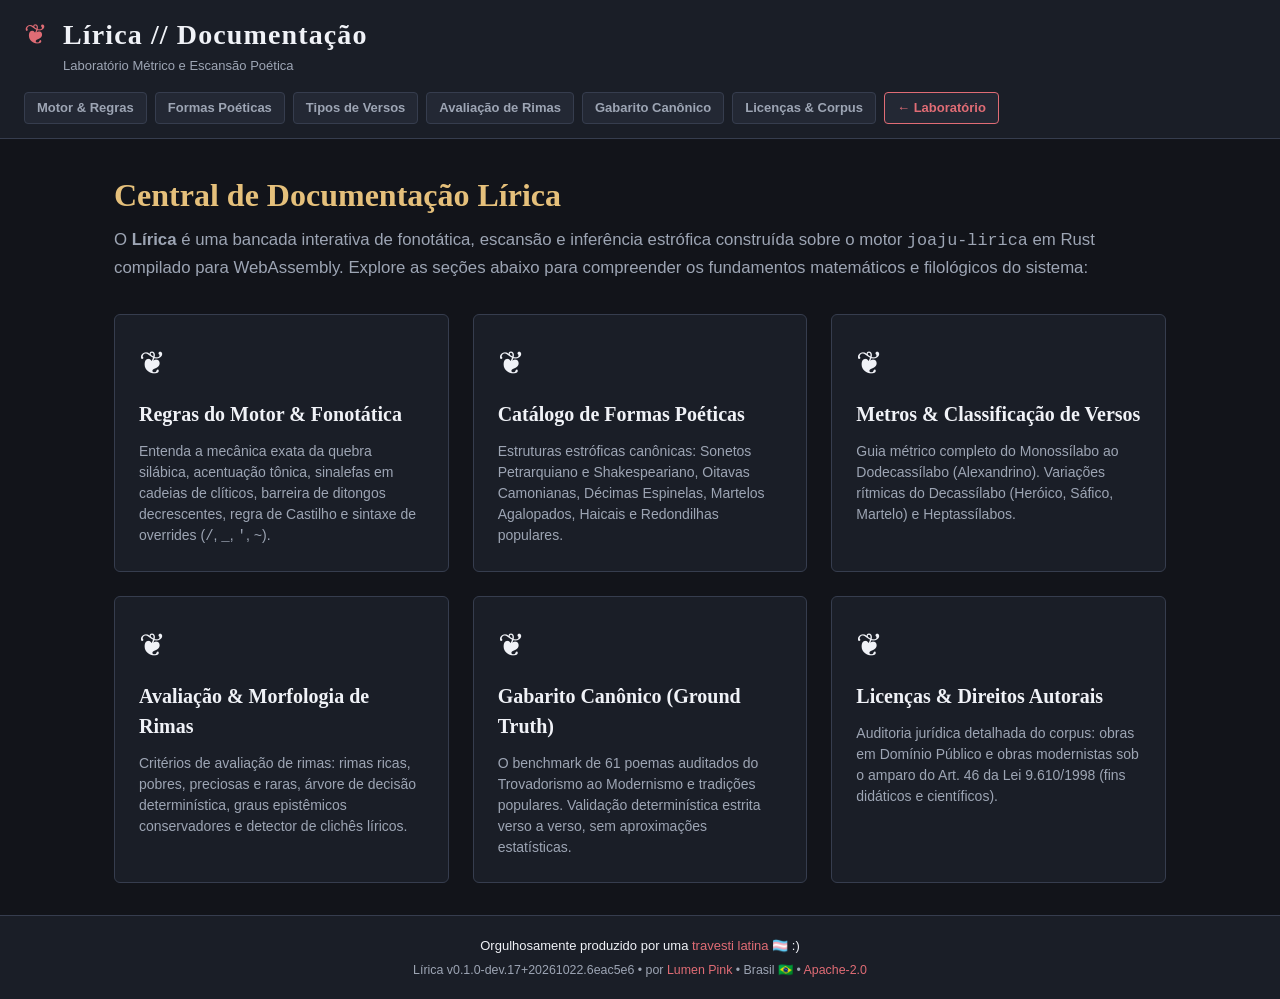
<file: site/docs/index.html>
<!DOCTYPE html>
<html lang="pt-BR">
<head>
  <meta charset="UTF-8">
  <meta name="viewport" content="width=device-width, initial-scale=1.0">
  <title>Documentação — Lírica // Laboratório Métrico e Escansão Poética</title>
  <meta name="description" content="Central de documentação oficial do Lírica: motor fonotático determinístico, catálogo de formas clássicas, tipos de versos e gabarito canônico.">
  <link rel="stylesheet" href="../style.css">
  <link rel="icon" href="data:image/svg+xml,<svg xmlns=%22http://www.w3.org/2000/svg%22 viewBox=%220 0 100 100%22><text y=%22.85em%22 font-size=%2280%22 fill=%22%234a2c2a%22>❦</text></svg>">
  <style>
    .docs-nav-bar {
      display: flex;
      gap: 0.5rem;
      align-items: center;
      flex-wrap: wrap;
    }
    .doc-tab {
      display: inline-flex;
      align-items: center;
      gap: 0.35rem;
      font-size: 0.8125rem;
      font-weight: 600;
      color: var(--text-secondary);
      background-color: var(--bg-tertiary);
      border: 1px solid var(--border-color);
      padding: 0.35rem 0.75rem;
      border-radius: var(--radius-sm);
      text-decoration: none;
      transition: all 0.15s ease;
    }
    .doc-tab:hover, .doc-tab.active {
      color: var(--accent-gold);
      background-color: var(--accent-gold-soft);
      border-color: var(--accent-gold);
    }
    .docs-portal-grid {
      display: grid;
      grid-template-columns: repeat(auto-fit, minmax(280px, 1fr));
      gap: 1.5rem;
      margin-top: 1rem;
    }
    .portal-card {
      background-color: var(--bg-secondary);
      border: 1px solid var(--border-color);
      border-radius: var(--radius-md);
      padding: 1.5rem;
      display: flex;
      flex-direction: column;
      gap: 0.75rem;
      text-decoration: none;
      color: inherit;
      transition: all 0.2s ease;
    }
    .portal-card:hover {
      border-color: var(--accent-gold);
      transform: translateY(-2px);
      box-shadow: 0 4px 12px rgba(0,0,0,0.3);
    }
    .portal-icon {
      font-size: 2rem;
    }
    .portal-title {
      font-family: var(--font-serif);
      font-size: 1.25rem;
      color: var(--text-primary);
    }
    .portal-desc {
      font-size: 0.875rem;
      color: var(--text-secondary);
      line-height: 1.5;
    }
  </style>
</head>
<body>
  <header class="app-header">
    <div class="header-brand">
      <div class="header-brand-left">
        <span class="logo-glyph" aria-hidden="true">❦</span>
        <div>
          <h1 class="app-title">Lírica // Documentação</h1>
          <p class="app-tagline">Laboratório Métrico e Escansão Poética</p>
        </div>
      </div>
      <div class="docs-nav-bar">
        <a href="regras.html" class="doc-tab">Motor & Regras</a>
        <a href="formas.html" class="doc-tab">Formas Poéticas</a>
        <a href="versos.html" class="doc-tab">Tipos de Versos</a>
        <a href="rimas.html" class="doc-tab">Avaliação de Rimas</a>
        <a href="gabarito.html" class="doc-tab">Gabarito Canônico</a>
        <a href="licencas.html" class="doc-tab">Licenças & Corpus</a>
        <a href="../index.html" class="doc-tab" style="border-color: var(--accent); color: var(--accent);">← Laboratório</a>
      </div>
    </div>
  </header>

  <main style="max-width: 1100px; margin: 2rem auto; padding: 0 1.5rem; width: 100%;">
    <section style="margin-bottom: 2rem;">
      <h2 style="font-family: var(--font-serif); font-size: 2rem; margin-bottom: 0.5rem; color: var(--accent-gold);">Central de Documentação Lírica</h2>
      <p style="color: var(--text-secondary); font-size: 1.05rem; line-height: 1.6;">
        O <strong>Lírica</strong> é uma bancada interativa de fonotática, escansão e inferência estrófica construída sobre o motor <code>joaju-lirica</code> em Rust compilado para WebAssembly. Explore as seções abaixo para compreender os fundamentos matemáticos e filológicos do sistema:
      </p>
    </section>

    <div class="docs-portal-grid">
      <a href="regras.html" class="portal-card">
        <span class="portal-icon">❦</span>
        <h3 class="portal-title">Regras do Motor & Fonotática</h3>
        <p class="portal-desc">
          Entenda a mecânica exata da quebra silábica, acentuação tônica, sinalefas em cadeias de clíticos, barreira de ditongos decrescentes, regra de Castilho e sintaxe de overrides (<code>/</code>, <code>_</code>, <code>'</code>, <code>~</code>).
        </p>
      </a>

      <a href="formas.html" class="portal-card">
        <span class="portal-icon">❦</span>
        <h3 class="portal-title">Catálogo de Formas Poéticas</h3>
        <p class="portal-desc">
          Estruturas estróficas canônicas: Sonetos Petrarquiano e Shakespeariano, Oitavas Camonianas, Décimas Espinelas, Martelos Agalopados, Haicais e Redondilhas populares.
        </p>
      </a>

      <a href="versos.html" class="portal-card">
        <span class="portal-icon">❦</span>
        <h3 class="portal-title">Metros & Classificação de Versos</h3>
        <p class="portal-desc">
          Guia métrico completo do Monossílabo ao Dodecassílabo (Alexandrino). Variações rítmicas do Decassílabo (Heróico, Sáfico, Martelo) e Heptassílabos.
        </p>
      </a>

      <a href="rimas.html" class="portal-card">
        <span class="portal-icon">❦</span>
        <h3 class="portal-title">Avaliação & Morfologia de Rimas</h3>
        <p class="portal-desc">
          Critérios de avaliação de rimas: rimas ricas, pobres, preciosas e raras, árvore de decisão determinística, graus epistêmicos conservadores e detector de clichês líricos.
        </p>
      </a>

      <a href="gabarito.html" class="portal-card">
        <span class="portal-icon">❦</span>
        <h3 class="portal-title">Gabarito Canônico (Ground Truth)</h3>
        <p class="portal-desc">
          O benchmark de 61 poemas auditados do Trovadorismo ao Modernismo e tradições populares. Validação determinística estrita verso a verso, sem aproximações estatísticas.
        </p>
      </a>

      <a href="licencas.html" class="portal-card">
        <span class="portal-icon">❦</span>
        <h3 class="portal-title">Licenças & Direitos Autorais</h3>
        <p class="portal-desc">
          Auditoria jurídica detalhada do corpus: obras em Domínio Público e obras modernistas sob o amparo do Art. 46 da Lei 9.610/1998 (fins didáticos e científicos).
        </p>
      </a>
    </div>
  </main>

  <footer class="app-footer">
    <div class="footer-inner">
      <p class="footer-identity">
        Orgulhosamente produzido por uma <a href="https://travesti.2lp.in/pt/" target="_blank" rel="noopener">travesti latina</a> 🏳️‍⚧️ :)
      </p>
      <p class="footer-metadata">
        Lírica <span id="lbl-versao">v0.1.0-dev.17+20261022.6eac5e6</span> • por <a href="https://lumen.pink" target="_blank" rel="noopener">Lumen Pink</a> • Brasil 🇧🇷 • <a href="https://git.2lp.in/lumen/lirica/src/branch/main/LICENSE" target="_blank" rel="noopener">Apache-2.0</a>
      </p>
    </div>
  </footer>
</body>
</html>
</file>
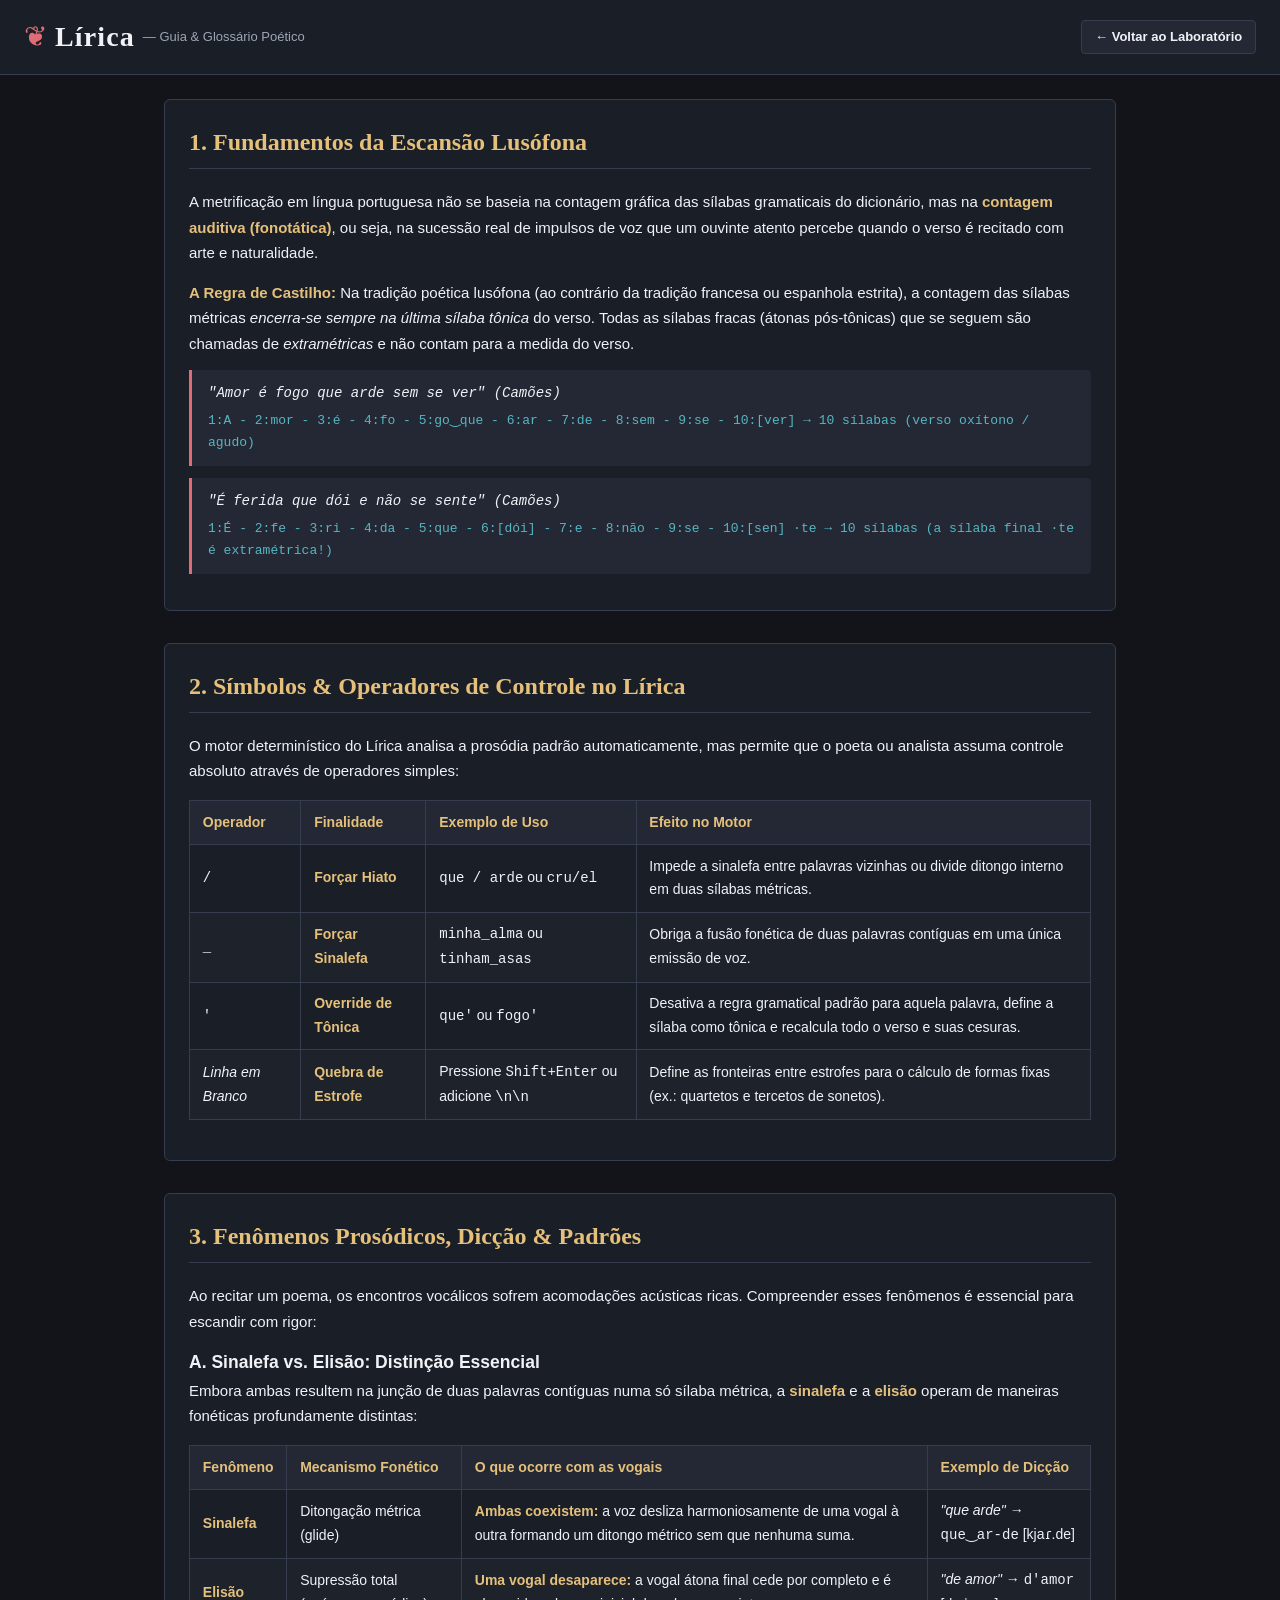
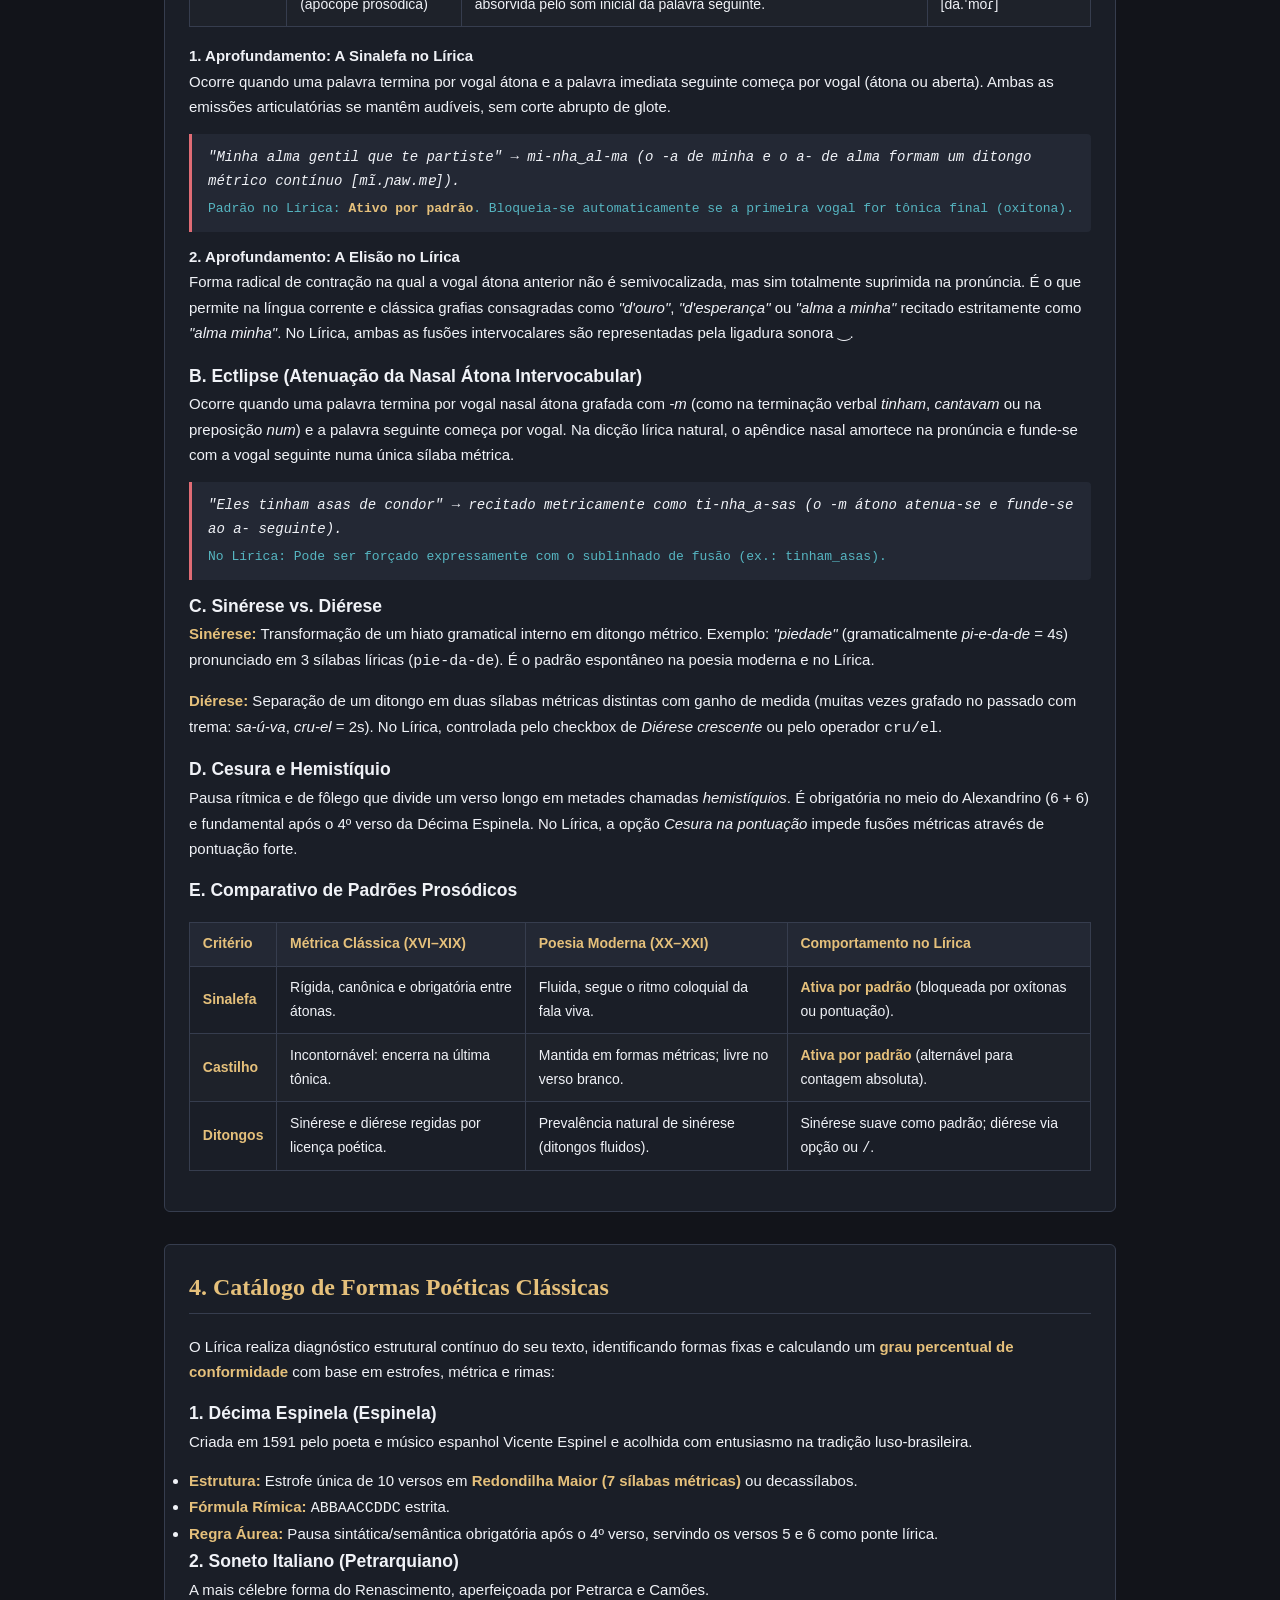
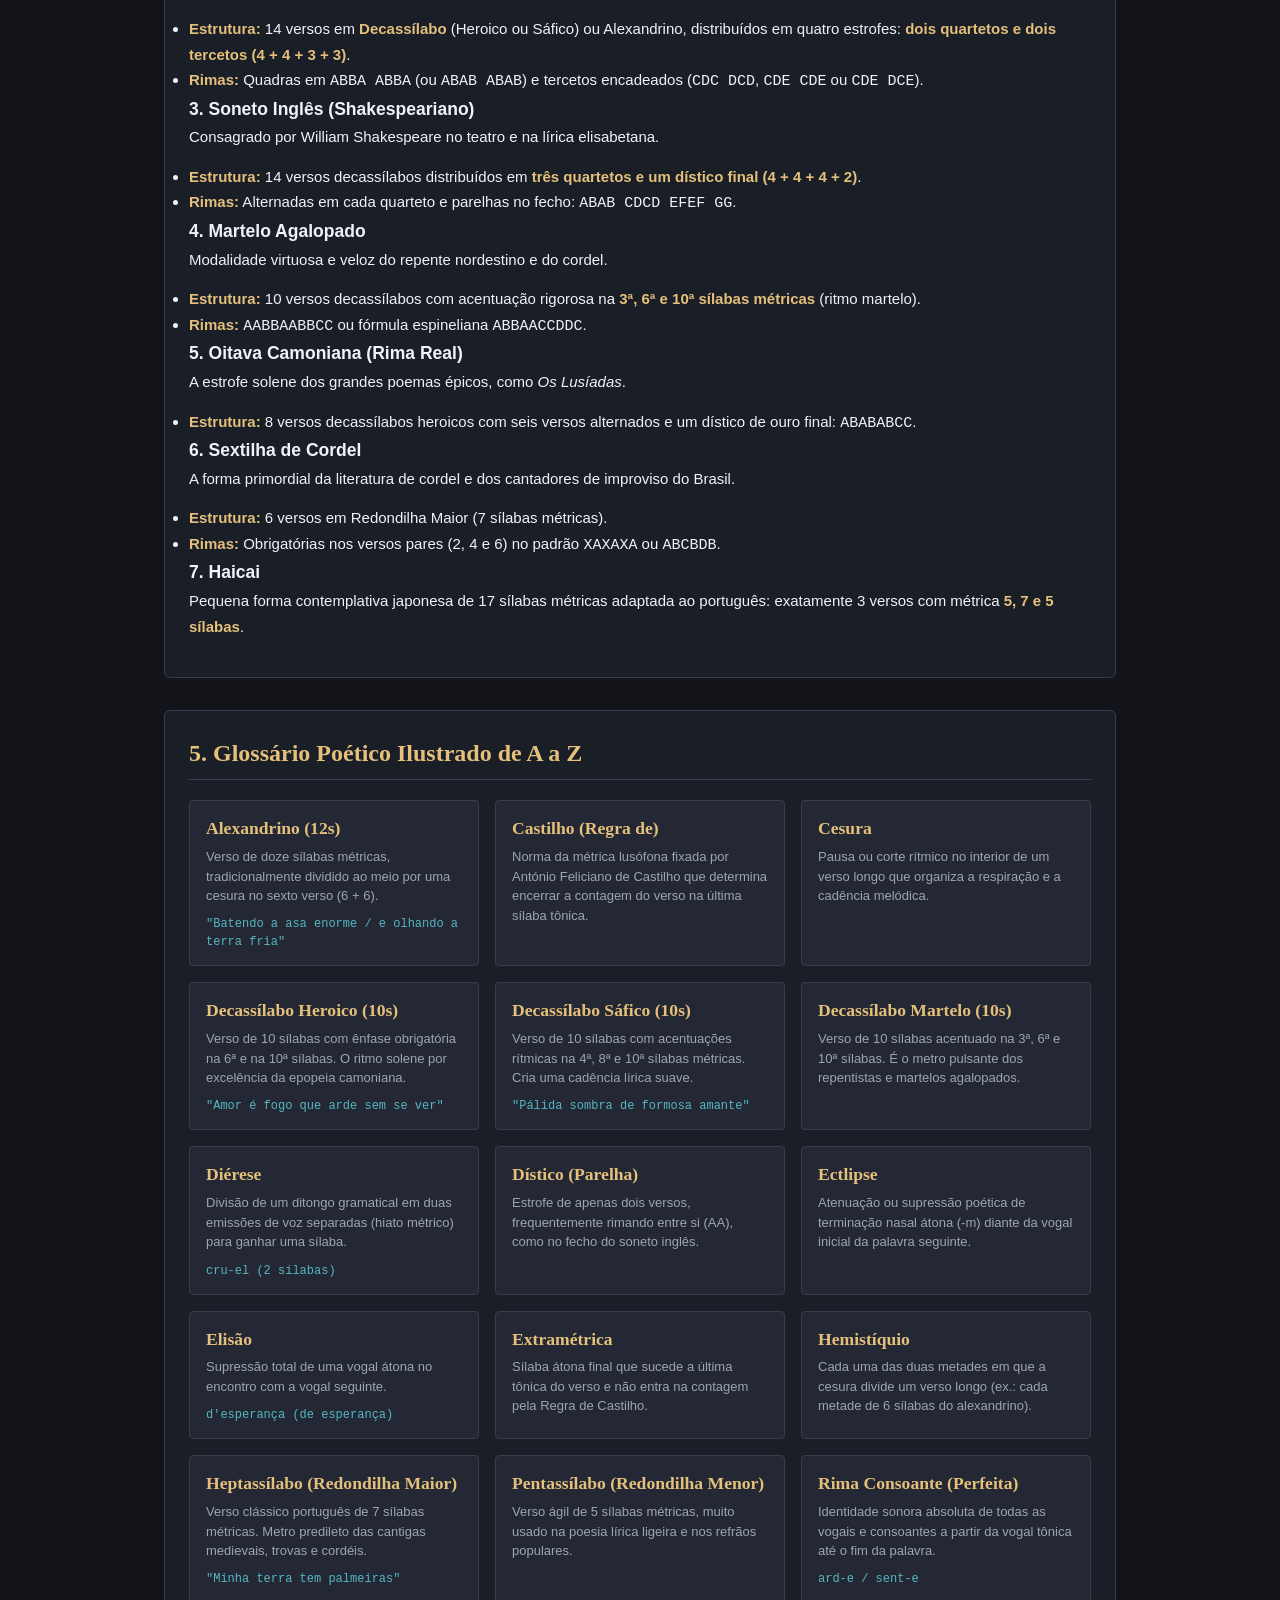
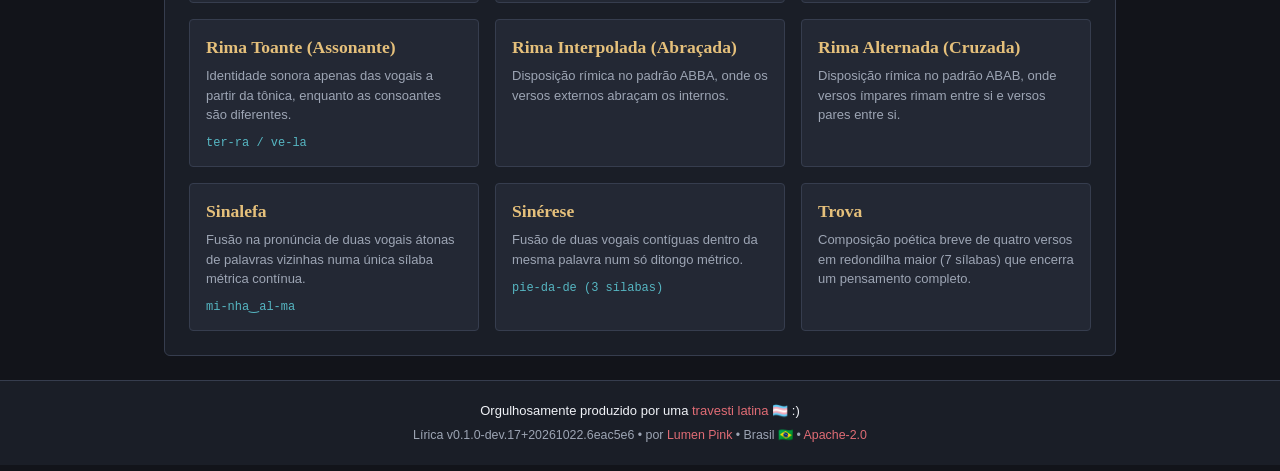
<file: site/ajuda.html>
<!DOCTYPE html>
<html lang="pt-BR">
<head>
  <meta charset="UTF-8">
  <meta name="viewport" content="width=device-width, initial-scale=1.0">
  <title>Guia & Glossário Poético — Lírica</title>
  <meta name="description" content="Guia completo de metrificação lusófona, escansão poética, fenômenos prosódicos, catálogo de formas clássicas e glossário de A a Z.">
  <link rel="stylesheet" href="style.css">
  <link rel="icon" href="data:image/svg+xml,<svg xmlns=%22http://www.w3.org/2000/svg%22 viewBox=%220 0 100 100%22><text y=%22.85em%22 font-size=%2280%22 fill=%22%234a2c2a%22>❦</text></svg>">
  <style>
    .help-container {
      max-width: 1000px;
      margin: 0 auto;
      padding: 1.5rem;
      display: flex;
      flex-direction: column;
      gap: 2rem;
    }

    .help-header {
      background-color: var(--bg-secondary);
      border-bottom: 1px solid var(--border-color);
      padding: 1rem 1.5rem;
      display: flex;
      justify-content: space-between;
      align-items: center;
      flex-wrap: wrap;
      gap: 1rem;
    }

    .btn-back {
      display: inline-flex;
      align-items: center;
      gap: 0.4rem;
      color: var(--text-primary);
      background-color: var(--bg-tertiary);
      border: 1px solid var(--border-color);
      padding: 0.4rem 0.8rem;
      border-radius: var(--radius-sm);
      text-decoration: none;
      font-size: 0.8125rem;
      font-weight: 600;
      transition: all 0.15s ease;
    }

    .btn-back:hover {
      background-color: var(--accent-soft);
      border-color: var(--accent);
      color: var(--accent);
    }

    .help-section {
      background-color: var(--bg-secondary);
      border: 1px solid var(--border-color);
      border-radius: var(--radius-md);
      padding: 1.5rem;
      display: flex;
      flex-direction: column;
      gap: 1.25rem;
    }

    .section-title {
      font-family: var(--font-serif);
      font-size: 1.5rem;
      font-weight: 700;
      color: var(--accent-gold);
      border-bottom: 1px solid var(--border-color);
      padding-bottom: 0.5rem;
      display: flex;
      align-items: center;
      gap: 0.5rem;
    }

    .prose {
      font-size: 0.9375rem;
      line-height: 1.7;
      color: var(--text-primary);
    }

    .prose p {
      margin-bottom: 0.875rem;
    }

    .prose strong {
      color: var(--accent-gold);
    }

    .example-box {
      background-color: var(--bg-tertiary);
      border-left: 3px solid var(--accent);
      padding: 0.75rem 1rem;
      border-radius: 0 var(--radius-sm) var(--radius-sm) 0;
      font-family: var(--font-mono);
      font-size: 0.875rem;
      margin: 0.75rem 0;
    }

    .example-verse {
      color: var(--text-primary);
      font-style: italic;
    }

    .example-scansion {
      color: var(--accent-cyan);
      margin-top: 0.25rem;
      font-size: 0.8125rem;
    }

    .comparison-table {
      width: 100%;
      border-collapse: collapse;
      margin: 1rem 0;
      font-size: 0.875rem;
    }

    .comparison-table th, .comparison-table td {
      border: 1px solid var(--border-color);
      padding: 0.6rem 0.8rem;
      text-align: left;
    }

    .comparison-table th {
      background-color: var(--bg-tertiary);
      color: var(--accent-gold);
      font-weight: 700;
    }

    .comparison-table tr:nth-child(even) {
      background-color: rgba(255, 255, 255, 0.015);
    }

    .glossary-grid {
      display: grid;
      grid-template-columns: repeat(auto-fit, minmax(280px, 1fr));
      gap: 1rem;
    }

    .glossary-card {
      background-color: var(--bg-tertiary);
      border: 1px solid var(--border-color);
      border-radius: var(--radius-sm);
      padding: 0.875rem 1rem;
      display: flex;
      flex-direction: column;
      gap: 0.35rem;
    }

    .glossary-term {
      font-family: var(--font-serif);
      font-size: 1.1rem;
      font-weight: 700;
      color: var(--accent-gold);
      display: flex;
      align-items: center;
      gap: 0.35rem;
    }

    .glossary-def {
      font-size: 0.8125rem;
      color: var(--text-secondary);
      line-height: 1.5;
    }

    .glossary-ex {
      font-family: var(--font-mono);
      font-size: 0.75rem;
      color: var(--accent-cyan);
      margin-top: 0.25rem;
    }
  </style>
</head>
<body>
  <header class="help-header">
    <div class="logo-group">
      <span class="logo-glyph" aria-hidden="true">❦</span>
      <h1 class="app-title">Lírica</h1>
      <span class="app-tagline">— Guia & Glossário Poético</span>
    </div>
    <a href="index.html" class="btn-back">← Voltar ao Laboratório</a>
  </header>

  <main class="help-container">
    <!-- Seção 1: Fundamentos da Métrica Lusófona -->
    <section class="help-section">
      <h2 class="section-title">1. Fundamentos da Escansão Lusófona</h2>
      <div class="prose">
        <p>
          A metrificação em língua portuguesa não se baseia na contagem gráfica das sílabas gramaticais do dicionário, mas na <strong>contagem auditiva (fonotática)</strong>, ou seja, na sucessão real de impulsos de voz que um ouvinte atento percebe quando o verso é recitado com arte e naturalidade.
        </p>
        <p>
          <strong>A Regra de Castilho:</strong> Na tradição poética lusófona (ao contrário da tradição francesa ou espanhola estrita), a contagem das sílabas métricas <em>encerra-se sempre na última sílaba tônica</em> do verso. Todas as sílabas fracas (átonas pós-tônicas) que se seguem são chamadas de <em>extramétricas</em> e não contam para a medida do verso.
        </p>
        <div class="example-box">
          <div class="example-verse">"Amor é fogo que arde sem se ver" (Camões)</div>
          <div class="example-scansion">1:A - 2:mor - 3:é - 4:fo - 5:go‿que - 6:ar - 7:de - 8:sem - 9:se - 10:[ver] → 10 sílabas (verso oxítono / agudo)</div>
        </div>
        <div class="example-box">
          <div class="example-verse">"É ferida que dói e não se sente" (Camões)</div>
          <div class="example-scansion">1:É - 2:fe - 3:ri - 4:da - 5:que - 6:[dói] - 7:e - 8:não - 9:se - 10:[sen] ·te → 10 sílabas (a sílaba final ·te é extramétrica!)</div>
        </div>
      </div>
    </section>

    <!-- Seção 2: Operadores de Controle -->
    <section class="help-section">
      <h2 class="section-title">2. Símbolos & Operadores de Controle no Lírica</h2>
      <div class="prose">
        <p>
          O motor determinístico do Lírica analisa a prosódia padrão automaticamente, mas permite que o poeta ou analista assuma controle absoluto através de operadores simples:
        </p>
        <table class="comparison-table">
          <thead>
            <tr>
              <th>Operador</th>
              <th>Finalidade</th>
              <th>Exemplo de Uso</th>
              <th>Efeito no Motor</th>
            </tr>
          </thead>
          <tbody>
            <tr>
              <td><code>/</code></td>
              <td><strong>Forçar Hiato</strong></td>
              <td><code>que / arde</code> ou <code>cru/el</code></td>
              <td>Impede a sinalefa entre palavras vizinhas ou divide ditongo interno em duas sílabas métricas.</td>
            </tr>
            <tr>
              <td><code>_</code></td>
              <td><strong>Forçar Sinalefa</strong></td>
              <td><code>minha_alma</code> ou <code>tinham_asas</code></td>
              <td>Obriga a fusão fonética de duas palavras contíguas em uma única emissão de voz.</td>
            </tr>
            <tr>
              <td><code>'</code></td>
              <td><strong>Override de Tônica</strong></td>
              <td><code>que'</code> ou <code>fogo'</code></td>
              <td>Desativa a regra gramatical padrão para aquela palavra, define a sílaba como tônica e recalcula todo o verso e suas cesuras.</td>
            </tr>
            <tr>
              <td><em>Linha em Branco</em></td>
              <td><strong>Quebra de Estrofe</strong></td>
              <td>Pressione <code>Shift+Enter</code> ou adicione <code>\n\n</code></td>
              <td>Define as fronteiras entre estrofes para o cálculo de formas fixas (ex.: quartetos e tercetos de sonetos).</td>
            </tr>
          </tbody>
        </table>
      </div>
    </section>

    <!-- Seção 3: Fenômenos Prosódicos -->
    <section class="help-section">
      <h2 class="section-title">3. Fenômenos Prosódicos, Dicção & Padrões</h2>
      <div class="prose">
        <p>
          Ao recitar um poema, os encontros vocálicos sofrem acomodações acústicas ricas. Compreender esses fenômenos é essencial para escandir com rigor:
        </p>

        <h3>A. Sinalefa vs. Elisão: Distinção Essencial</h3>
        <p>
          Embora ambas resultem na junção de duas palavras contíguas numa só sílaba métrica, a <strong>sinalefa</strong> e a <strong>elisão</strong> operam de maneiras fonéticas profundamente distintas:
        </p>
        <table class="comparison-table">
          <thead>
            <tr>
              <th>Fenômeno</th>
              <th>Mecanismo Fonético</th>
              <th>O que ocorre com as vogais</th>
              <th>Exemplo de Dicção</th>
            </tr>
          </thead>
          <tbody>
            <tr>
              <td><strong>Sinalefa</strong></td>
              <td>Ditongação métrica (glide)</td>
              <td><strong>Ambas coexistem:</strong> a voz desliza harmoniosamente de uma vogal à outra formando um ditongo métrico sem que nenhuma suma.</td>
              <td><em>"que arde"</em> → <code>que‿ar-de</code> [kjaɾ.de]</td>
            </tr>
            <tr>
              <td><strong>Elisão</strong></td>
              <td>Supressão total (apócope prosódica)</td>
              <td><strong>Uma vogal desaparece:</strong> a vogal átona final cede por completo e é absorvida pelo som inicial da palavra seguinte.</td>
              <td><em>"de amor"</em> → <code>d'amor</code> [da.ˈmoɾ]</td>
            </tr>
          </tbody>
        </table>

        <h4>1. Aprofundamento: A Sinalefa no Lírica</h4>
        <p>
          Ocorre quando uma palavra termina por vogal átona e a palavra imediata seguinte começa por vogal (átona ou aberta). Ambas as emissões articulatórias se mantêm audíveis, sem corte abrupto de glote.
        </p>
        <div class="example-box">
          <div class="example-verse">"Minha alma gentil que te partiste" → <code>mi-nha‿al-ma</code> (o <em>-a</em> de minha e o <em>a-</em> de alma formam um ditongo métrico contínuo [mĩ.ɲaw.mɐ]).</div>
          <div class="example-scansion">Padrão no Lírica: <strong>Ativo por padrão</strong>. Bloqueia-se automaticamente se a primeira vogal for tônica final (oxítona).</div>
        </div>

        <h4>2. Aprofundamento: A Elisão no Lírica</h4>
        <p>
          Forma radical de contração na qual a vogal átona anterior não é semivocalizada, mas sim totalmente suprimida na pronúncia. É o que permite na língua corrente e clássica grafias consagradas como <em>"d'ouro"</em>, <em>"d'esperança"</em> ou <em>"alma a minha"</em> recitado estritamente como <em>"alma minha"</em>. No Lírica, ambas as fusões intervocalares são representadas pela ligadura sonora <code>‿</code>.
        </p>

        <h3>B. Ectlipse (Atenuação da Nasal Átona Intervocabular)</h3>
        <p>
          Ocorre quando uma palavra termina por vogal nasal átona grafada com <em>-m</em> (como na terminação verbal <em>tinham</em>, <em>cantavam</em> ou na preposição <em>num</em>) e a palavra seguinte começa por vogal. Na dicção lírica natural, o apêndice nasal amortece na pronúncia e funde-se com a vogal seguinte numa única sílaba métrica.
        </p>
        <div class="example-box">
          <div class="example-verse">"Eles tinham asas de condor" → recitado metricamente como <code>ti-nha‿a-sas</code> (o <em>-m</em> átono atenua-se e funde-se ao <em>a-</em> seguinte).</div>
          <div class="example-scansion">No Lírica: Pode ser forçado expressamente com o sublinhado de fusão (ex.: <code>tinham_asas</code>).</div>
        </div>

        <h3>C. Sinérese vs. Diérese</h3>
        <p>
          <strong>Sinérese:</strong> Transformação de um hiato gramatical interno em ditongo métrico. Exemplo: <em>"piedade"</em> (gramaticalmente <em>pi-e-da-de</em> = 4s) pronunciado em 3 sílabas líricas (<code>pie-da-de</code>). É o padrão espontâneo na poesia moderna e no Lírica.
        </p>
        <p>
          <strong>Diérese:</strong> Separação de um ditongo em duas sílabas métricas distintas com ganho de medida (muitas vezes grafado no passado com trema: <em>sa-ú-va</em>, <em>cru-el</em> = 2s). No Lírica, controlada pelo checkbox de <em>Diérese crescente</em> ou pelo operador <code>cru/el</code>.
        </p>

        <h3>D. Cesura e Hemistíquio</h3>
        <p>
          Pausa rítmica e de fôlego que divide um verso longo em metades chamadas <em>hemistíquios</em>. É obrigatória no meio do Alexandrino (6 + 6) e fundamental após o 4º verso da Décima Espinela. No Lírica, a opção <em>Cesura na pontuação</em> impede fusões métricas através de pontuação forte.
        </p>

        <h3>E. Comparativo de Padrões Prosódicos</h3>
        <table class="comparison-table">
          <thead>
            <tr>
              <th>Critério</th>
              <th>Métrica Clássica (XVI–XIX)</th>
              <th>Poesia Moderna (XX–XXI)</th>
              <th>Comportamento no Lírica</th>
            </tr>
          </thead>
          <tbody>
            <tr>
              <td><strong>Sinalefa</strong></td>
              <td>Rígida, canônica e obrigatória entre átonas.</td>
              <td>Fluida, segue o ritmo coloquial da fala viva.</td>
              <td><strong>Ativa por padrão</strong> (bloqueada por oxítonas ou pontuação).</td>
            </tr>
            <tr>
              <td><strong>Castilho</strong></td>
              <td>Incontornável: encerra na última tônica.</td>
              <td>Mantida em formas métricas; livre no verso branco.</td>
              <td><strong>Ativa por padrão</strong> (alternável para contagem absoluta).</td>
            </tr>
            <tr>
              <td><strong>Ditongos</strong></td>
              <td>Sinérese e diérese regidas por licença poética.</td>
              <td>Prevalência natural de sinérese (ditongos fluidos).</td>
              <td>Sinérese suave como padrão; diérese via opção ou <code>/</code>.</td>
            </tr>
          </tbody>
        </table>
      </div>
    </section>

    <!-- Seção 4: Catálogo de Formas Poéticas Clássicas -->
    <section class="help-section">
      <h2 class="section-title">4. Catálogo de Formas Poéticas Clássicas</h2>
      <div class="prose">
        <p>
          O Lírica realiza diagnóstico estrutural contínuo do seu texto, identificando formas fixas e calculando um <strong>grau percentual de conformidade</strong> com base em estrofes, métrica e rimas:
        </p>

        <h3>1. Décima Espinela (Espinela)</h3>
        <p>
          Criada em 1591 pelo poeta e músico espanhol Vicente Espinel e acolhida com entusiasmo na tradição luso-brasileira.
        </p>
        <ul>
          <li><strong>Estrutura:</strong> Estrofe única de 10 versos em <strong>Redondilha Maior (7 sílabas métricas)</strong> ou decassílabos.</li>
          <li><strong>Fórmula Rímica:</strong> <code>ABBAACCDDC</code> estrita.</li>
          <li><strong>Regra Áurea:</strong> Pausa sintática/semântica obrigatória após o 4º verso, servindo os versos 5 e 6 como ponte lírica.</li>
        </ul>

        <h3>2. Soneto Italiano (Petrarquiano)</h3>
        <p>
          A mais célebre forma do Renascimento, aperfeiçoada por Petrarca e Camões.
        </p>
        <ul>
          <li><strong>Estrutura:</strong> 14 versos em <strong>Decassílabo</strong> (Heroico ou Sáfico) ou Alexandrino, distribuídos em quatro estrofes: <strong>dois quartetos e dois tercetos (4 + 4 + 3 + 3)</strong>.</li>
          <li><strong>Rimas:</strong> Quadras em <code>ABBA ABBA</code> (ou <code>ABAB ABAB</code>) e tercetos encadeados (<code>CDC DCD</code>, <code>CDE CDE</code> ou <code>CDE DCE</code>).</li>
        </ul>

        <h3>3. Soneto Inglês (Shakespeariano)</h3>
        <p>
          Consagrado por William Shakespeare no teatro e na lírica elisabetana.
        </p>
        <ul>
          <li><strong>Estrutura:</strong> 14 versos decassílabos distribuídos em <strong>três quartetos e um dístico final (4 + 4 + 4 + 2)</strong>.</li>
          <li><strong>Rimas:</strong> Alternadas em cada quarteto e parelhas no fecho: <code>ABAB CDCD EFEF GG</code>.</li>
        </ul>

        <h3>4. Martelo Agalopado</h3>
        <p>
          Modalidade virtuosa e veloz do repente nordestino e do cordel.
        </p>
        <ul>
          <li><strong>Estrutura:</strong> 10 versos decassílabos com acentuação rigorosa na <strong>3ª, 6ª e 10ª sílabas métricas</strong> (ritmo martelo).</li>
          <li><strong>Rimas:</strong> <code>AABBAABBCC</code> ou fórmula espineliana <code>ABBAACCDDC</code>.</li>
        </ul>

        <h3>5. Oitava Camoniana (Rima Real)</h3>
        <p>
          A estrofe solene dos grandes poemas épicos, como <em>Os Lusíadas</em>.
        </p>
        <ul>
          <li><strong>Estrutura:</strong> 8 versos decassílabos heroicos com seis versos alternados e um dístico de ouro final: <code>ABABABCC</code>.</li>
        </ul>

        <h3>6. Sextilha de Cordel</h3>
        <p>
          A forma primordial da literatura de cordel e dos cantadores de improviso do Brasil.
        </p>
        <ul>
          <li><strong>Estrutura:</strong> 6 versos em Redondilha Maior (7 sílabas métricas).</li>
          <li><strong>Rimas:</strong> Obrigatórias nos versos pares (2, 4 e 6) no padrão <code>XAXAXA</code> ou <code>ABCBDB</code>.</li>
        </ul>

        <h3>7. Haicai</h3>
        <p>
          Pequena forma contemplativa japonesa de 17 sílabas métricas adaptada ao português: exatamente 3 versos com métrica <strong>5, 7 e 5 sílabas</strong>.
        </p>
      </div>
    </section>

    <!-- Seção 5: Glossário Poético de A a Z -->
    <section class="help-section">
      <h2 class="section-title">5. Glossário Poético Ilustrado de A a Z</h2>
      <div class="glossary-grid">
        <div class="glossary-card">
          <div class="glossary-term">Alexandrino (12s)</div>
          <div class="glossary-def">Verso de doze sílabas métricas, tradicionalmente dividido ao meio por uma cesura no sexto verso (6 + 6).</div>
          <div class="glossary-ex">"Batendo a asa enorme / e olhando a terra fria"</div>
        </div>

        <div class="glossary-card">
          <div class="glossary-term">Castilho (Regra de)</div>
          <div class="glossary-def">Norma da métrica lusófona fixada por António Feliciano de Castilho que determina encerrar a contagem do verso na última sílaba tônica.</div>
        </div>

        <div class="glossary-card">
          <div class="glossary-term">Cesura</div>
          <div class="glossary-def">Pausa ou corte rítmico no interior de um verso longo que organiza a respiração e a cadência melódica.</div>
        </div>

        <div class="glossary-card">
          <div class="glossary-term">Decassílabo Heroico (10s)</div>
          <div class="glossary-def">Verso de 10 sílabas com ênfase obrigatória na 6ª e na 10ª sílabas. O ritmo solene por excelência da epopeia camoniana.</div>
          <div class="glossary-ex">"Amor é fogo que arde sem se ver"</div>
        </div>

        <div class="glossary-card">
          <div class="glossary-term">Decassílabo Sáfico (10s)</div>
          <div class="glossary-def">Verso de 10 sílabas com acentuações rítmicas na 4ª, 8ª e 10ª sílabas métricas. Cria uma cadência lírica suave.</div>
          <div class="glossary-ex">"Pálida sombra de formosa amante"</div>
        </div>

        <div class="glossary-card">
          <div class="glossary-term">Decassílabo Martelo (10s)</div>
          <div class="glossary-def">Verso de 10 sílabas acentuado na 3ª, 6ª e 10ª sílabas. É o metro pulsante dos repentistas e martelos agalopados.</div>
        </div>

        <div class="glossary-card">
          <div class="glossary-term">Diérese</div>
          <div class="glossary-def">Divisão de um ditongo gramatical em duas emissões de voz separadas (hiato métrico) para ganhar uma sílaba.</div>
          <div class="glossary-ex">cru-el (2 sílabas)</div>
        </div>

        <div class="glossary-card">
          <div class="glossary-term">Dístico (Parelha)</div>
          <div class="glossary-def">Estrofe de apenas dois versos, frequentemente rimando entre si (AA), como no fecho do soneto inglês.</div>
        </div>

        <div class="glossary-card">
          <div class="glossary-term">Ectlipse</div>
          <div class="glossary-def">Atenuação ou supressão poética de terminação nasal átona (-m) diante da vogal inicial da palavra seguinte.</div>
        </div>

        <div class="glossary-card">
          <div class="glossary-term">Elisão</div>
          <div class="glossary-def">Supressão total de uma vogal átona no encontro com a vogal seguinte.</div>
          <div class="glossary-ex">d'esperança (de esperança)</div>
        </div>

        <div class="glossary-card">
          <div class="glossary-term">Extramétrica</div>
          <div class="glossary-def">Sílaba átona final que sucede a última tônica do verso e não entra na contagem pela Regra de Castilho.</div>
        </div>

        <div class="glossary-card">
          <div class="glossary-term">Hemistíquio</div>
          <div class="glossary-def">Cada uma das duas metades em que a cesura divide um verso longo (ex.: cada metade de 6 sílabas do alexandrino).</div>
        </div>

        <div class="glossary-card">
          <div class="glossary-term">Heptassílabo (Redondilha Maior)</div>
          <div class="glossary-def">Verso clássico português de 7 sílabas métricas. Metro predileto das cantigas medievais, trovas e cordéis.</div>
          <div class="glossary-ex">"Minha terra tem palmeiras"</div>
        </div>

        <div class="glossary-card">
          <div class="glossary-term">Pentassílabo (Redondilha Menor)</div>
          <div class="glossary-def">Verso ágil de 5 sílabas métricas, muito usado na poesia lírica ligeira e nos refrãos populares.</div>
        </div>

        <div class="glossary-card">
          <div class="glossary-term">Rima Consoante (Perfeita)</div>
          <div class="glossary-def">Identidade sonora absoluta de todas as vogais e consoantes a partir da vogal tônica até o fim da palavra.</div>
          <div class="glossary-ex">ard-e / sent-e</div>
        </div>

        <div class="glossary-card">
          <div class="glossary-term">Rima Toante (Assonante)</div>
          <div class="glossary-def">Identidade sonora apenas das vogais a partir da tônica, enquanto as consoantes são diferentes.</div>
          <div class="glossary-ex">ter-ra / ve-la</div>
        </div>

        <div class="glossary-card">
          <div class="glossary-term">Rima Interpolada (Abraçada)</div>
          <div class="glossary-def">Disposição rímica no padrão ABBA, onde os versos externos abraçam os internos.</div>
        </div>

        <div class="glossary-card">
          <div class="glossary-term">Rima Alternada (Cruzada)</div>
          <div class="glossary-def">Disposição rímica no padrão ABAB, onde versos ímpares rimam entre si e versos pares entre si.</div>
        </div>

        <div class="glossary-card">
          <div class="glossary-term">Sinalefa</div>
          <div class="glossary-def">Fusão na pronúncia de duas vogais átonas de palavras vizinhas numa única sílaba métrica contínua.</div>
          <div class="glossary-ex">mi-nha‿al-ma</div>
        </div>

        <div class="glossary-card">
          <div class="glossary-term">Sinérese</div>
          <div class="glossary-def">Fusão de duas vogais contíguas dentro da mesma palavra num só ditongo métrico.</div>
          <div class="glossary-ex">pie-da-de (3 sílabas)</div>
        </div>

        <div class="glossary-card">
          <div class="glossary-term">Trova</div>
          <div class="glossary-def">Composição poética breve de quatro versos em redondilha maior (7 sílabas) que encerra um pensamento completo.</div>
        </div>
      </div>
    </section>
  </main>

  <footer class="app-footer">
    <div class="footer-inner">
      <p class="footer-identity">
        Orgulhosamente produzido por uma <a href="https://travesti.2lp.in/pt/" target="_blank" rel="noopener">travesti latina</a> 🏳️‍⚧️ :)
      </p>
      <p class="footer-metadata">
        Lírica <span id="lbl-versao">v0.1.0-dev.17+20261022.6eac5e6</span> • por <a href="https://lumen.pink" target="_blank" rel="noopener">Lumen Pink</a> • Brasil 🇧🇷 • <a href="https://git.2lp.in/lumen/lirica/src/branch/main/LICENSE" target="_blank" rel="noopener">Apache-2.0</a>
      </p>
    </div>
  </footer>
</body>
</html>
</file>
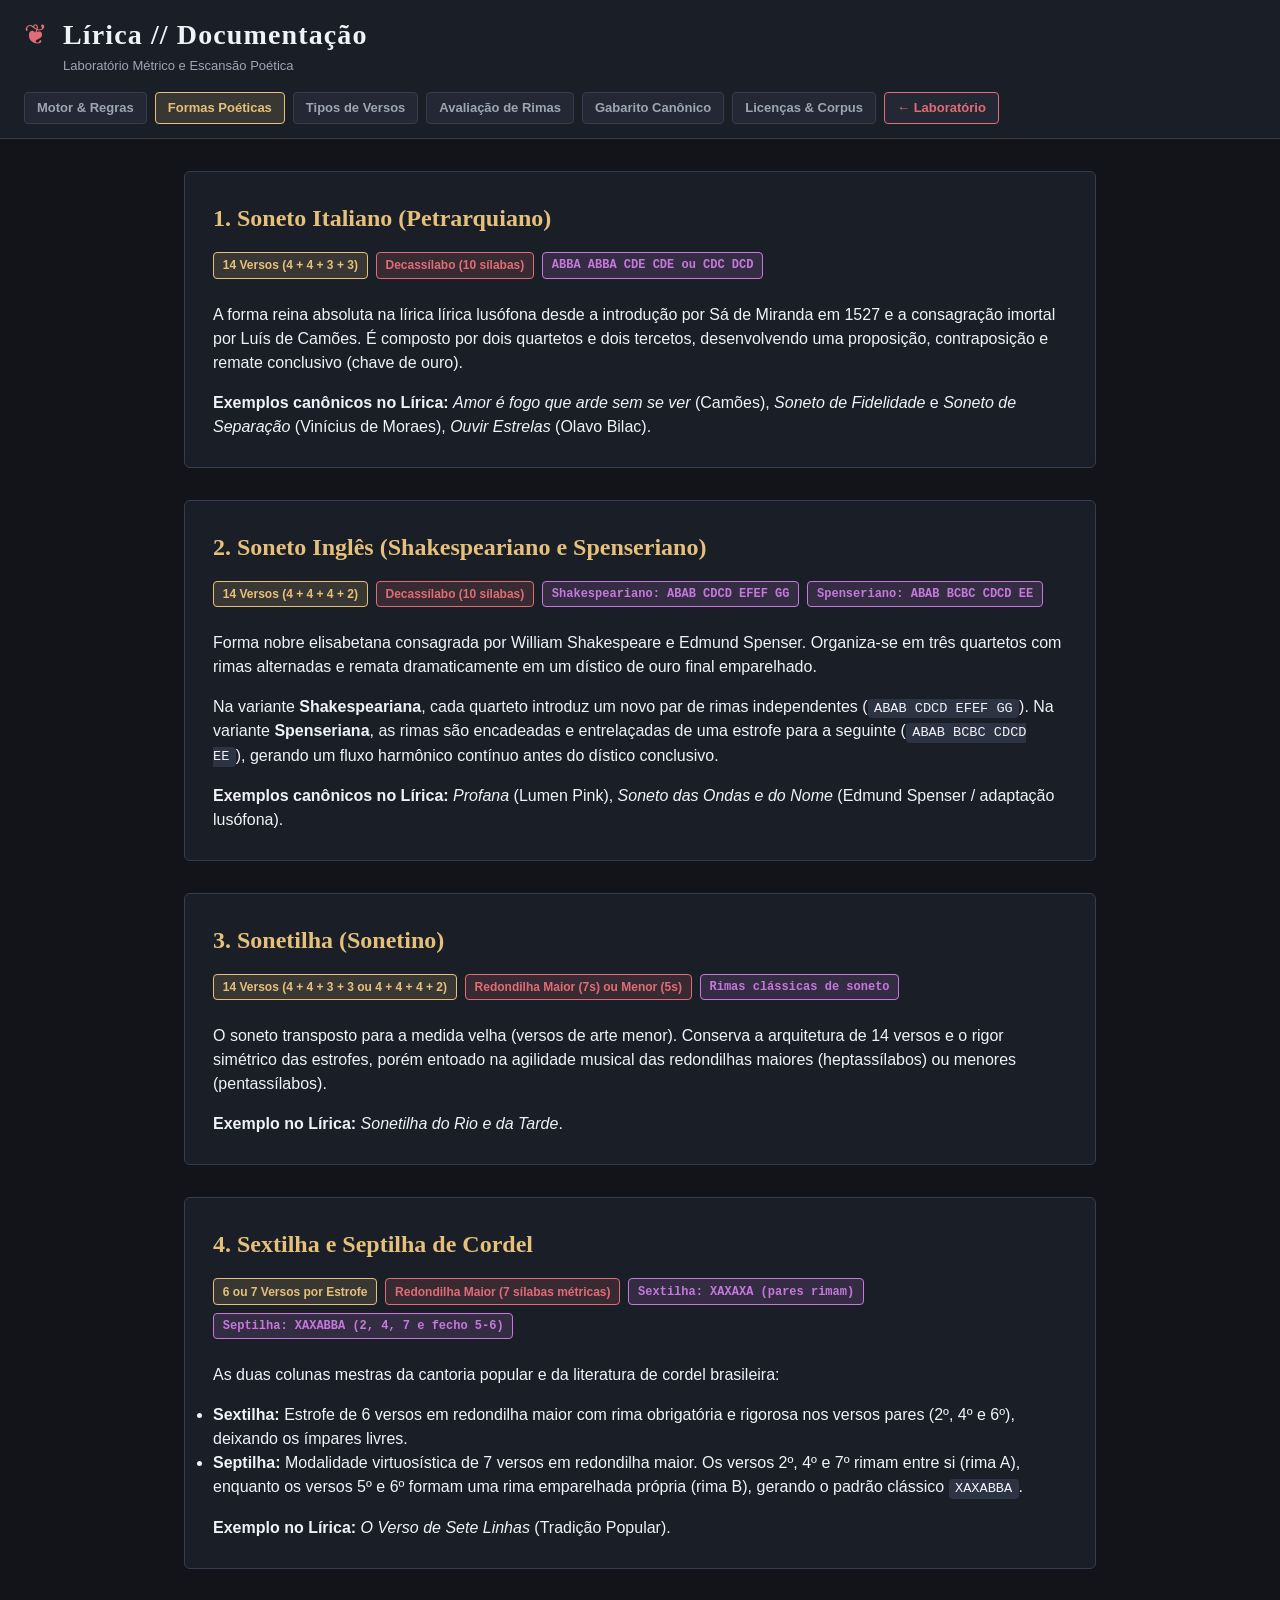
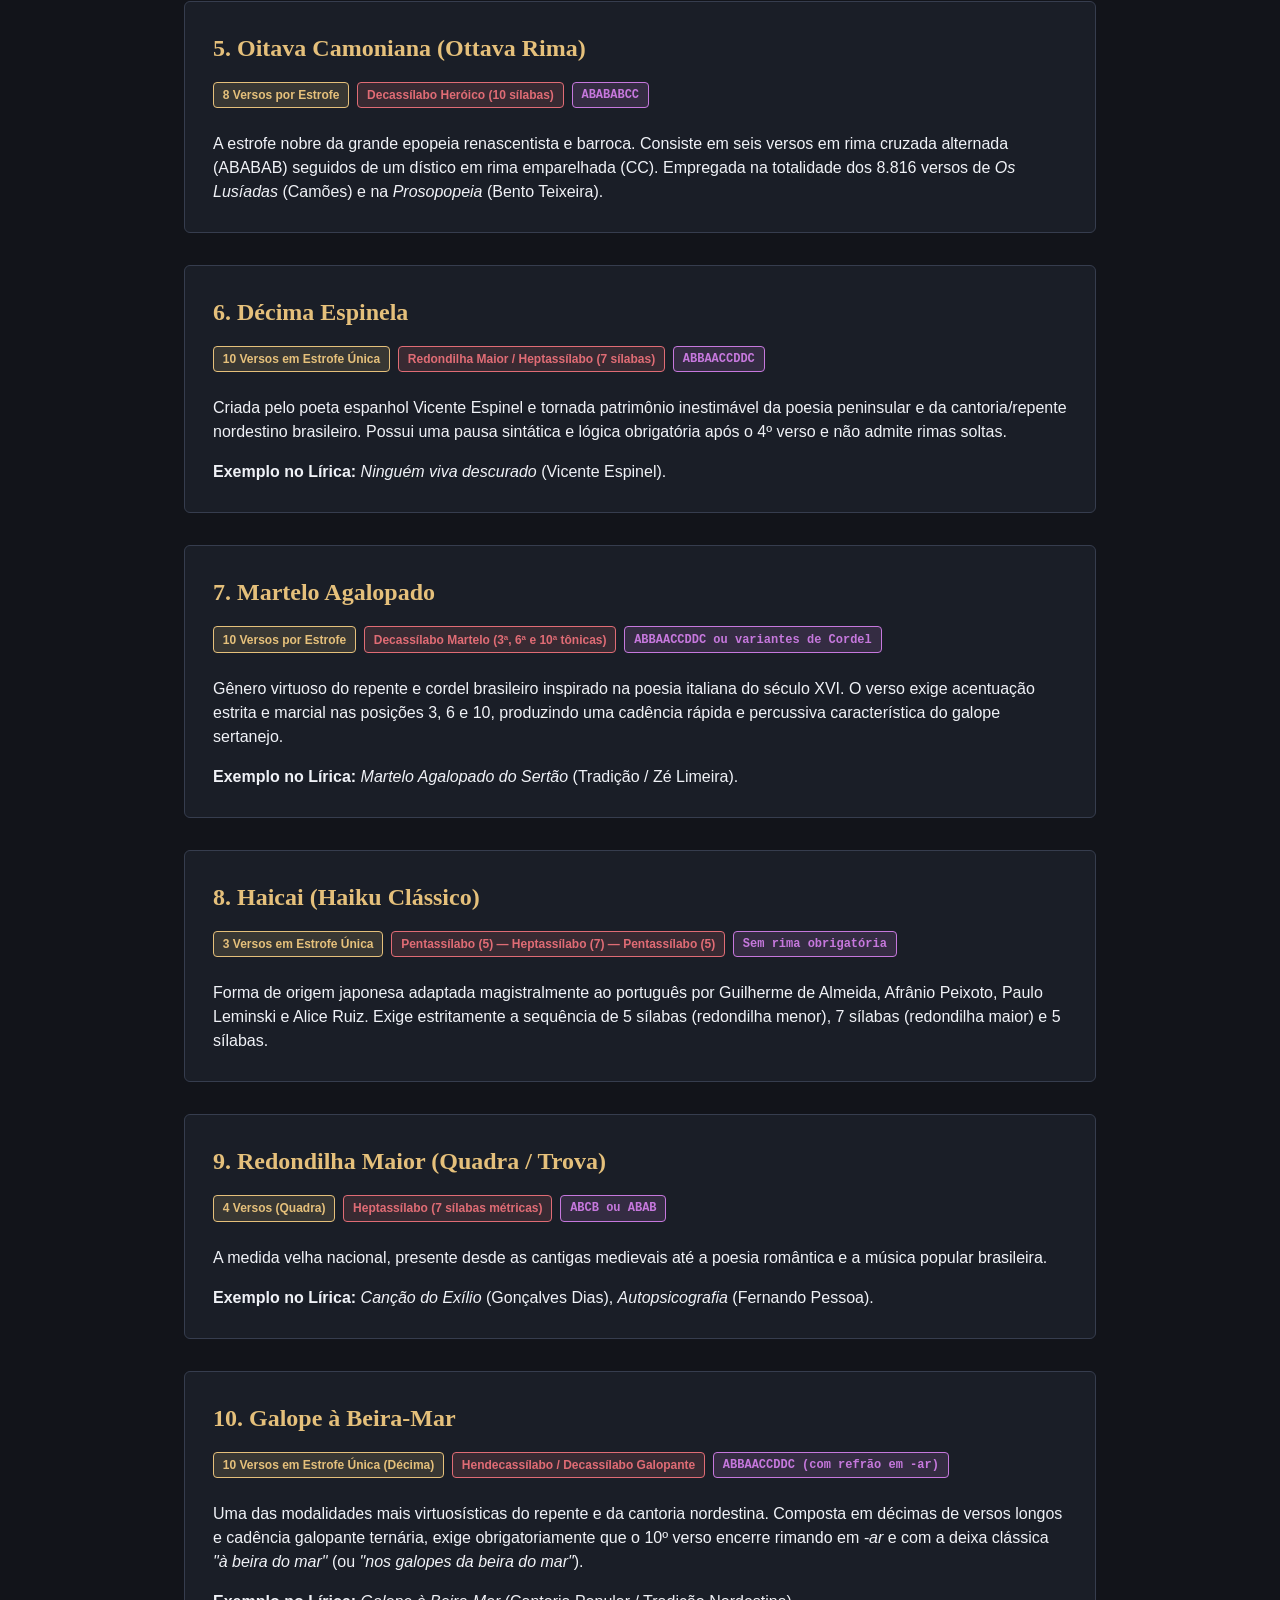
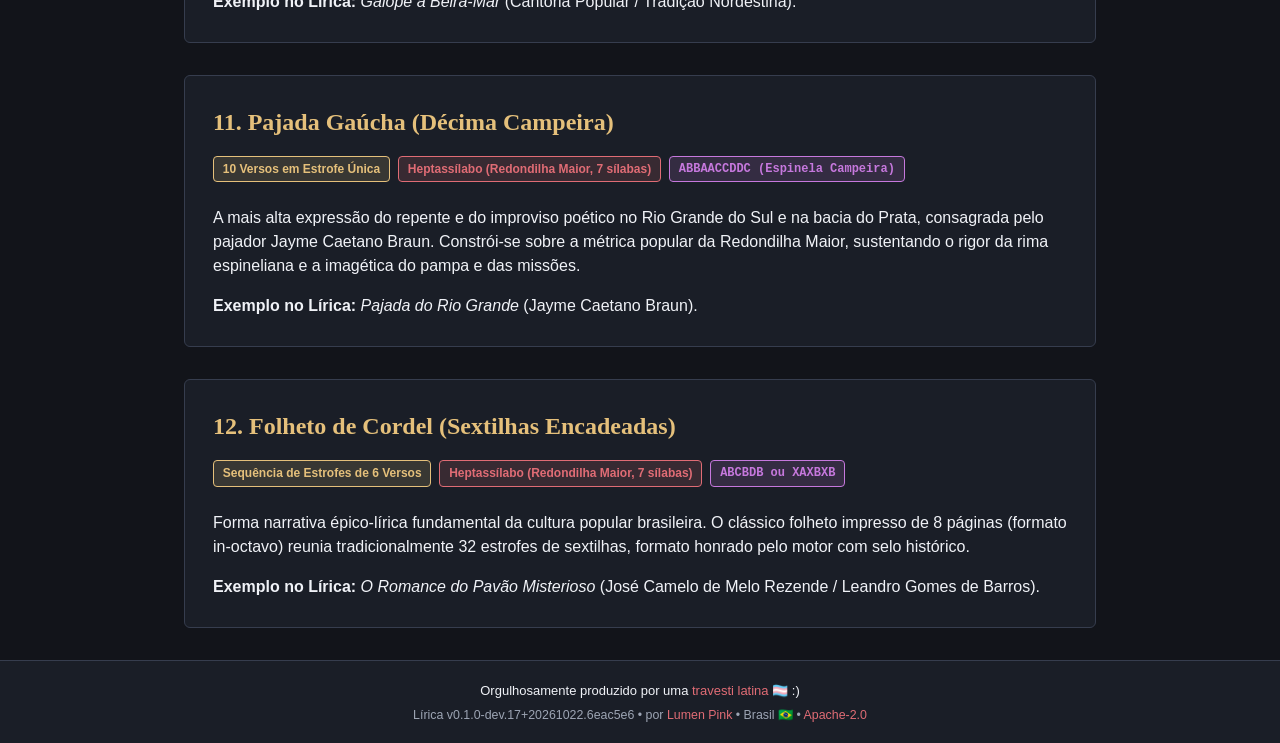
<file: site/docs/formas.html>
<!DOCTYPE html>
<html lang="pt-BR">
<head>
  <meta charset="UTF-8">
  <meta name="viewport" content="width=device-width, initial-scale=1.0">
  <title>Formas Poéticas Clássicas — Lírica // Documentação</title>
  <meta name="description" content="Catálogo e regras estruturais das formas poéticas canônicas reconhecidas pelo Lírica: sonetos, oitavas, décimas espinelas, martelos, haicais e redondilhas.">
  <link rel="stylesheet" href="../style.css">
  <link rel="icon" href="data:image/svg+xml,<svg xmlns=%22http://www.w3.org/2000/svg%22 viewBox=%220 0 100 100%22><text y=%22.85em%22 font-size=%2280%22 fill=%22%234a2c2a%22>❦</text></svg>">
  <style>
    .docs-nav-bar { display: flex; gap: 0.5rem; align-items: center; flex-wrap: wrap; }
    .doc-tab { display: inline-flex; align-items: center; gap: 0.35rem; font-size: 0.8125rem; font-weight: 600; color: var(--text-secondary); background-color: var(--bg-tertiary); border: 1px solid var(--border-color); padding: 0.35rem 0.75rem; border-radius: var(--radius-sm); text-decoration: none; transition: all 0.15s ease; }
    .doc-tab:hover, .doc-tab.active { color: var(--accent-gold); background-color: var(--accent-gold-soft); border-color: var(--accent-gold); }
    .doc-body { max-width: 960px; margin: 2rem auto; padding: 0 1.5rem; display: flex; flex-direction: column; gap: 2rem; }
    .doc-section { background-color: var(--bg-secondary); border: 1px solid var(--border-color); border-radius: var(--radius-md); padding: 1.75rem; display: flex; flex-direction: column; gap: 1rem; }
    .doc-section h2 { font-family: var(--font-serif); font-size: 1.5rem; color: var(--accent-gold); }
    .doc-section h3 { font-family: var(--font-sans); font-size: 1.15rem; color: var(--accent-cyan); margin-top: 0.5rem; }
    .form-badge-bar { display: flex; gap: 0.5rem; flex-wrap: wrap; margin-bottom: 0.5rem; }
    .badge { font-size: 0.75rem; font-weight: 600; padding: 0.2rem 0.55rem; border-radius: var(--radius-sm); }
    .badge-metro { background-color: var(--accent-soft); color: var(--accent); border: 1px solid var(--accent); }
    .badge-estrofe { background-color: var(--accent-gold-soft); color: var(--accent-gold); border: 1px solid var(--accent-gold); }
    .badge-rima { background-color: var(--accent-purple-soft); color: var(--accent-purple); border: 1px solid var(--accent-purple); }
    code { font-family: var(--font-mono); background-color: var(--bg-elevated); padding: 0.15rem 0.4rem; border-radius: var(--radius-sm); font-size: 0.85em; }
  </style>
</head>
<body>
  <header class="app-header">
    <div class="header-brand">
      <div class="header-brand-left">
        <span class="logo-glyph" aria-hidden="true">❦</span>
        <div>
          <h1 class="app-title">Lírica // Documentação</h1>
          <p class="app-tagline">Laboratório Métrico e Escansão Poética</p>
        </div>
      </div>
      <div class="docs-nav-bar">
        <a href="regras.html" class="doc-tab">Motor & Regras</a>
        <a href="formas.html" class="doc-tab active">Formas Poéticas</a>
        <a href="versos.html" class="doc-tab">Tipos de Versos</a>
        <a href="rimas.html" class="doc-tab">Avaliação de Rimas</a>
        <a href="gabarito.html" class="doc-tab">Gabarito Canônico</a>
        <a href="licencas.html" class="doc-tab">Licenças & Corpus</a>
        <a href="../index.html" class="doc-tab" style="border-color: var(--accent); color: var(--accent);">← Laboratório</a>
      </div>
    </div>
  </header>

  <main class="doc-body">
    <section class="doc-section">
      <h2>1. Soneto Italiano (Petrarquiano)</h2>
      <div class="form-badge-bar">
        <span class="badge badge-estrofe">14 Versos (4 + 4 + 3 + 3)</span>
        <span class="badge badge-metro">Decassílabo (10 sílabas)</span>
        <span class="badge badge-rima">ABBA ABBA CDE CDE ou CDC DCD</span>
      </div>
      <p>
        A forma reina absoluta na lírica lírica lusófona desde a introdução por Sá de Miranda em 1527 e a consagração imortal por Luís de Camões. É composto por dois quartetos e dois tercetos, desenvolvendo uma proposição, contraposição e remate conclusivo (chave de ouro).
      </p>
      <p><strong>Exemplos canônicos no Lírica:</strong> <em>Amor é fogo que arde sem se ver</em> (Camões), <em>Soneto de Fidelidade</em> e <em>Soneto de Separação</em> (Vinícius de Moraes), <em>Ouvir Estrelas</em> (Olavo Bilac).</p>
    </section>

    <section class="doc-section">
      <h2>2. Soneto Inglês (Shakespeariano e Spenseriano)</h2>
      <div class="form-badge-bar">
        <span class="badge badge-estrofe">14 Versos (4 + 4 + 4 + 2)</span>
        <span class="badge badge-metro">Decassílabo (10 sílabas)</span>
        <span class="badge badge-rima">Shakespeariano: ABAB CDCD EFEF GG</span>
        <span class="badge badge-rima">Spenseriano: ABAB BCBC CDCD EE</span>
      </div>
      <p>
        Forma nobre elisabetana consagrada por William Shakespeare e Edmund Spenser. Organiza-se em três quartetos com rimas alternadas e remata dramaticamente em um dístico de ouro final emparelhado.
      </p>
      <p>
        Na variante <strong>Shakespeariana</strong>, cada quarteto introduz um novo par de rimas independentes (<code>ABAB CDCD EFEF GG</code>). Na variante <strong>Spenseriana</strong>, as rimas são encadeadas e entrelaçadas de uma estrofe para a seguinte (<code>ABAB BCBC CDCD EE</code>), gerando um fluxo harmônico contínuo antes do dístico conclusivo.
      </p>
      <p><strong>Exemplos canônicos no Lírica:</strong> <em>Profana</em> (Lumen Pink), <em>Soneto das Ondas e do Nome</em> (Edmund Spenser / adaptação lusófona).</p>
    </section>

    <section class="doc-section">
      <h2>3. Sonetilha (Sonetino)</h2>
      <div class="form-badge-bar">
        <span class="badge badge-estrofe">14 Versos (4 + 4 + 3 + 3 ou 4 + 4 + 4 + 2)</span>
        <span class="badge badge-metro">Redondilha Maior (7s) ou Menor (5s)</span>
        <span class="badge badge-rima">Rimas clássicas de soneto</span>
      </div>
      <p>
        O soneto transposto para a medida velha (versos de arte menor). Conserva a arquitetura de 14 versos e o rigor simétrico das estrofes, porém entoado na agilidade musical das redondilhas maiores (heptassílabos) ou menores (pentassílabos).
      </p>
      <p><strong>Exemplo no Lírica:</strong> <em>Sonetilha do Rio e da Tarde</em>.</p>
    </section>

    <section class="doc-section">
      <h2>4. Sextilha e Septilha de Cordel</h2>
      <div class="form-badge-bar">
        <span class="badge badge-estrofe">6 ou 7 Versos por Estrofe</span>
        <span class="badge badge-metro">Redondilha Maior (7 sílabas métricas)</span>
        <span class="badge badge-rima">Sextilha: XAXAXA (pares rimam)</span>
        <span class="badge badge-rima">Septilha: XAXABBA (2, 4, 7 e fecho 5-6)</span>
      </div>
      <p>
        As duas colunas mestras da cantoria popular e da literatura de cordel brasileira:
      </p>
      <ul>
        <li><strong>Sextilha:</strong> Estrofe de 6 versos em redondilha maior com rima obrigatória e rigorosa nos versos pares (2º, 4º e 6º), deixando os ímpares livres.</li>
        <li><strong>Septilha:</strong> Modalidade virtuosística de 7 versos em redondilha maior. Os versos 2º, 4º e 7º rimam entre si (rima A), enquanto os versos 5º e 6º formam uma rima emparelhada própria (rima B), gerando o padrão clássico <code>XAXABBA</code>.</li>
      </ul>
      <p><strong>Exemplo no Lírica:</strong> <em>O Verso de Sete Linhas</em> (Tradição Popular).</p>
    </section>

    <section class="doc-section">
      <h2>5. Oitava Camoniana (Ottava Rima)</h2>
      <div class="form-badge-bar">
        <span class="badge badge-estrofe">8 Versos por Estrofe</span>
        <span class="badge badge-metro">Decassílabo Heróico (10 sílabas)</span>
        <span class="badge badge-rima">ABABABCC</span>
      </div>
      <p>
        A estrofe nobre da grande epopeia renascentista e barroca. Consiste em seis versos em rima cruzada alternada (ABABAB) seguidos de um dístico em rima emparelhada (CC). Empregada na totalidade dos 8.816 versos de <em>Os Lusíadas</em> (Camões) e na <em>Prosopopeia</em> (Bento Teixeira).
      </p>
    </section>

    <section class="doc-section">
      <h2>6. Décima Espinela</h2>
      <div class="form-badge-bar">
        <span class="badge badge-estrofe">10 Versos em Estrofe Única</span>
        <span class="badge badge-metro">Redondilha Maior / Heptassílabo (7 sílabas)</span>
        <span class="badge badge-rima">ABBAACCDDC</span>
      </div>
      <p>
        Criada pelo poeta espanhol Vicente Espinel e tornada patrimônio inestimável da poesia peninsular e da cantoria/repente nordestino brasileiro. Possui uma pausa sintática e lógica obrigatória após o 4º verso e não admite rimas soltas.
      </p>
      <p><strong>Exemplo no Lírica:</strong> <em>Ninguém viva descurado</em> (Vicente Espinel).</p>
    </section>

    <section class="doc-section">
      <h2>7. Martelo Agalopado</h2>
      <div class="form-badge-bar">
        <span class="badge badge-estrofe">10 Versos por Estrofe</span>
        <span class="badge badge-metro">Decassílabo Martelo (3ª, 6ª e 10ª tônicas)</span>
        <span class="badge badge-rima">ABBAACCDDC ou variantes de Cordel</span>
      </div>
      <p>
        Gênero virtuoso do repente e cordel brasileiro inspirado na poesia italiana do século XVI. O verso exige acentuação estrita e marcial nas posições 3, 6 e 10, produzindo uma cadência rápida e percussiva característica do galope sertanejo.
      </p>
      <p><strong>Exemplo no Lírica:</strong> <em>Martelo Agalopado do Sertão</em> (Tradição / Zé Limeira).</p>
    </section>

    <section class="doc-section">
      <h2>8. Haicai (Haiku Clássico)</h2>
      <div class="form-badge-bar">
        <span class="badge badge-estrofe">3 Versos em Estrofe Única</span>
        <span class="badge badge-metro">Pentassílabo (5) — Heptassílabo (7) — Pentassílabo (5)</span>
        <span class="badge badge-rima">Sem rima obrigatória</span>
      </div>
      <p>
        Forma de origem japonesa adaptada magistralmente ao português por Guilherme de Almeida, Afrânio Peixoto, Paulo Leminski e Alice Ruiz. Exige estritamente a sequência de 5 sílabas (redondilha menor), 7 sílabas (redondilha maior) e 5 sílabas.
      </p>
    </section>

    <section class="doc-section">
      <h2>9. Redondilha Maior (Quadra / Trova)</h2>
      <div class="form-badge-bar">
        <span class="badge badge-estrofe">4 Versos (Quadra)</span>
        <span class="badge badge-metro">Heptassílabo (7 sílabas métricas)</span>
        <span class="badge badge-rima">ABCB ou ABAB</span>
      </div>
      <p>
        A medida velha nacional, presente desde as cantigas medievais até a poesia romântica e a música popular brasileira.
      </p>
      <p><strong>Exemplo no Lírica:</strong> <em>Canção do Exílio</em> (Gonçalves Dias), <em>Autopsicografia</em> (Fernando Pessoa).</p>
    </section>

    <section class="doc-section">
      <h2>10. Galope à Beira-Mar</h2>
      <div class="form-badge-bar">
        <span class="badge badge-estrofe">10 Versos em Estrofe Única (Décima)</span>
        <span class="badge badge-metro">Hendecassílabo / Decassílabo Galopante</span>
        <span class="badge badge-rima">ABBAACCDDC (com refrão em -ar)</span>
      </div>
      <p>
        Uma das modalidades mais virtuosísticas do repente e da cantoria nordestina. Composta em décimas de versos longos e cadência galopante ternária, exige obrigatoriamente que o 10º verso encerre rimando em <em>-ar</em> e com a deixa clássica <em>"à beira do mar"</em> (ou <em>"nos galopes da beira do mar"</em>).
      </p>
      <p><strong>Exemplo no Lírica:</strong> <em>Galope à Beira-Mar</em> (Cantoria Popular / Tradição Nordestina).</p>
    </section>

    <section class="doc-section">
      <h2>11. Pajada Gaúcha (Décima Campeira)</h2>
      <div class="form-badge-bar">
        <span class="badge badge-estrofe">10 Versos em Estrofe Única</span>
        <span class="badge badge-metro">Heptassílabo (Redondilha Maior, 7 sílabas)</span>
        <span class="badge badge-rima">ABBAACCDDC (Espinela Campeira)</span>
      </div>
      <p>
        A mais alta expressão do repente e do improviso poético no Rio Grande do Sul e na bacia do Prata, consagrada pelo pajador Jayme Caetano Braun. Constrói-se sobre a métrica popular da Redondilha Maior, sustentando o rigor da rima espineliana e a imagética do pampa e das missões.
      </p>
      <p><strong>Exemplo no Lírica:</strong> <em>Pajada do Rio Grande</em> (Jayme Caetano Braun).</p>
    </section>

    <section class="doc-section">
      <h2>12. Folheto de Cordel (Sextilhas Encadeadas)</h2>
      <div class="form-badge-bar">
        <span class="badge badge-estrofe">Sequência de Estrofes de 6 Versos</span>
        <span class="badge badge-metro">Heptassílabo (Redondilha Maior, 7 sílabas)</span>
        <span class="badge badge-rima">ABCBDB ou XAXBXB</span>
      </div>
      <p>
        Forma narrativa épico-lírica fundamental da cultura popular brasileira. O clássico folheto impresso de 8 páginas (formato in-octavo) reunia tradicionalmente 32 estrofes de sextilhas, formato honrado pelo motor com selo histórico.
      </p>
      <p><strong>Exemplo no Lírica:</strong> <em>O Romance do Pavão Misterioso</em> (José Camelo de Melo Rezende / Leandro Gomes de Barros).</p>
    </section>
  </main>

  <footer class="app-footer">
    <div class="footer-inner">
      <p class="footer-identity">
        Orgulhosamente produzido por uma <a href="https://travesti.2lp.in/pt/" target="_blank" rel="noopener">travesti latina</a> 🏳️‍⚧️ :)
      </p>
      <p class="footer-metadata">
        Lírica <span id="lbl-versao">v0.1.0-dev.17+20261022.6eac5e6</span> • por <a href="https://lumen.pink" target="_blank" rel="noopener">Lumen Pink</a> • Brasil 🇧🇷 • <a href="https://git.2lp.in/lumen/lirica/src/branch/main/LICENSE" target="_blank" rel="noopener">Apache-2.0</a>
      </p>
    </div>
  </footer>
</body>
</html>
</file>
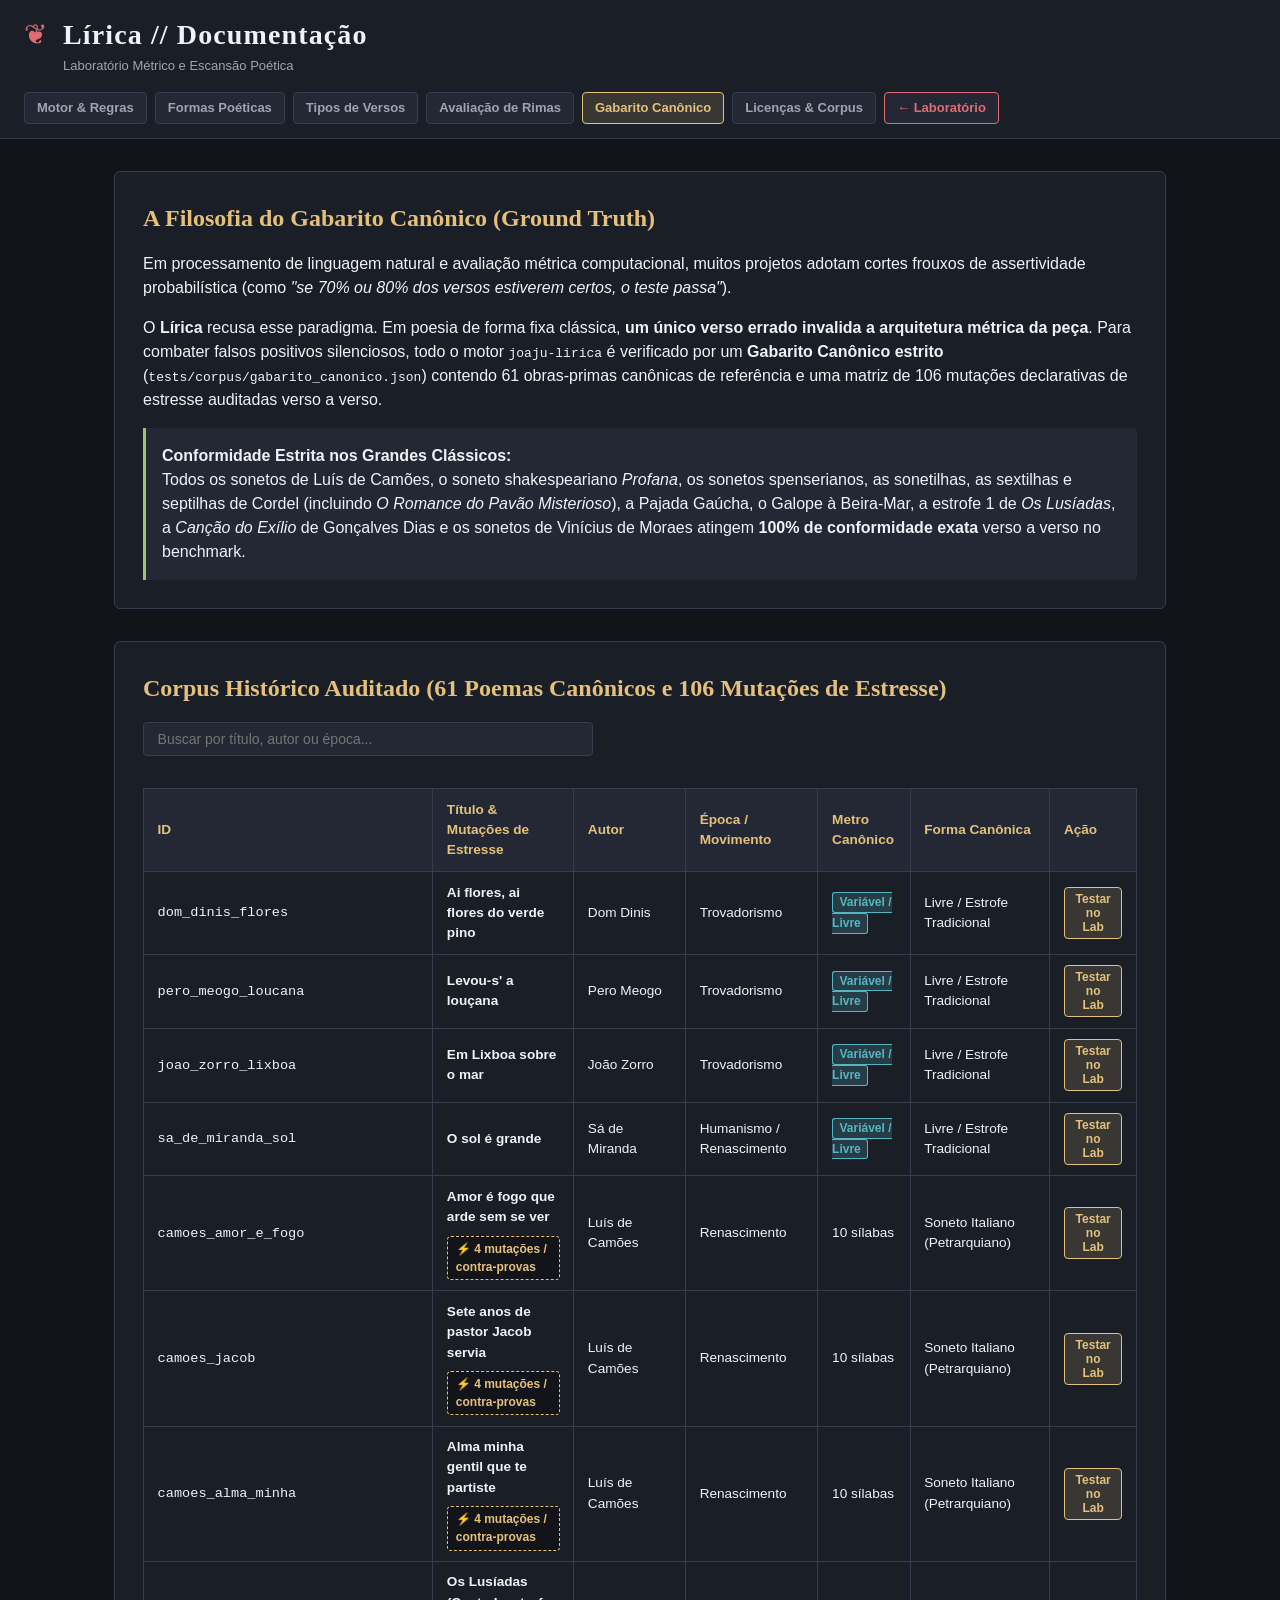
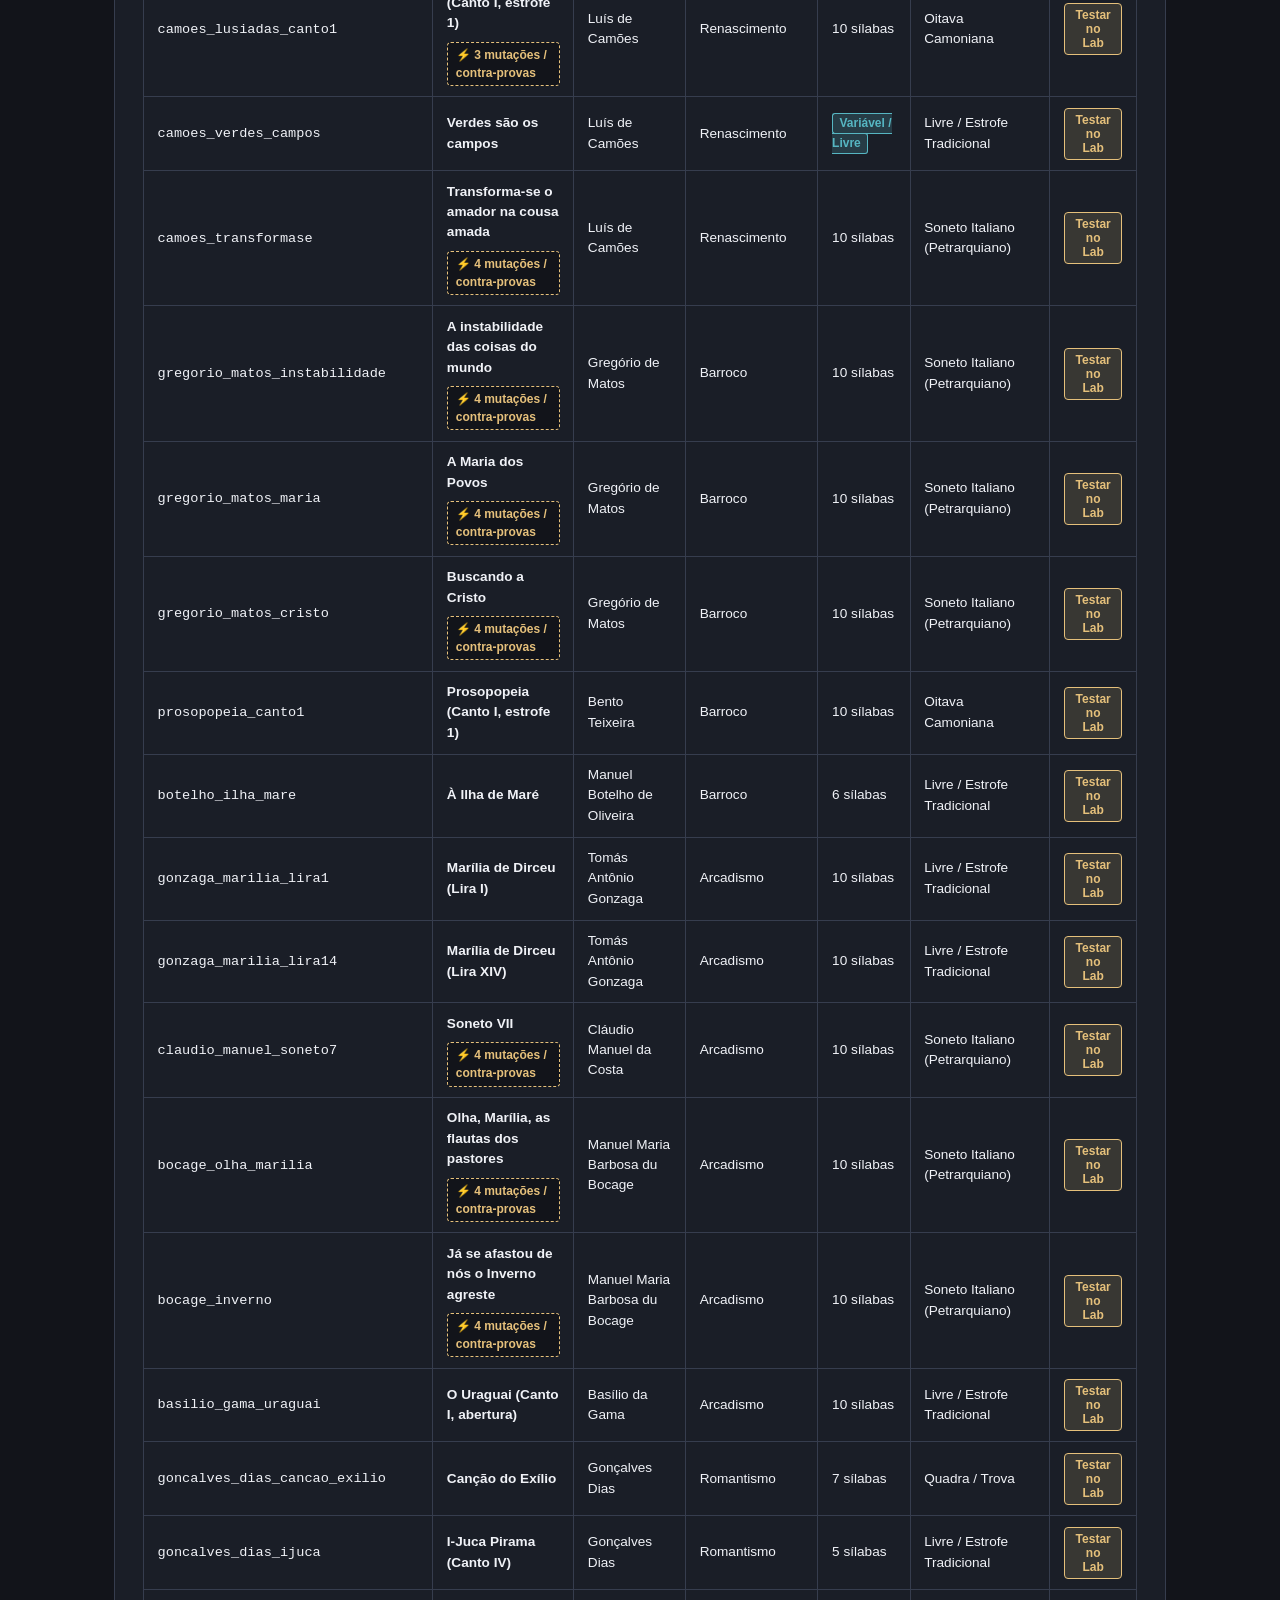
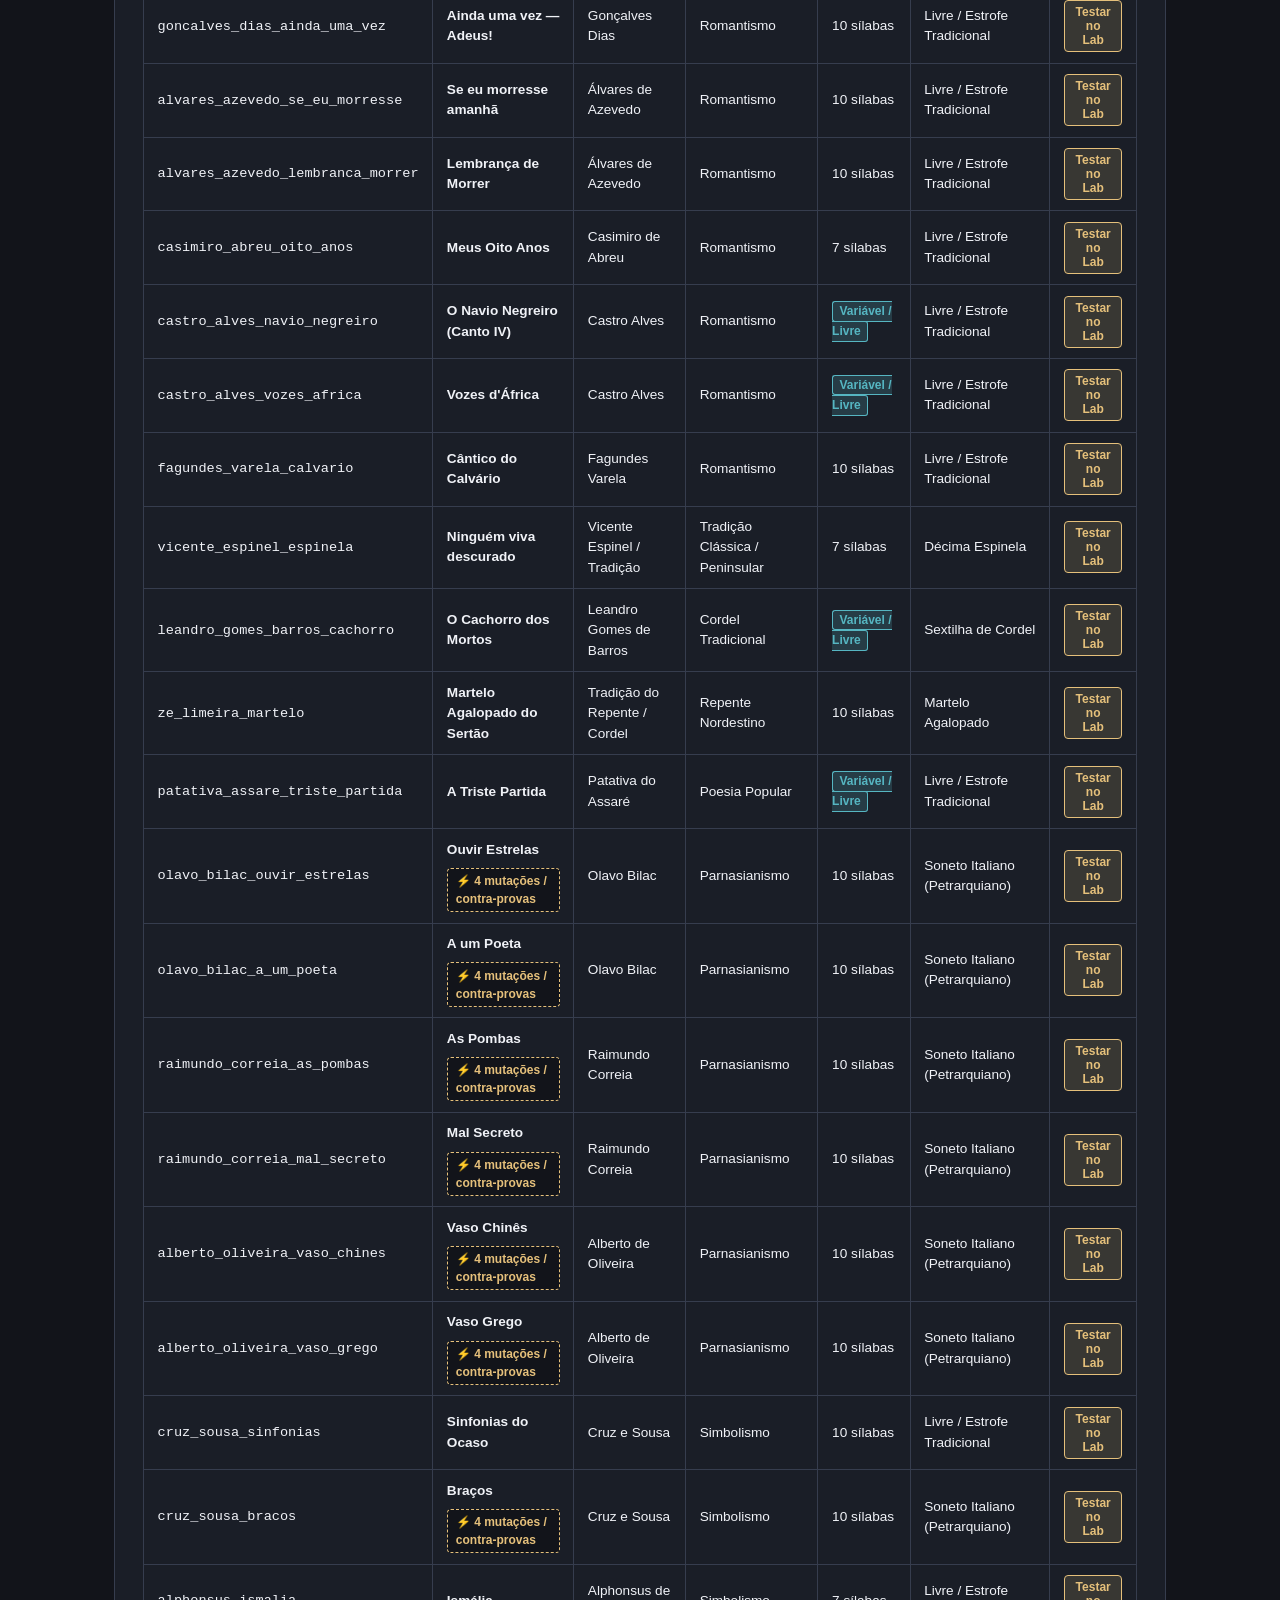
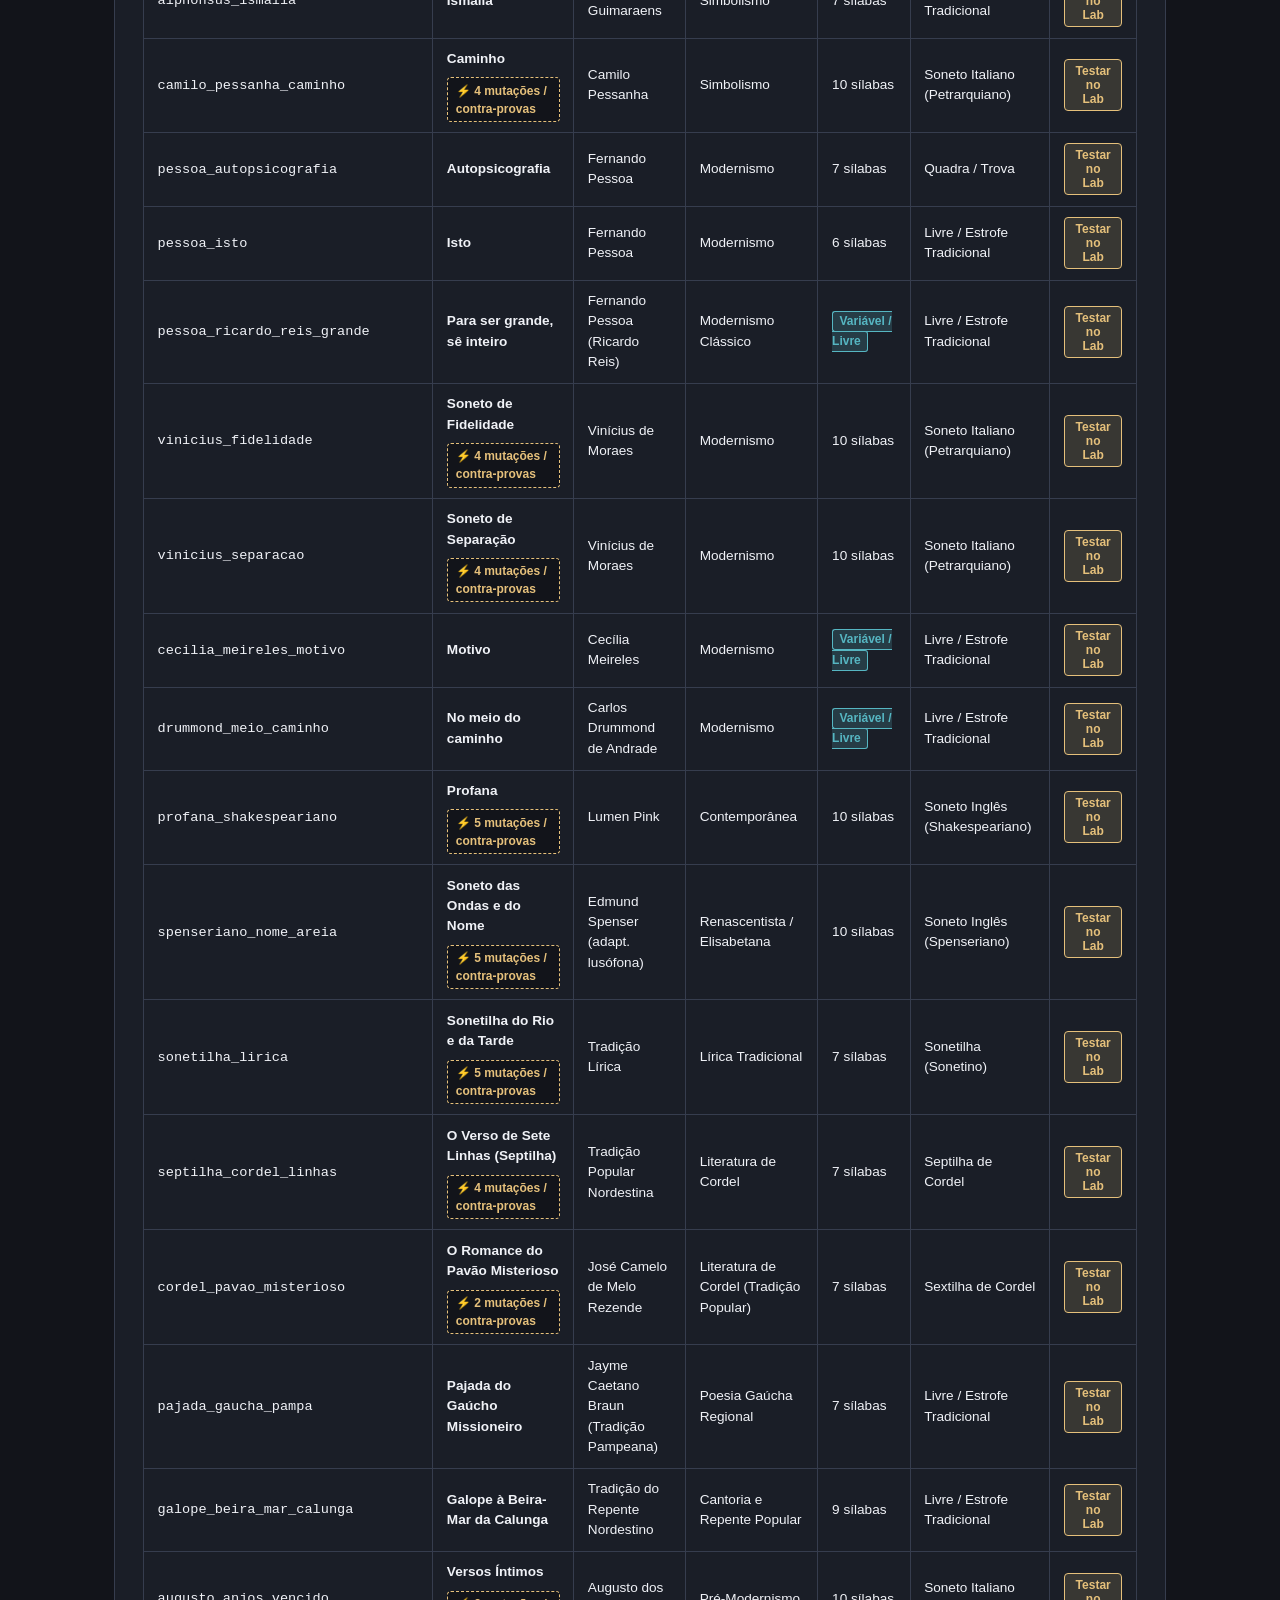
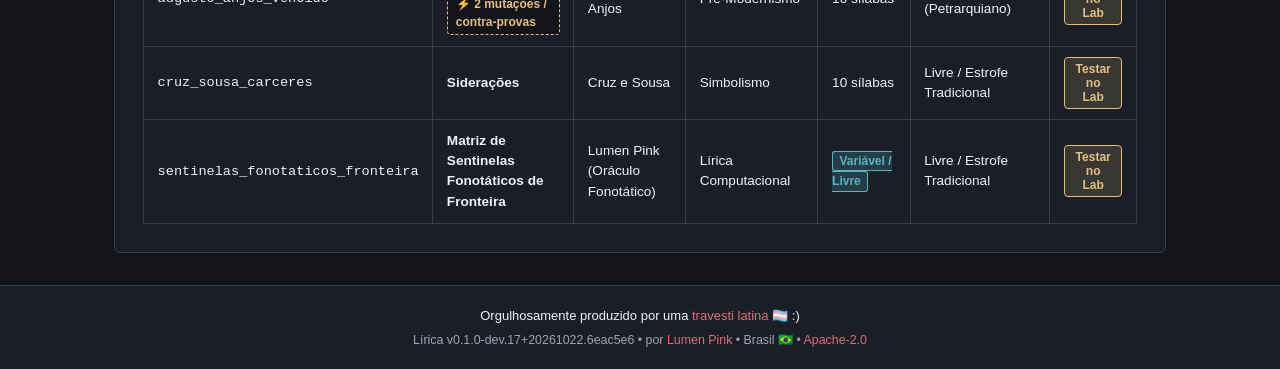
<file: site/docs/gabarito.html>
<!DOCTYPE html>
<html lang="pt-BR">
<head>
  <meta charset="UTF-8">
  <meta name="viewport" content="width=device-width, initial-scale=1.0">
  <title>Gabarito Canônico (Ground Truth) — Lírica // Documentação</title>
  <meta name="description" content="O benchmark e gabarito canônico de 61 poemas auditados do Trovadorismo ao Modernismo e tradições populares: validação matemática estrita verso a verso no Lírica.">
  <link rel="stylesheet" href="../style.css">
  <link rel="icon" href="data:image/svg+xml,<svg xmlns=%22http://www.w3.org/2000/svg%22 viewBox=%220 0 100 100%22><text y=%22.85em%22 font-size=%2280%22 fill=%22%234a2c2a%22>❦</text></svg>">
  <style>
    .docs-nav-bar { display: flex; gap: 0.5rem; align-items: center; flex-wrap: wrap; }
    .doc-tab { display: inline-flex; align-items: center; gap: 0.35rem; font-size: 0.8125rem; font-weight: 600; color: var(--text-secondary); background-color: var(--bg-tertiary); border: 1px solid var(--border-color); padding: 0.35rem 0.75rem; border-radius: var(--radius-sm); text-decoration: none; transition: all 0.15s ease; }
    .doc-tab:hover, .doc-tab.active { color: var(--accent-gold); background-color: var(--accent-gold-soft); border-color: var(--accent-gold); }
    .doc-body { max-width: 1100px; margin: 2rem auto; padding: 0 1.5rem; display: flex; flex-direction: column; gap: 2rem; width: 100%; }
    .doc-section { background-color: var(--bg-secondary); border: 1px solid var(--border-color); border-radius: var(--radius-md); padding: 1.75rem; display: flex; flex-direction: column; gap: 1rem; }
    .doc-section h2 { font-family: var(--font-serif); font-size: 1.5rem; color: var(--accent-gold); }
    .search-box { width: 100%; max-width: 450px; background-color: var(--bg-tertiary); border: 1px solid var(--border-color); color: var(--text-primary); padding: 0.5rem 0.85rem; border-radius: var(--radius-sm); font-size: 0.875rem; outline: none; }
    .search-box:focus { border-color: var(--accent); }
    .gabarito-table { width: 100%; border-collapse: collapse; margin-top: 1rem; }
    .gabarito-table th, .gabarito-table td { border: 1px solid var(--border-color); padding: 0.65rem 0.85rem; text-align: left; font-size: 0.85rem; }
    .gabarito-table th { background-color: var(--bg-tertiary); color: var(--accent-gold); }
    .gabarito-table tr:hover { background-color: var(--bg-tertiary); }
    .badge-status-100 { background-color: rgba(152, 195, 121, 0.2); color: var(--accent-green); border: 1px solid var(--accent-green); padding: 0.15rem 0.4rem; border-radius: 3px; font-weight: 600; font-size: 0.75rem; }
    .badge-status-var { background-color: rgba(86, 182, 194, 0.2); color: var(--accent-cyan); border: 1px solid var(--accent-cyan); padding: 0.15rem 0.4rem; border-radius: 3px; font-weight: 600; font-size: 0.75rem; }
    .btn-test-in-lab { background-color: var(--accent-gold-soft); border: 1px solid var(--accent-gold); color: var(--accent-gold); padding: 0.25rem 0.6rem; border-radius: var(--radius-sm); font-size: 0.75rem; font-weight: 600; text-decoration: none; cursor: pointer; transition: all 0.15s ease; }
    .btn-test-in-lab:hover { background-color: var(--accent-gold); color: var(--bg-primary); }
    .mutacoes-accordion { margin-top: 0.5rem; }
    .badge-mutacoes { display: inline-flex; align-items: center; gap: 0.25rem; font-size: 0.75rem; font-weight: 600; color: var(--accent-gold); background-color: var(--bg-primary); border: 1px dashed var(--accent-gold); padding: 0.2rem 0.5rem; border-radius: var(--radius-sm); cursor: pointer; user-select: none; }
    .badge-mutacoes:hover { background-color: var(--accent-gold-soft); }
    .mutacoes-container { margin-top: 0.5rem; background-color: var(--bg-primary); border: 1px solid var(--border-color); border-radius: var(--radius-sm); padding: 0.5rem; overflow-x: auto; }
    .mutacoes-mini-table { width: 100%; border-collapse: collapse; font-size: 0.78rem; }
    .mutacoes-mini-table th, .mutacoes-mini-table td { border: 1px solid var(--border-color); padding: 0.35rem 0.5rem; }
    .mutacoes-mini-table th { background-color: var(--bg-tertiary); color: var(--text-secondary); font-size: 0.75rem; }
    .badge-mutacao-tipo { display: inline-block; padding: 0.1rem 0.35rem; border-radius: 3px; font-size: 0.7rem; font-weight: 600; text-transform: uppercase; }
    .badge-mutacao-tipo.metrica { background-color: rgba(97, 175, 239, 0.2); color: var(--accent-blue); border: 1px solid var(--accent-blue); }
    .badge-mutacao-tipo.rima { background-color: rgba(224, 108, 117, 0.2); color: var(--accent-red); border: 1px solid var(--accent-red); }
    .badge-mutacao-tipo.estrutura { background-color: rgba(229, 192, 123, 0.2); color: var(--accent-gold); border: 1px solid var(--accent-gold); }
    .badge-mutacao-tipo.configuracao { background-color: rgba(198, 120, 221, 0.2); color: var(--accent-magenta); border: 1px solid var(--accent-magenta); }
    .badge-mutacao-tipo.combinada { background-color: rgba(152, 195, 121, 0.2); color: var(--accent-green); border: 1px solid var(--accent-green); }
    .obs-tag { color: var(--text-muted); font-size: 0.72rem; }
  </style>
</head>
<body>
  <header class="app-header">
    <div class="header-brand">
      <div class="header-brand-left">
        <span class="logo-glyph" aria-hidden="true">❦</span>
        <div>
          <h1 class="app-title">Lírica // Documentação</h1>
          <p class="app-tagline">Laboratório Métrico e Escansão Poética</p>
        </div>
      </div>
      <div class="docs-nav-bar">
        <a href="regras.html" class="doc-tab">Motor & Regras</a>
        <a href="formas.html" class="doc-tab">Formas Poéticas</a>
        <a href="versos.html" class="doc-tab">Tipos de Versos</a>
        <a href="rimas.html" class="doc-tab">Avaliação de Rimas</a>
        <a href="gabarito.html" class="doc-tab active">Gabarito Canônico</a>
        <a href="licencas.html" class="doc-tab">Licenças & Corpus</a>
        <a href="../index.html" class="doc-tab" style="border-color: var(--accent); color: var(--accent);">← Laboratório</a>
      </div>
    </div>
  </header>

  <main class="doc-body">
    <section class="doc-section">
      <h2>A Filosofia do Gabarito Canônico (Ground Truth)</h2>
      <p>
        Em processamento de linguagem natural e avaliação métrica computacional, muitos projetos adotam cortes frouxos de assertividade probabilística (como <em>"se 70% ou 80% dos versos estiverem certos, o teste passa"</em>).
      </p>
      <p>
        O <strong>Lírica</strong> recusa esse paradigma. Em poesia de forma fixa clássica, <strong>um único verso errado invalida a arquitetura métrica da peça</strong>. Para combater falsos positivos silenciosos, todo o motor <code>joaju-lirica</code> é verificado por um <strong>Gabarito Canônico estrito</strong> (<code>tests/corpus/gabarito_canonico.json</code>) contendo 61 obras-primas canônicas de referência e uma matriz de 106 mutações declarativas de estresse auditadas verso a verso.
      </p>

      <div style="background-color: var(--bg-tertiary); padding: 1rem; border-left: 3px solid var(--accent-green); border-radius: 0 var(--radius-sm) var(--radius-sm) 0;">
        <strong>Conformidade Estrita nos Grandes Clássicos:</strong>
        <p>Todos os sonetos de Luís de Camões, o soneto shakespeariano <em>Profana</em>, os sonetos spenserianos, as sonetilhas, as sextilhas e septilhas de Cordel (incluindo <em>O Romance do Pavão Misterioso</em>), a Pajada Gaúcha, o Galope à Beira-Mar, a estrofe 1 de <em>Os Lusíadas</em>, a <em>Canção do Exílio</em> de Gonçalves Dias e os sonetos de Vinícius de Moraes atingem <strong>100% de conformidade exata</strong> verso a verso no benchmark.</p>
      </div>
    </section>

    <section class="doc-section">
      <div style="display: flex; justify-content: space-between; align-items: center; flex-wrap: wrap; gap: 1rem;">
        <h2>Corpus Histórico Auditado (61 Poemas Canônicos e 106 Mutações de Estresse)</h2>
        <input type="text" id="gabarito-search" class="search-box" placeholder="Buscar por título, autor ou época...">
      </div>

      <div style="overflow-x: auto;">
        <table class="gabarito-table">
          <thead>
            <tr>
              <th>ID</th>
              <th>Título & Mutações de Estresse</th>
              <th>Autor</th>
              <th>Época / Movimento</th>
              <th>Metro Canônico</th>
              <th>Forma Canônica</th>
              <th>Ação</th>
            </tr>
          </thead>
          <tbody id="gabarito-tbody">
            <tr><td colspan="7" style="text-align: center; color: var(--text-muted);">Carregando Gabarito Canônico...</td></tr>
          </tbody>
        </table>
      </div>
    </section>
  </main>

  <footer class="app-footer">
    <div class="footer-inner">
      <p class="footer-identity">
        Orgulhosamente produzido por uma <a href="https://travesti.2lp.in/pt/" target="_blank" rel="noopener">travesti latina</a> 🏳️‍⚧️ :)
      </p>
      <p class="footer-metadata">
        Lírica <span id="lbl-versao">v0.1.0-dev.17+20261022.6eac5e6</span> • por <a href="https://lumen.pink" target="_blank" rel="noopener">Lumen Pink</a> • Brasil 🇧🇷 • <a href="https://git.2lp.in/lumen/lirica/src/branch/main/LICENSE" target="_blank" rel="noopener">Apache-2.0</a>
      </p>
    </div>
  </footer>

  <script>
    let gabaritoData = [];
    async function carregarGabarito() {
      try {
        const resp = await fetch('../gabarito.json');
        gabaritoData = await resp.json();
        renderizarTabela(gabaritoData);
      } catch (e) {
        console.error('Erro ao carregar gabarito.json:', e);
      }
    }

    function renderizarTabela(lista) {
      const tbody = document.getElementById('gabarito-tbody');
      tbody.innerHTML = '';
      if (lista.length === 0) {
        tbody.innerHTML = '<tr><td colspan="7" style="text-align: center; color: var(--text-muted);">Nenhum poema encontrado na busca.</td></tr>';
        return;
      }

      lista.forEach(p => {
        const tr = document.createElement('tr');
        const metroStr = p.metro_esperado ? `${p.metro_esperado} sílabas` : '<span class="badge-status-var">Variável / Livre</span>';
        const formaStr = p.forma_esperada || 'Livre / Estrofe Tradicional';
        const hasMutacoes = p.mutacoes && p.mutacoes.length > 0;
        
        tr.innerHTML = `
          <td><code>${p.id}</code></td>
          <td>
            <strong>${p.titulo}</strong>
            ${hasMutacoes ? `
              <details class="mutacoes-accordion">
                <summary class="badge-mutacoes">⚡ ${p.mutacoes.length} mutações / contra-provas</summary>
                <div class="mutacoes-container">
                  <table class="mutacoes-mini-table">
                    <thead>
                      <tr>
                        <th>ID da Mutação</th>
                        <th>Tipo</th>
                        <th>Descrição da Falha Induzida</th>
                        <th>Resultado Esperado</th>
                      </tr>
                    </thead>
                    <tbody>
                      ${p.mutacoes.map(m => `
                        <tr>
                          <td><code>${m.id}</code></td>
                          <td><span class="badge-mutacao-tipo ${m.tipo}">${m.tipo}</span></td>
                          <td>${m.descricao}</td>
                          <td>
                            <strong>${m.expectativa.nota_min != null ? m.expectativa.nota_min + '%' : ''} ${m.expectativa.nota_max != null ? 'a ' + m.expectativa.nota_max + '%' : ''}</strong>
                            ${m.expectativa.observacoes_obrigatorias && m.expectativa.observacoes_obrigatorias.length > 0 ? `<br><span class="obs-tag">Alerta: ${m.expectativa.observacoes_obrigatorias.join(', ')}</span>` : ''}
                          </td>
                        </tr>
                      `).join('')}
                    </tbody>
                  </table>
                </div>
              </details>
            ` : ''}
          </td>
          <td>${p.autor}</td>
          <td>${p.epoca}</td>
          <td>${metroStr}</td>
          <td>${formaStr}</td>
          <td>
            <button class="btn-test-in-lab" onclick="testarNoLab('${p.id}')">Testar no Lab</button>
          </td>
        `;
        tbody.appendChild(tr);
      });
    }

    function testarNoLab(id) {
      const p = gabaritoData.find(item => item.id === id);
      if (p) {
        sessionStorage.setItem('lirica_custom_poem', p.texto);
        window.location.href = '../index.html';
      }
    }

    document.getElementById('gabarito-search').addEventListener('input', (e) => {
      const term = e.target.value.toLowerCase();
      const filtrado = gabaritoData.filter(p => 
        p.titulo.toLowerCase().includes(term) ||
        p.autor.toLowerCase().includes(term) ||
        p.epoca.toLowerCase().includes(term) ||
        p.id.toLowerCase().includes(term)
      );
      renderizarTabela(filtrado);
    });

    carregarGabarito();
  </script>
</body>
</html>
</file>
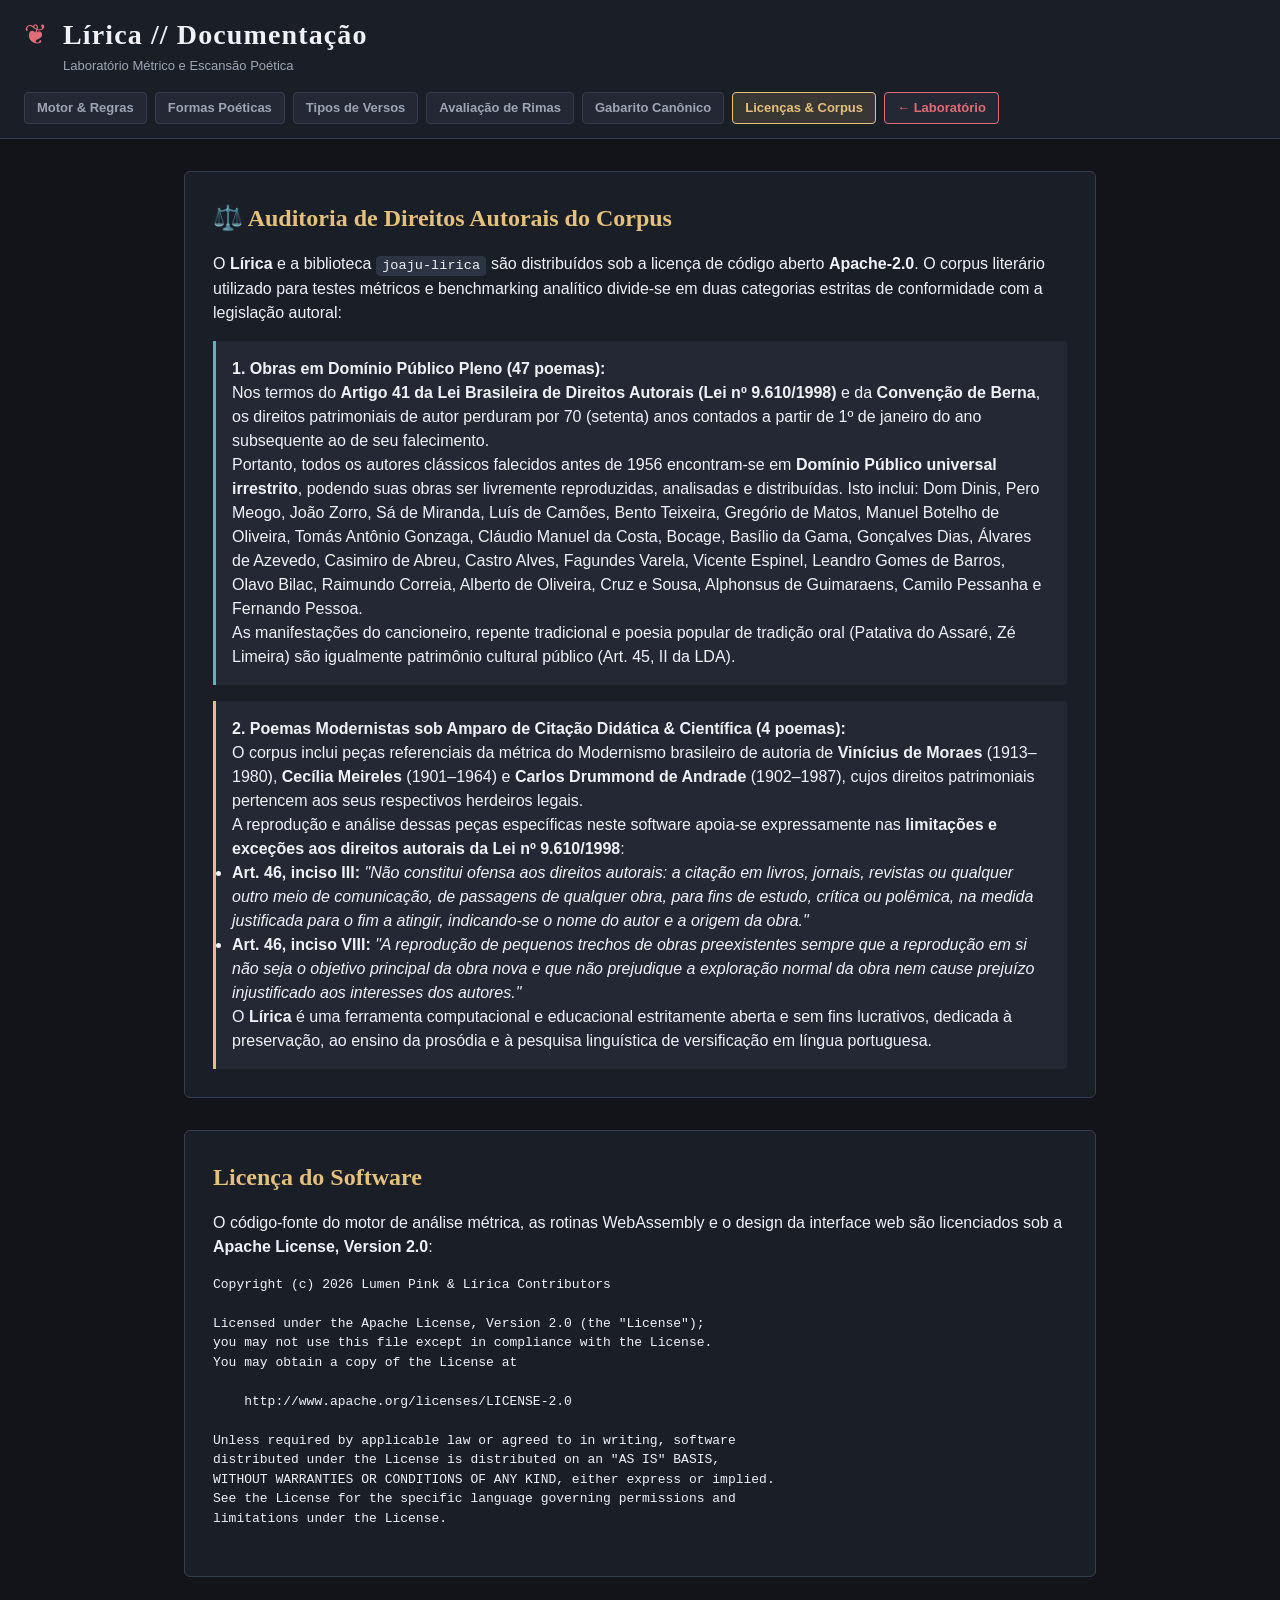
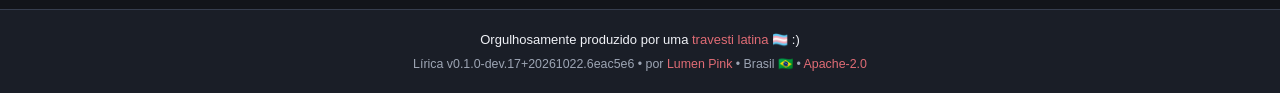
<file: site/docs/licencas.html>
<!DOCTYPE html>
<html lang="pt-BR">
<head>
  <meta charset="UTF-8">
  <meta name="viewport" content="width=device-width, initial-scale=1.0">
  <title>Licenças & Direitos Autorais do Corpus — Lírica // Documentação</title>
  <meta name="description" content="Auditoria jurídica detalhada dos direitos autorais do corpus do Lírica: domínio público internacional e amparo do Art. 46 da Lei 9.610/1998 para estudo métrico.">
  <link rel="stylesheet" href="../style.css">
  <link rel="icon" href="data:image/svg+xml,<svg xmlns=%22http://www.w3.org/2000/svg%22 viewBox=%220 0 100 100%22><text y=%22.85em%22 font-size=%2280%22 fill=%22%234a2c2a%22>❦</text></svg>">
  <style>
    .docs-nav-bar { display: flex; gap: 0.5rem; align-items: center; flex-wrap: wrap; }
    .doc-tab { display: inline-flex; align-items: center; gap: 0.35rem; font-size: 0.8125rem; font-weight: 600; color: var(--text-secondary); background-color: var(--bg-tertiary); border: 1px solid var(--border-color); padding: 0.35rem 0.75rem; border-radius: var(--radius-sm); text-decoration: none; transition: all 0.15s ease; }
    .doc-tab:hover, .doc-tab.active { color: var(--accent-gold); background-color: var(--accent-gold-soft); border-color: var(--accent-gold); }
    .doc-body { max-width: 960px; margin: 2rem auto; padding: 0 1.5rem; display: flex; flex-direction: column; gap: 2rem; }
    .doc-section { background-color: var(--bg-secondary); border: 1px solid var(--border-color); border-radius: var(--radius-md); padding: 1.75rem; display: flex; flex-direction: column; gap: 1rem; }
    .doc-section h2 { font-family: var(--font-serif); font-size: 1.5rem; color: var(--accent-gold); }
    .doc-section h3 { font-family: var(--font-sans); font-size: 1.15rem; color: var(--accent-cyan); margin-top: 0.5rem; }
    .legal-box { background-color: var(--bg-tertiary); border-left: 3px solid var(--accent-cyan); padding: 1rem; border-radius: 0 var(--radius-sm) var(--radius-sm) 0; }
    code { font-family: var(--font-mono); background-color: var(--bg-elevated); padding: 0.15rem 0.4rem; border-radius: var(--radius-sm); font-size: 0.85em; }
    table { width: 100%; border-collapse: collapse; margin-top: 0.5rem; }
    th, td { border: 1px solid var(--border-color); padding: 0.65rem 0.85rem; text-align: left; font-size: 0.875rem; }
    th { background-color: var(--bg-tertiary); color: var(--accent-gold); font-weight: 600; }
  </style>
</head>
<body>
  <header class="app-header">
    <div class="header-brand">
      <div class="header-brand-left">
        <span class="logo-glyph" aria-hidden="true">❦</span>
        <div>
          <h1 class="app-title">Lírica // Documentação</h1>
          <p class="app-tagline">Laboratório Métrico e Escansão Poética</p>
        </div>
      </div>
      <div class="docs-nav-bar">
        <a href="regras.html" class="doc-tab">Motor & Regras</a>
        <a href="formas.html" class="doc-tab">Formas Poéticas</a>
        <a href="versos.html" class="doc-tab">Tipos de Versos</a>
        <a href="rimas.html" class="doc-tab">Avaliação de Rimas</a>
        <a href="gabarito.html" class="doc-tab">Gabarito Canônico</a>
        <a href="licencas.html" class="doc-tab active">Licenças & Corpus</a>
        <a href="../index.html" class="doc-tab" style="border-color: var(--accent); color: var(--accent);">← Laboratório</a>
      </div>
    </div>
  </header>

  <main class="doc-body">
    <section class="doc-section">
      <h2>⚖️ Auditoria de Direitos Autorais do Corpus</h2>
      <p>
        O <strong>Lírica</strong> e a biblioteca <code>joaju-lirica</code> são distribuídos sob a licença de código aberto <strong>Apache-2.0</strong>. O corpus literário utilizado para testes métricos e benchmarking analítico divide-se em duas categorias estritas de conformidade com a legislação autoral:
      </p>

      <div class="legal-box">
        <strong>1. Obras em Domínio Público Pleno (47 poemas):</strong>
        <p>
          Nos termos do <strong>Artigo 41 da Lei Brasileira de Direitos Autorais (Lei nº 9.610/1998)</strong> e da <strong>Convenção de Berna</strong>, os direitos patrimoniais de autor perduram por 70 (setenta) anos contados a partir de 1º de janeiro do ano subsequente ao de seu falecimento.
        </p>
        <p>
          Portanto, todos os autores clássicos falecidos antes de 1956 encontram-se em <strong>Domínio Público universal irrestrito</strong>, podendo suas obras ser livremente reproduzidas, analisadas e distribuídas. Isto inclui: Dom Dinis, Pero Meogo, João Zorro, Sá de Miranda, Luís de Camões, Bento Teixeira, Gregório de Matos, Manuel Botelho de Oliveira, Tomás Antônio Gonzaga, Cláudio Manuel da Costa, Bocage, Basílio da Gama, Gonçalves Dias, Álvares de Azevedo, Casimiro de Abreu, Castro Alves, Fagundes Varela, Vicente Espinel, Leandro Gomes de Barros, Olavo Bilac, Raimundo Correia, Alberto de Oliveira, Cruz e Sousa, Alphonsus de Guimaraens, Camilo Pessanha e Fernando Pessoa.
        </p>
        <p>As manifestações do cancioneiro, repente tradicional e poesia popular de tradição oral (Patativa do Assaré, Zé Limeira) são igualmente patrimônio cultural público (Art. 45, II da LDA).</p>
      </div>

      <div class="legal-box" style="border-left-color: var(--accent-gold);">
        <strong>2. Poemas Modernistas sob Amparo de Citação Didática & Científica (4 poemas):</strong>
        <p>
          O corpus inclui peças referenciais da métrica do Modernismo brasileiro de autoria de <strong>Vinícius de Moraes</strong> (1913–1980), <strong>Cecília Meireles</strong> (1901–1964) e <strong>Carlos Drummond de Andrade</strong> (1902–1987), cujos direitos patrimoniais pertencem aos seus respectivos herdeiros legais.
        </p>
        <p>
          A reprodução e análise dessas peças específicas neste software apoia-se expressamente nas <strong>limitações e exceções aos direitos autorais da Lei nº 9.610/1998</strong>:
        </p>
        <ul>
          <li><strong>Art. 46, inciso III:</strong> <em>"Não constitui ofensa aos direitos autorais: a citação em livros, jornais, revistas ou qualquer outro meio de comunicação, de passagens de qualquer obra, para fins de estudo, crítica ou polêmica, na medida justificada para o fim a atingir, indicando-se o nome do autor e a origem da obra."</em></li>
          <li><strong>Art. 46, inciso VIII:</strong> <em>"A reprodução de pequenos trechos de obras preexistentes sempre que a reprodução em si não seja o objetivo principal da obra nova e que não prejudique a exploração normal da obra nem cause prejuízo injustificado aos interesses dos autores."</em></li>
        </ul>
        <p>
          O <strong>Lírica</strong> é uma ferramenta computacional e educacional estritamente aberta e sem fins lucrativos, dedicada à preservação, ao ensino da prosódia e à pesquisa linguística de versificação em língua portuguesa.
        </p>
      </div>
    </section>

    <section class="doc-section">
      <h2>Licença do Software</h2>
      <p>
        O código-fonte do motor de análise métrica, as rotinas WebAssembly e o design da interface web são licenciados sob a <strong>Apache License, Version 2.0</strong>:
      </p>
      <pre>
Copyright (c) 2026 Lumen Pink & Lírica Contributors

Licensed under the Apache License, Version 2.0 (the "License");
you may not use this file except in compliance with the License.
You may obtain a copy of the License at

    http://www.apache.org/licenses/LICENSE-2.0

Unless required by applicable law or agreed to in writing, software
distributed under the License is distributed on an "AS IS" BASIS,
WITHOUT WARRANTIES OR CONDITIONS OF ANY KIND, either express or implied.
See the License for the specific language governing permissions and
limitations under the License.
      </pre>
    </section>
  </main>

  <footer class="app-footer">
    <div class="footer-inner">
      <p class="footer-identity">
        Orgulhosamente produzido por uma <a href="https://travesti.2lp.in/pt/" target="_blank" rel="noopener">travesti latina</a> 🏳️‍⚧️ :)
      </p>
      <p class="footer-metadata">
        Lírica <span id="lbl-versao">v0.1.0-dev.17+20261022.6eac5e6</span> • por <a href="https://lumen.pink" target="_blank" rel="noopener">Lumen Pink</a> • Brasil 🇧🇷 • <a href="https://git.2lp.in/lumen/lirica/src/branch/main/LICENSE" target="_blank" rel="noopener">Apache-2.0</a>
      </p>
    </div>
  </footer>
</body>
</html>
</file>
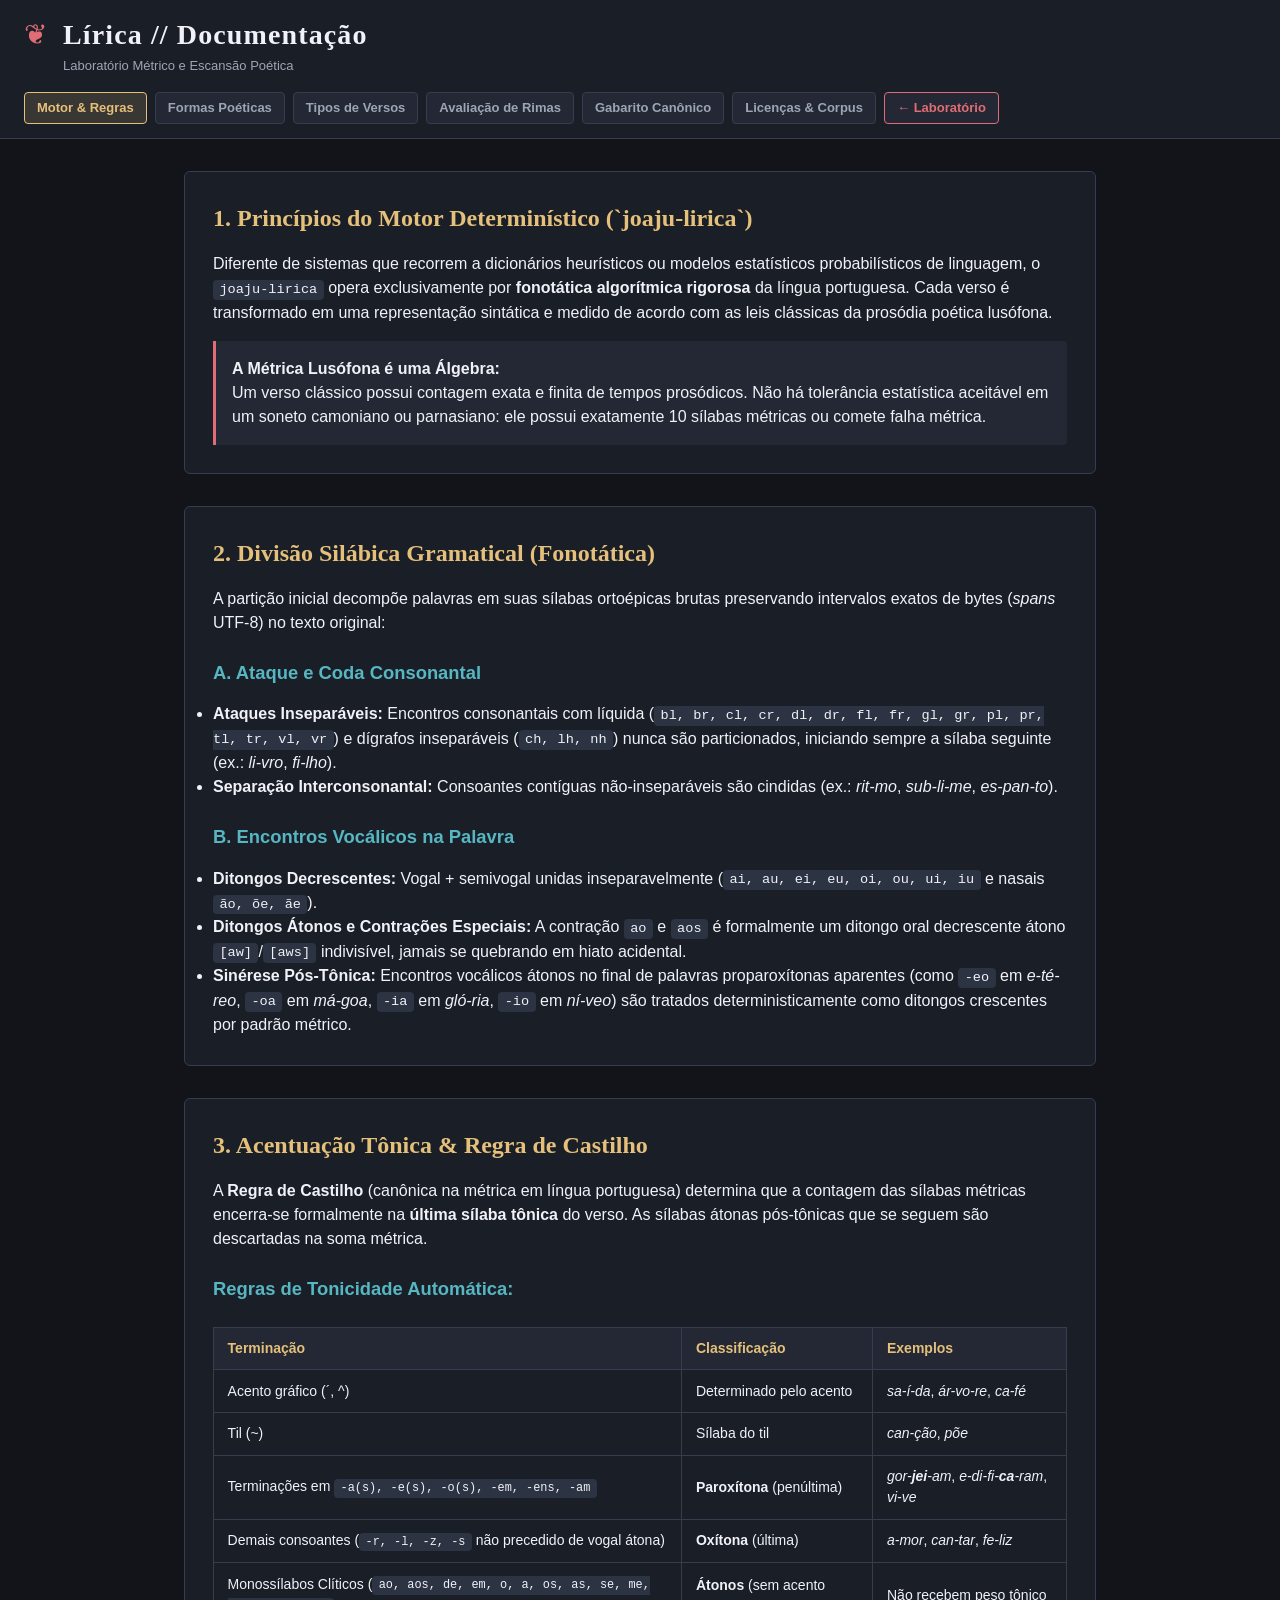
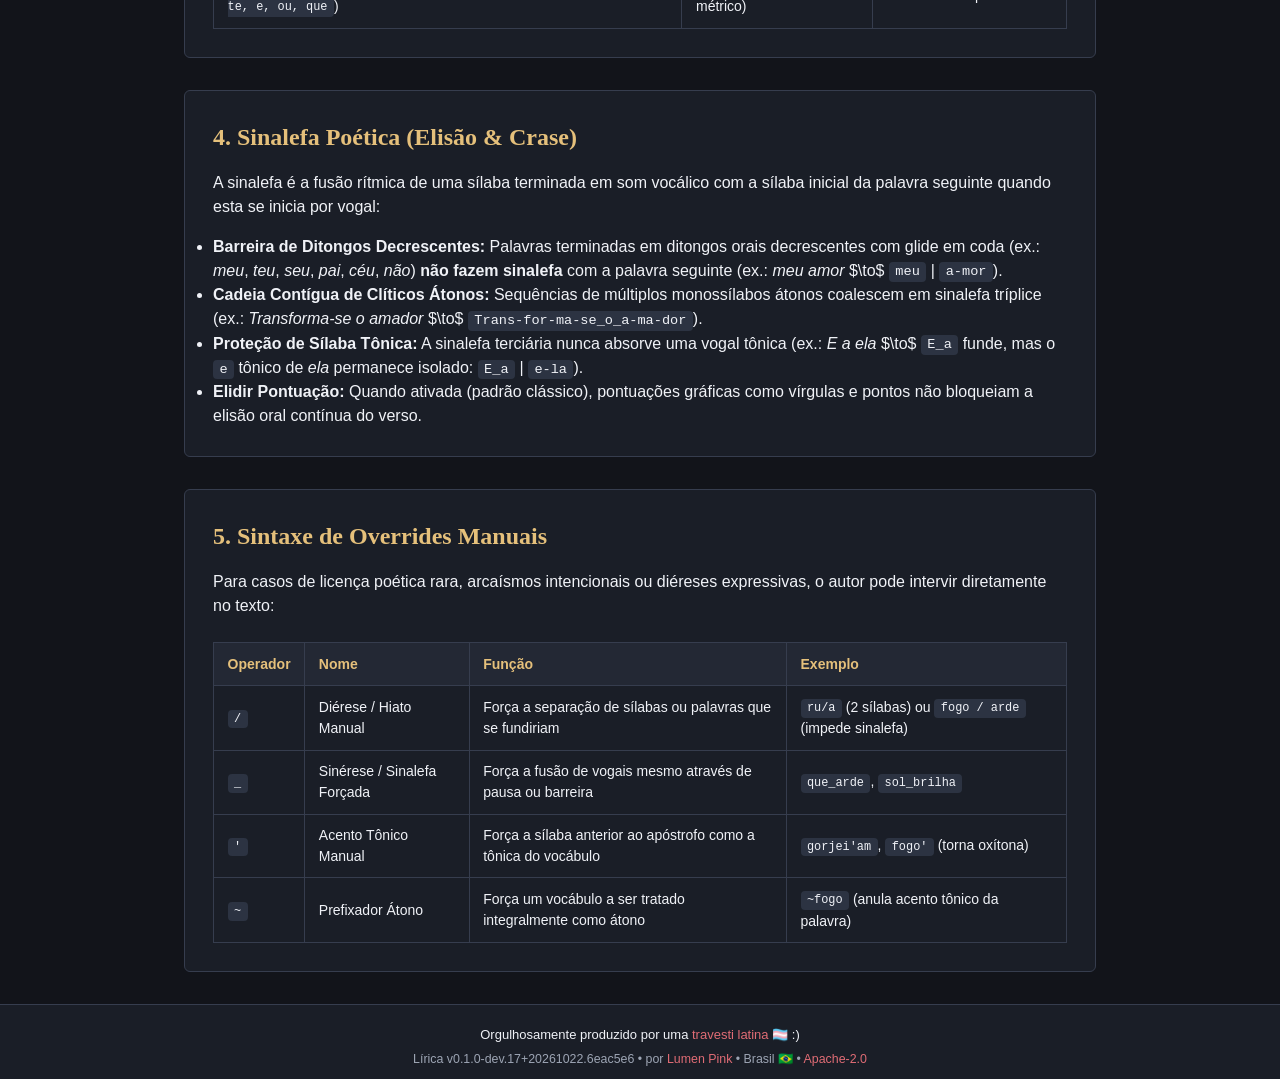
<file: site/docs/regras.html>
<!DOCTYPE html>
<html lang="pt-BR">
<head>
  <meta charset="UTF-8">
  <meta name="viewport" content="width=device-width, initial-scale=1.0">
  <title>Regras do Motor & Fonotática — Lírica // Documentação</title>
  <meta name="description" content="Especificação completa das regras do motor de escansão determinística do Lírica: partição silábica, acentuação, sinalefa e sintaxe de overrides.">
  <link rel="stylesheet" href="../style.css">
  <link rel="icon" href="data:image/svg+xml,<svg xmlns=%22http://www.w3.org/2000/svg%22 viewBox=%220 0 100 100%22><text y=%22.85em%22 font-size=%2280%22 fill=%22%234a2c2a%22>❦</text></svg>">
  <style>
    .docs-nav-bar { display: flex; gap: 0.5rem; align-items: center; flex-wrap: wrap; }
    .doc-tab { display: inline-flex; align-items: center; gap: 0.35rem; font-size: 0.8125rem; font-weight: 600; color: var(--text-secondary); background-color: var(--bg-tertiary); border: 1px solid var(--border-color); padding: 0.35rem 0.75rem; border-radius: var(--radius-sm); text-decoration: none; transition: all 0.15s ease; }
    .doc-tab:hover, .doc-tab.active { color: var(--accent-gold); background-color: var(--accent-gold-soft); border-color: var(--accent-gold); }
    .doc-body { max-width: 960px; margin: 2rem auto; padding: 0 1.5rem; display: flex; flex-direction: column; gap: 2rem; }
    .doc-section { background-color: var(--bg-secondary); border: 1px solid var(--border-color); border-radius: var(--radius-md); padding: 1.75rem; display: flex; flex-direction: column; gap: 1rem; }
    .doc-section h2 { font-family: var(--font-serif); font-size: 1.5rem; color: var(--accent-gold); }
    .doc-section h3 { font-family: var(--font-sans); font-size: 1.15rem; color: var(--accent-cyan); margin-top: 0.5rem; }
    .rule-card { background-color: var(--bg-tertiary); border-left: 3px solid var(--accent); padding: 1rem; border-radius: 0 var(--radius-sm) var(--radius-sm) 0; }
    code { font-family: var(--font-mono); background-color: var(--bg-elevated); padding: 0.15rem 0.4rem; border-radius: var(--radius-sm); font-size: 0.85em; }
    pre { background-color: var(--bg-primary); border: 1px solid var(--border-color); padding: 1rem; border-radius: var(--radius-md); overflow-x: auto; font-family: var(--font-mono); font-size: 0.85rem; line-height: 1.5; }
    table { width: 100%; border-collapse: collapse; margin-top: 0.5rem; }
    th, td { border: 1px solid var(--border-color); padding: 0.65rem 0.85rem; text-align: left; font-size: 0.875rem; }
    th { background-color: var(--bg-tertiary); color: var(--accent-gold); font-weight: 600; }
  </style>
</head>
<body>
  <header class="app-header">
    <div class="header-brand">
      <div class="header-brand-left">
        <span class="logo-glyph" aria-hidden="true">❦</span>
        <div>
          <h1 class="app-title">Lírica // Documentação</h1>
          <p class="app-tagline">Laboratório Métrico e Escansão Poética</p>
        </div>
      </div>
      <div class="docs-nav-bar">
        <a href="regras.html" class="doc-tab active">Motor & Regras</a>
        <a href="formas.html" class="doc-tab">Formas Poéticas</a>
        <a href="versos.html" class="doc-tab">Tipos de Versos</a>
        <a href="rimas.html" class="doc-tab">Avaliação de Rimas</a>
        <a href="gabarito.html" class="doc-tab">Gabarito Canônico</a>
        <a href="licencas.html" class="doc-tab">Licenças & Corpus</a>
        <a href="../index.html" class="doc-tab" style="border-color: var(--accent); color: var(--accent);">← Laboratório</a>
      </div>
    </div>
  </header>

  <main class="doc-body">
    <section class="doc-section">
      <h2>1. Princípios do Motor Determinístico (`joaju-lirica`)</h2>
      <p>
        Diferente de sistemas que recorrem a dicionários heurísticos ou modelos estatísticos probabilísticos de linguagem, o <code>joaju-lirica</code> opera exclusivamente por <strong>fonotática algorítmica rigorosa</strong> da língua portuguesa. Cada verso é transformado em uma representação sintática e medido de acordo com as leis clássicas da prosódia poética lusófona.
      </p>

      <div class="rule-card">
        <strong>A Métrica Lusófona é uma Álgebra:</strong>
        <p>Um verso clássico possui contagem exata e finita de tempos prosódicos. Não há tolerância estatística aceitável em um soneto camoniano ou parnasiano: ele possui exatamente 10 sílabas métricas ou comete falha métrica.</p>
      </div>
    </section>

    <section class="doc-section">
      <h2>2. Divisão Silábica Gramatical (Fonotática)</h2>
      <p>A partição inicial decompõe palavras em suas sílabas ortoépicas brutas preservando intervalos exatos de bytes (<em>spans</em> UTF-8) no texto original:</p>
      
      <h3>A. Ataque e Coda Consonantal</h3>
      <ul>
        <li><strong>Ataques Inseparáveis:</strong> Encontros consonantais com líquida (<code>bl, br, cl, cr, dl, dr, fl, fr, gl, gr, pl, pr, tl, tr, vl, vr</code>) e dígrafos inseparáveis (<code>ch, lh, nh</code>) nunca são particionados, iniciando sempre a sílaba seguinte (ex.: <em>li-vro</em>, <em>fi-lho</em>).</li>
        <li><strong>Separação Interconsonantal:</strong> Consoantes contíguas não-inseparáveis são cindidas (ex.: <em>rit-mo</em>, <em>sub-li-me</em>, <em>es-pan-to</em>).</li>
      </ul>

      <h3>B. Encontros Vocálicos na Palavra</h3>
      <ul>
        <li><strong>Ditongos Decrescentes:</strong> Vogal + semivogal unidas inseparavelmente (<code>ai, au, ei, eu, oi, ou, ui, iu</code> e nasais <code>ão, õe, ãe</code>).</li>
        <li><strong>Ditongos Átonos e Contrações Especiais:</strong> A contração <code>ao</code> e <code>aos</code> é formalmente um ditongo oral decrescente átono <code>[aw]</code>/<code>[aws]</code> indivisível, jamais se quebrando em hiato acidental.</li>
        <li><strong>Sinérese Pós-Tônica:</strong> Encontros vocálicos átonos no final de palavras proparoxítonas aparentes (como <code>-eo</code> em <em>e-té-reo</em>, <code>-oa</code> em <em>má-goa</em>, <code>-ia</code> em <em>gló-ria</em>, <code>-io</code> em <em>ní-veo</em>) são tratados deterministicamente como ditongos crescentes por padrão métrico.</li>
      </ul>
    </section>

    <section class="doc-section">
      <h2>3. Acentuação Tônica & Regra de Castilho</h2>
      <p>
        A <strong>Regra de Castilho</strong> (canônica na métrica em língua portuguesa) determina que a contagem das sílabas métricas encerra-se formalmente na <strong>última sílaba tônica</strong> do verso. As sílabas átonas pós-tônicas que se seguem são descartadas na soma métrica.
      </p>

      <h3>Regras de Tonicidade Automática:</h3>
      <table>
        <thead>
          <tr><th>Terminação</th><th>Classificação</th><th>Exemplos</th></tr>
        </thead>
        <tbody>
          <tr><td>Acento gráfico (´, ^)</td><td>Determinado pelo acento</td><td><em>sa-í-da</em>, <em>ár-vo-re</em>, <em>ca-fé</em></td></tr>
          <tr><td>Til (~)</td><td>Sílaba do til</td><td><em>can-ção</em>, <em>põe</em></td></tr>
          <tr><td>Terminações em <code>-a(s), -e(s), -o(s), -em, -ens, -am</code></td><td><strong>Paroxítona</strong> (penúltima)</td><td><em>gor-<strong>jei</strong>-am</em>, <em>e-di-fi-<strong>ca</strong>-ram</em>, <em>vi-ve</em></td></tr>
          <tr><td>Demais consoantes (<code>-r, -l, -z, -s</code> não precedido de vogal átona)</td><td><strong>Oxítona</strong> (última)</td><td><em>a-mor</em>, <em>can-tar</em>, <em>fe-liz</em></td></tr>
          <tr><td>Monossílabos Clíticos (<code>ao, aos, de, em, o, a, os, as, se, me, te, e, ou, que</code>)</td><td><strong>Átonos</strong> (sem acento métrico)</td><td>Não recebem peso tônico</td></tr>
        </tbody>
      </table>
    </section>

    <section class="doc-section">
      <h2>4. Sinalefa Poética (Elisão & Crase)</h2>
      <p>A sinalefa é a fusão rítmica de uma sílaba terminada em som vocálico com a sílaba inicial da palavra seguinte quando esta se inicia por vogal:</p>

      <ul>
        <li><strong>Barreira de Ditongos Decrescentes:</strong> Palavras terminadas em ditongos orais decrescentes com glide em coda (ex.: <em>meu</em>, <em>teu</em>, <em>seu</em>, <em>pai</em>, <em>céu</em>, <em>não</em>) <strong>não fazem sinalefa</strong> com a palavra seguinte (ex.: <em>meu amor</em> $\to$ <code>meu</code> | <code>a-mor</code>).</li>
        <li><strong>Cadeia Contígua de Clíticos Átonos:</strong> Sequências de múltiplos monossílabos átonos coalescem em sinalefa tríplice (ex.: <em>Transforma-se o amador</em> $\to$ <code>Trans-for-ma-se_o_a-ma-dor</code>).</li>
        <li><strong>Proteção de Sílaba Tônica:</strong> A sinalefa terciária nunca absorve uma vogal tônica (ex.: <em>E a ela</em> $\to$ <code>E_a</code> funde, mas o <code>e</code> tônico de <em>ela</em> permanece isolado: <code>E_a</code> | <code>e-la</code>).</li>
        <li><strong>Elidir Pontuação:</strong> Quando ativada (padrão clássico), pontuações gráficas como vírgulas e pontos não bloqueiam a elisão oral contínua do verso.</li>
      </ul>
    </section>

    <section class="doc-section">
      <h2>5. Sintaxe de Overrides Manuais</h2>
      <p>Para casos de licença poética rara, arcaísmos intencionais ou diéreses expressivas, o autor pode intervir diretamente no texto:</p>

      <table>
        <thead>
          <tr><th>Operador</th><th>Nome</th><th>Função</th><th>Exemplo</th></tr>
        </thead>
        <tbody>
          <tr>
            <td><code>/</code></td>
            <td>Diérese / Hiato Manual</td>
            <td>Força a separação de sílabas ou palavras que se fundiriam</td>
            <td><code>ru/a</code> (2 sílabas) ou <code>fogo / arde</code> (impede sinalefa)</td>
          </tr>
          <tr>
            <td><code>_</code></td>
            <td>Sinérese / Sinalefa Forçada</td>
            <td>Força a fusão de vogais mesmo através de pausa ou barreira</td>
            <td><code>que_arde</code>, <code>sol_brilha</code></td>
          </tr>
          <tr>
            <td><code>'</code></td>
            <td>Acento Tônico Manual</td>
            <td>Força a sílaba anterior ao apóstrofo como a tônica do vocábulo</td>
            <td><code>gorjei'am</code>, <code>fogo'</code> (torna oxítona)</td>
          </tr>
          <tr>
            <td><code>~</code></td>
            <td>Prefixador Átono</td>
            <td>Força um vocábulo a ser tratado integralmente como átono</td>
            <td><code>~fogo</code> (anula acento tônico da palavra)</td>
          </tr>
        </tbody>
      </table>
    </section>
  </main>

  <footer class="app-footer">
    <div class="footer-inner">
      <p class="footer-identity">
        Orgulhosamente produzido por uma <a href="https://travesti.2lp.in/pt/" target="_blank" rel="noopener">travesti latina</a> 🏳️‍⚧️ :)
      </p>
      <p class="footer-metadata">
        Lírica <span id="lbl-versao">v0.1.0-dev.17+20261022.6eac5e6</span> • por <a href="https://lumen.pink" target="_blank" rel="noopener">Lumen Pink</a> • Brasil 🇧🇷 • <a href="https://git.2lp.in/lumen/lirica/src/branch/main/LICENSE" target="_blank" rel="noopener">Apache-2.0</a>
      </p>
    </div>
  </footer>
</body>
</html>
</file>
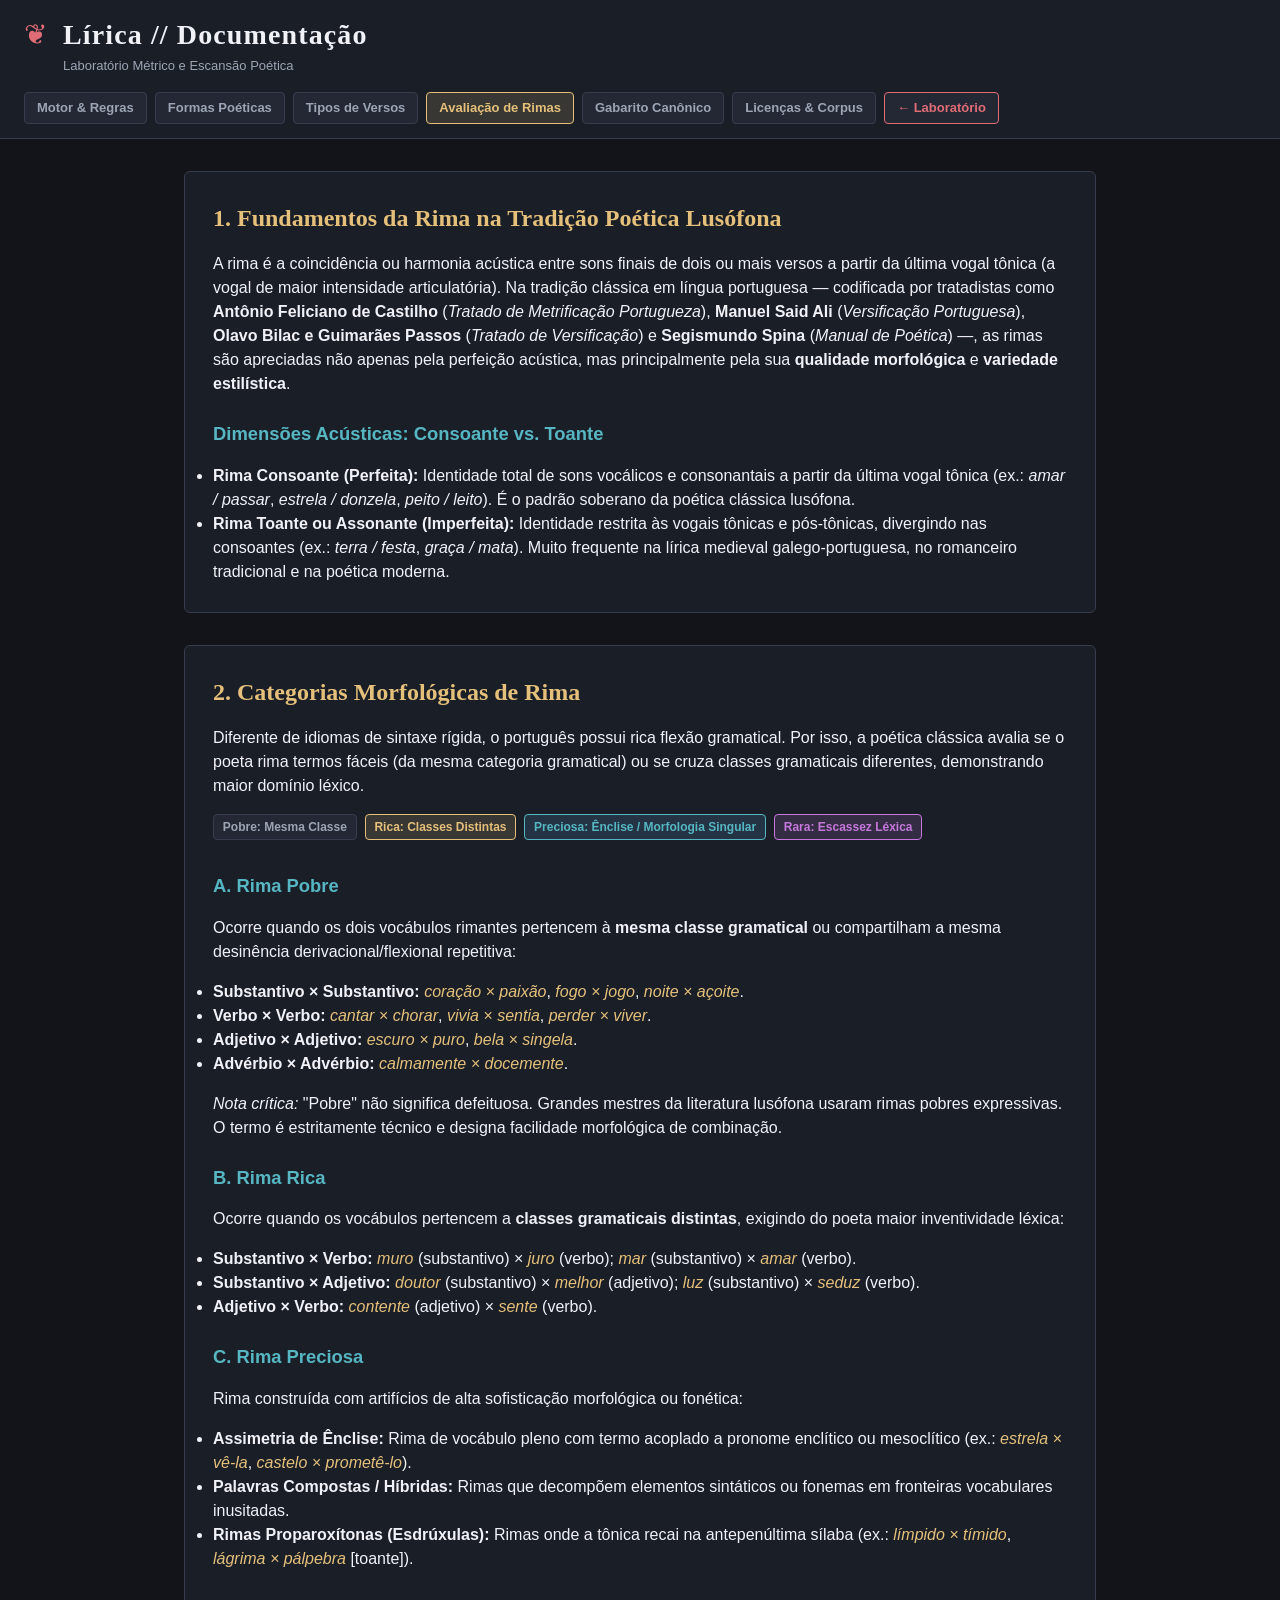
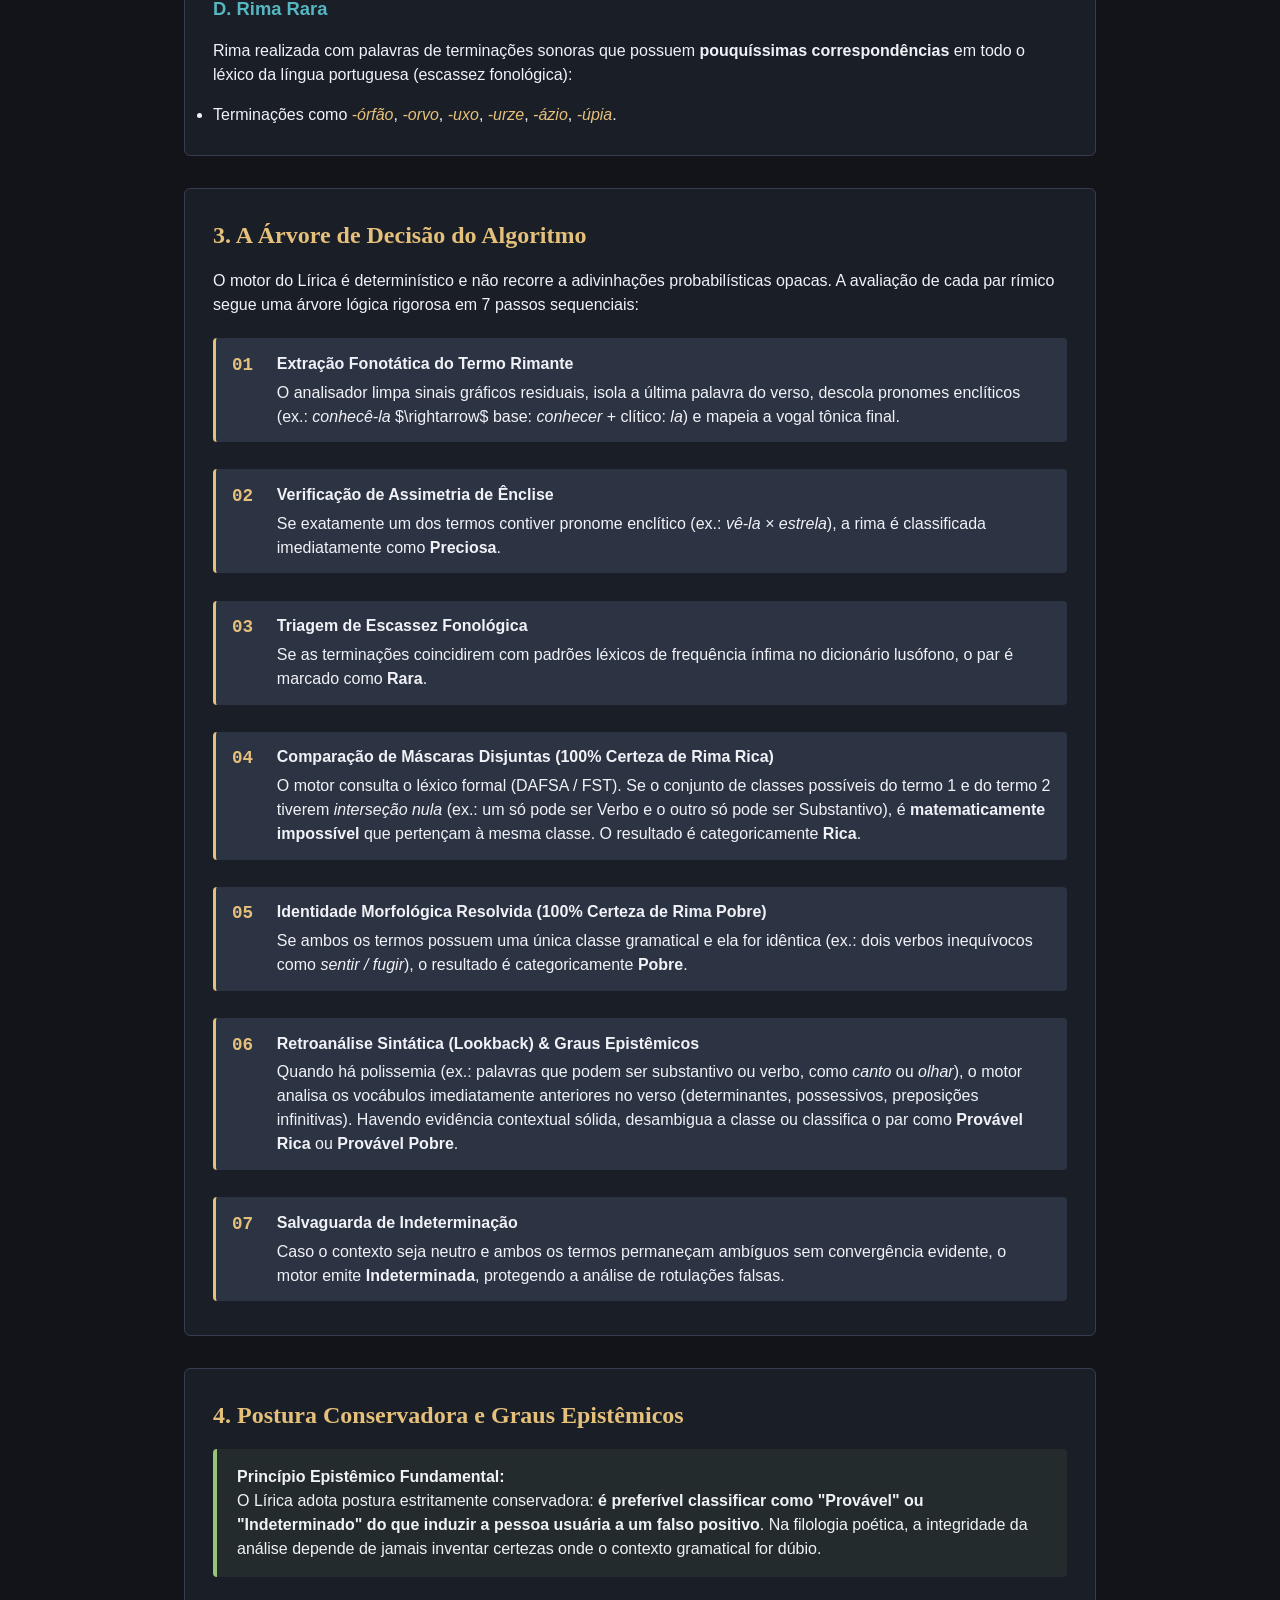
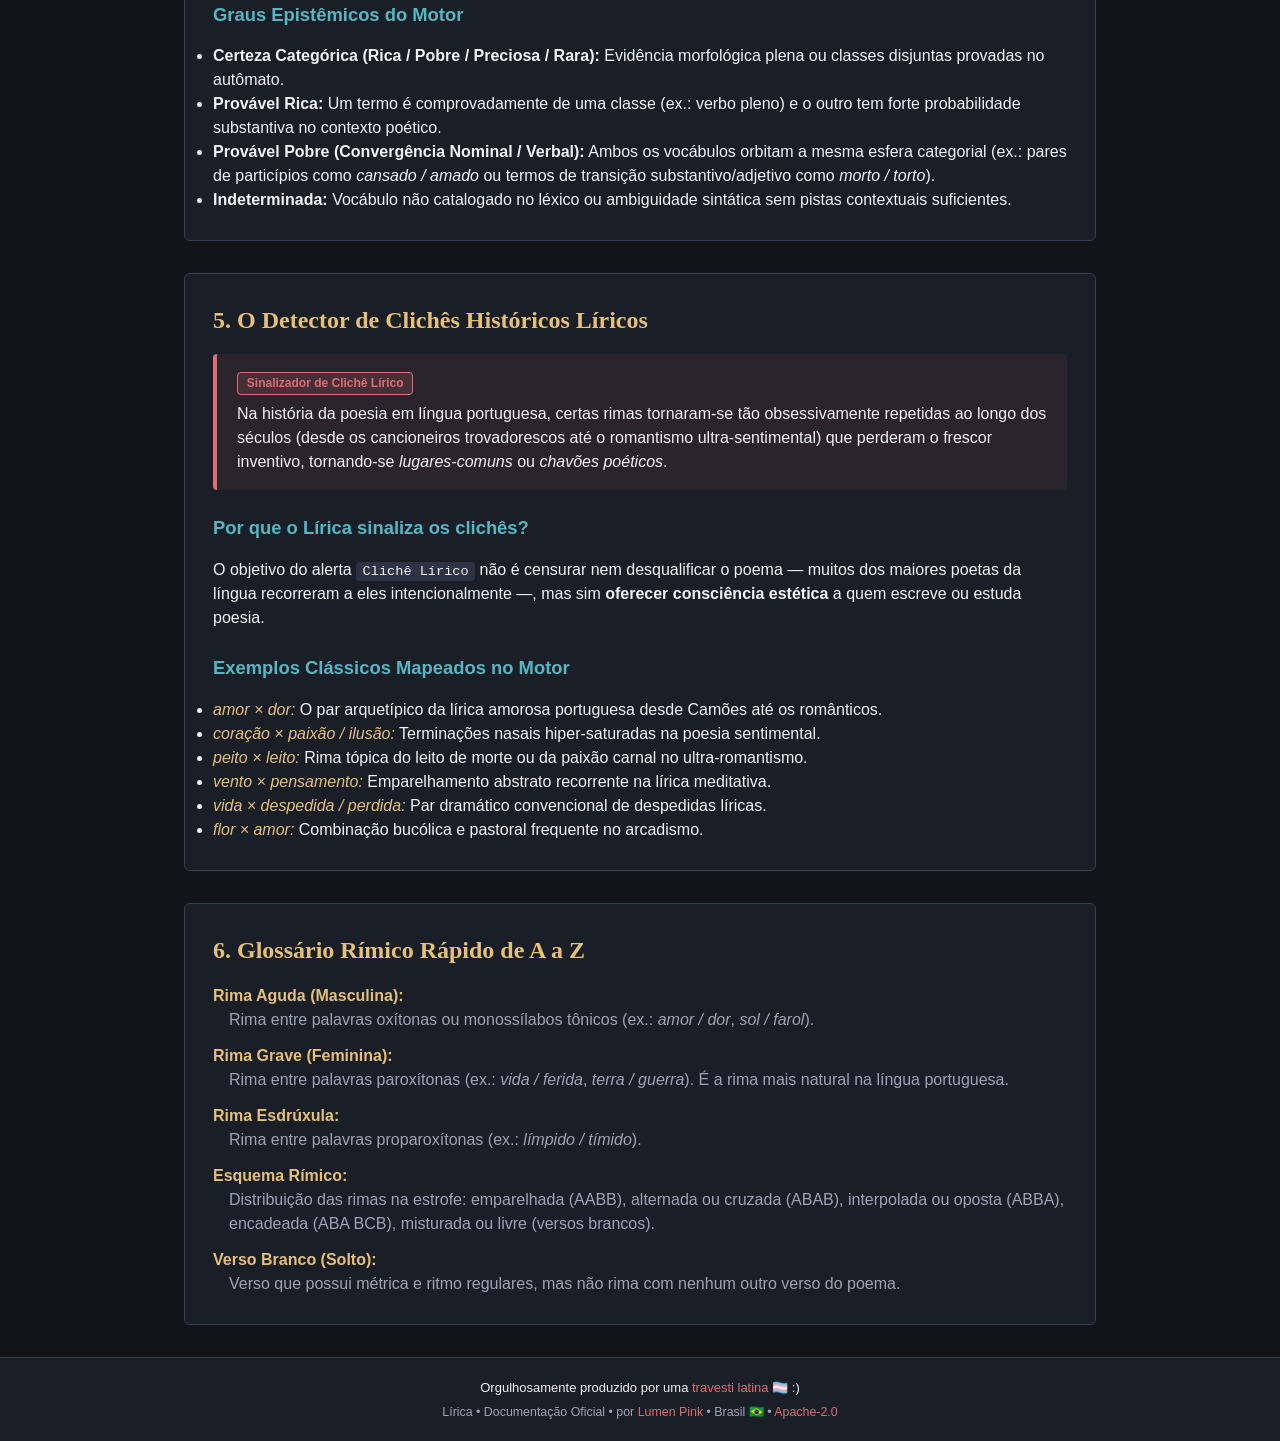
<file: site/docs/rimas.html>
<!DOCTYPE html>
<html lang="pt-BR">
<head>
  <meta charset="UTF-8">
  <meta name="viewport" content="width=device-width, initial-scale=1.0">
  <title>Avaliação e Morfologia de Rimas — Lírica // Documentação</title>
  <meta name="description" content="Guia canônico e pedagógico da avaliação morfológica, acústica e epistêmica de rimas no Lírica: rimas ricas, pobres, preciosas, raras, árvore de decisão determinística e detector de clichês líricos.">
  <link rel="stylesheet" href="../style.css">
  <link rel="icon" href="data:image/svg+xml,<svg xmlns=%22http://www.w3.org/2000/svg%22 viewBox=%220 0 100 100%22><text y=%22.85em%22 font-size=%2280%22 fill=%22%234a2c2a%22>❦</text></svg>">
  <style>
    .docs-nav-bar { display: flex; gap: 0.5rem; align-items: center; flex-wrap: wrap; }
    .doc-tab { display: inline-flex; align-items: center; gap: 0.35rem; font-size: 0.8125rem; font-weight: 600; color: var(--text-secondary); background-color: var(--bg-tertiary); border: 1px solid var(--border-color); padding: 0.35rem 0.75rem; border-radius: var(--radius-sm); text-decoration: none; transition: all 0.15s ease; }
    .doc-tab:hover, .doc-tab.active { color: var(--accent-gold); background-color: var(--accent-gold-soft); border-color: var(--accent-gold); }
    .doc-body { max-width: 960px; margin: 2rem auto; padding: 0 1.5rem; display: flex; flex-direction: column; gap: 2rem; }
    .doc-section { background-color: var(--bg-secondary); border: 1px solid var(--border-color); border-radius: var(--radius-md); padding: 1.75rem; display: flex; flex-direction: column; gap: 1rem; }
    .doc-section h2 { font-family: var(--font-serif); font-size: 1.5rem; color: var(--accent-gold); }
    .doc-section h3 { font-family: var(--font-sans); font-size: 1.15rem; color: var(--accent-cyan); margin-top: 0.5rem; }
    .rhyme-badge-bar { display: flex; gap: 0.5rem; flex-wrap: wrap; margin-bottom: 0.5rem; }
    .badge { font-size: 0.75rem; font-weight: 600; padding: 0.2rem 0.55rem; border-radius: var(--radius-sm); }
    .badge-pobre { background-color: var(--bg-tertiary); color: var(--text-secondary); border: 1px solid var(--border-color); }
    .badge-rica { background-color: rgba(229, 192, 123, 0.15); color: var(--accent-gold); border: 1px solid var(--accent-gold); }
    .badge-preciosa { background-color: rgba(97, 175, 239, 0.15); color: var(--accent-cyan); border: 1px solid var(--accent-cyan); }
    .badge-rara { background-color: rgba(198, 120, 221, 0.15); color: var(--accent-purple); border: 1px solid var(--accent-purple); }
    .badge-cliche { background-color: rgba(224, 108, 117, 0.15); color: var(--accent); border: 1px solid var(--accent); }
    .decision-step { display: flex; gap: 1rem; align-items: flex-start; padding: 0.85rem 1rem; background: var(--bg-elevated); border-left: 3px solid var(--accent-gold); border-radius: 4px; margin: 0.35rem 0; }
    .step-number { font-family: var(--font-mono); font-size: 1.1rem; font-weight: 700; color: var(--accent-gold); min-width: 1.8rem; }
    .step-content { display: flex; flex-direction: column; gap: 0.3rem; }
    .step-content strong { color: var(--text-primary); }
    .epistemic-callout { background-color: rgba(152, 195, 121, 0.08); border-left: 4px solid var(--accent-green); padding: 1rem 1.25rem; border-radius: var(--radius-sm); }
    .cliche-box { background-color: rgba(224, 108, 117, 0.08); border-left: 4px solid var(--accent); padding: 1rem 1.25rem; border-radius: var(--radius-sm); }
    code { font-family: var(--font-mono); background-color: var(--bg-elevated); padding: 0.15rem 0.4rem; border-radius: var(--radius-sm); font-size: 0.85em; }
    .pair-example { font-style: italic; color: var(--accent-gold); }
    .verse-quote { border-left: 2px solid var(--border-color); padding-left: 1rem; margin: 0.5rem 0; font-family: var(--font-serif); font-size: 0.95rem; color: var(--text-primary); }
  </style>
</head>
<body>
  <header class="app-header">
    <div class="header-brand">
      <div class="header-brand-left">
        <span class="logo-glyph" aria-hidden="true">❦</span>
        <div>
          <h1 class="app-title">Lírica // Documentação</h1>
          <p class="app-tagline">Laboratório Métrico e Escansão Poética</p>
        </div>
      </div>
      <div class="docs-nav-bar">
        <a href="regras.html" class="doc-tab">Motor & Regras</a>
        <a href="formas.html" class="doc-tab">Formas Poéticas</a>
        <a href="versos.html" class="doc-tab">Tipos de Versos</a>
        <a href="rimas.html" class="doc-tab active">Avaliação de Rimas</a>
        <a href="gabarito.html" class="doc-tab">Gabarito Canônico</a>
        <a href="licencas.html" class="doc-tab">Licenças & Corpus</a>
        <a href="../index.html" class="doc-tab" style="border-color: var(--accent); color: var(--accent);">← Laboratório</a>
      </div>
    </div>
  </header>

  <main class="doc-body">
    <!-- Seção 1: Fundamentos da Rima na Lírica Lusófona -->
    <section class="doc-section">
      <h2>1. Fundamentos da Rima na Tradição Poética Lusófona</h2>
      <p>
        A rima é a coincidência ou harmonia acústica entre sons finais de dois ou mais versos a partir da última vogal tônica (a vogal de maior intensidade articulatória).
        Na tradição clássica em língua portuguesa — codificada por tratadistas como <strong>Antônio Feliciano de Castilho</strong> (<em>Tratado de Metrificação Portugueza</em>), <strong>Manuel Said Ali</strong> (<em>Versificação Portuguesa</em>), <strong>Olavo Bilac e Guimarães Passos</strong> (<em>Tratado de Versificação</em>) e <strong>Segismundo Spina</strong> (<em>Manual de Poética</em>) —, as rimas são apreciadas não apenas pela perfeição acústica, mas principalmente pela sua <strong>qualidade morfológica</strong> e <strong>variedade estilística</strong>.
      </p>
      <h3>Dimensões Acústicas: Consoante vs. Toante</h3>
      <ul>
        <li><strong>Rima Consoante (Perfeita):</strong> Identidade total de sons vocálicos e consonantais a partir da última vogal tônica (ex.: <em>amar / passar</em>, <em>estrela / donzela</em>, <em>peito / leito</em>). É o padrão soberano da poética clássica lusófona.</li>
        <li><strong>Rima Toante ou Assonante (Imperfeita):</strong> Identidade restrita às vogais tônicas e pós-tônicas, divergindo nas consoantes (ex.: <em>terra / festa</em>, <em>graça / mata</em>). Muito frequente na lírica medieval galego-portuguesa, no romanceiro tradicional e na poética moderna.</li>
      </ul>
    </section>

    <!-- Seção 2: Categorias Morfológicas de Rima -->
    <section class="doc-section">
      <h2>2. Categorias Morfológicas de Rima</h2>
      <p>
        Diferente de idiomas de sintaxe rígida, o português possui rica flexão gramatical. Por isso, a poética clássica avalia se o poeta rima termos fáceis (da mesma categoria gramatical) ou se cruza classes gramaticais diferentes, demonstrando maior domínio léxico.
      </p>

      <div class="rhyme-badge-bar">
        <span class="badge badge-pobre">Pobre: Mesma Classe</span>
        <span class="badge badge-rica">Rica: Classes Distintas</span>
        <span class="badge badge-preciosa">Preciosa: Ênclise / Morfologia Singular</span>
        <span class="badge badge-rara">Rara: Escassez Léxica</span>
      </div>

      <h3>A. Rima Pobre</h3>
      <p>
        Ocorre quando os dois vocábulos rimantes pertencem à <strong>mesma classe gramatical</strong> ou compartilham a mesma desinência derivacional/flexional repetitiva:
      </p>
      <ul>
        <li><strong>Substantivo × Substantivo:</strong> <span class="pair-example">coração × paixão</span>, <span class="pair-example">fogo × jogo</span>, <span class="pair-example">noite × açoite</span>.</li>
        <li><strong>Verbo × Verbo:</strong> <span class="pair-example">cantar × chorar</span>, <span class="pair-example">vivia × sentia</span>, <span class="pair-example">perder × viver</span>.</li>
        <li><strong>Adjetivo × Adjetivo:</strong> <span class="pair-example">escuro × puro</span>, <span class="pair-example">bela × singela</span>.</li>
        <li><strong>Advérbio × Advérbio:</strong> <span class="pair-example">calmamente × docemente</span>.</li>
      </ul>
      <p>
        <em>Nota crítica:</em> "Pobre" não significa defeituosa. Grandes mestres da literatura lusófona usaram rimas pobres expressivas. O termo é estritamente técnico e designa facilidade morfológica de combinação.
      </p>

      <h3>B. Rima Rica</h3>
      <p>
        Ocorre quando os vocábulos pertencem a <strong>classes gramaticais distintas</strong>, exigindo do poeta maior inventividade léxica:
      </p>
      <ul>
        <li><strong>Substantivo × Verbo:</strong> <span class="pair-example">muro</span> (substantivo) × <span class="pair-example">juro</span> (verbo); <span class="pair-example">mar</span> (substantivo) × <span class="pair-example">amar</span> (verbo).</li>
        <li><strong>Substantivo × Adjetivo:</strong> <span class="pair-example">doutor</span> (substantivo) × <span class="pair-example">melhor</span> (adjetivo); <span class="pair-example">luz</span> (substantivo) × <span class="pair-example">seduz</span> (verbo).</li>
        <li><strong>Adjetivo × Verbo:</strong> <span class="pair-example">contente</span> (adjetivo) × <span class="pair-example">sente</span> (verbo).</li>
      </ul>

      <h3>C. Rima Preciosa</h3>
      <p>
        Rima construída com artifícios de alta sofisticação morfológica ou fonética:
      </p>
      <ul>
        <li><strong>Assimetria de Ênclise:</strong> Rima de vocábulo pleno com termo acoplado a pronome enclítico ou mesoclítico (ex.: <span class="pair-example">estrela × vê-la</span>, <span class="pair-example">castelo × prometê-lo</span>).</li>
        <li><strong>Palavras Compostas / Híbridas:</strong> Rimas que decompõem elementos sintáticos ou fonemas em fronteiras vocabulares inusitadas.</li>
        <li><strong>Rimas Proparoxítonas (Esdrúxulas):</strong> Rimas onde a tônica recai na antepenúltima sílaba (ex.: <span class="pair-example">límpido × tímido</span>, <span class="pair-example">lágrima × pálpebra</span> [toante]).</li>
      </ul>

      <h3>D. Rima Rara</h3>
      <p>
        Rima realizada com palavras de terminações sonoras que possuem <strong>pouquíssimas correspondências</strong> em todo o léxico da língua portuguesa (escassez fonológica):
      </p>
      <ul>
        <li>Terminações como <span class="pair-example">-órfão</span>, <span class="pair-example">-orvo</span>, <span class="pair-example">-uxo</span>, <span class="pair-example">-urze</span>, <span class="pair-example">-ázio</span>, <span class="pair-example">-úpia</span>.</li>
      </ul>
    </section>

    <!-- Seção 3: A Árvore de Decisão do Algoritmo -->
    <section class="doc-section">
      <h2>3. A Árvore de Decisão do Algoritmo</h2>
      <p>
        O motor do Lírica é determinístico e não recorre a adivinhações probabilísticas opacas. A avaliação de cada par rímico segue uma árvore lógica rigorosa em 7 passos sequenciais:
      </p>

      <div class="decision-step">
        <span class="step-number">01</span>
        <div class="step-content">
          <strong>Extração Fonotática do Termo Rimante</strong>
          <p>O analisador limpa sinais gráficos residuais, isola a última palavra do verso, descola pronomes enclíticos (ex.: <em>conhecê-la</em> $\rightarrow$ base: <em>conhecer</em> + clítico: <em>la</em>) e mapeia a vogal tônica final.</p>
        </div>
      </div>

      <div class="decision-step">
        <span class="step-number">02</span>
        <div class="step-content">
          <strong>Verificação de Assimetria de Ênclise</strong>
          <p>Se exatamente um dos termos contiver pronome enclítico (ex.: <em>vê-la × estrela</em>), a rima é classificada imediatamente como <strong>Preciosa</strong>.</p>
        </div>
      </div>

      <div class="decision-step">
        <span class="step-number">03</span>
        <div class="step-content">
          <strong>Triagem de Escassez Fonológica</strong>
          <p>Se as terminações coincidirem com padrões léxicos de frequência ínfima no dicionário lusófono, o par é marcado como <strong>Rara</strong>.</p>
        </div>
      </div>

      <div class="decision-step">
        <span class="step-number">04</span>
        <div class="step-content">
          <strong>Comparação de Máscaras Disjuntas (100% Certeza de Rima Rica)</strong>
          <p>O motor consulta o léxico formal (DAFSA / FST). Se o conjunto de classes possíveis do termo 1 e do termo 2 tiverem <em>interseção nula</em> (ex.: um só pode ser Verbo e o outro só pode ser Substantivo), é <strong>matematicamente impossível</strong> que pertençam à mesma classe. O resultado é categoricamente <strong>Rica</strong>.</p>
        </div>
      </div>

      <div class="decision-step">
        <span class="step-number">05</span>
        <div class="step-content">
          <strong>Identidade Morfológica Resolvida (100% Certeza de Rima Pobre)</strong>
          <p>Se ambos os termos possuem uma única classe gramatical e ela for idêntica (ex.: dois verbos inequívocos como <em>sentir / fugir</em>), o resultado é categoricamente <strong>Pobre</strong>.</p>
        </div>
      </div>

      <div class="decision-step">
        <span class="step-number">06</span>
        <div class="step-content">
          <strong>Retroanálise Sintática (Lookback) & Graus Epistêmicos</strong>
          <p>Quando há polissemia (ex.: palavras que podem ser substantivo ou verbo, como <em>canto</em> ou <em>olhar</em>), o motor analisa os vocábulos imediatamente anteriores no verso (determinantes, possessivos, preposições infinitivas). Havendo evidência contextual sólida, desambigua a classe ou classifica o par como <strong>Provável Rica</strong> ou <strong>Provável Pobre</strong>.</p>
        </div>
      </div>

      <div class="decision-step">
        <span class="step-number">07</span>
        <div class="step-content">
          <strong>Salvaguarda de Indeterminação</strong>
          <p>Caso o contexto seja neutro e ambos os termos permaneçam ambíguos sem convergência evidente, o motor emite <strong>Indeterminada</strong>, protegendo a análise de rotulações falsas.</p>
        </div>
      </div>
    </section>

    <!-- Seção 4: Postura Conservadora e Graus Epistêmicos -->
    <section class="doc-section">
      <h2>4. Postura Conservadora e Graus Epistêmicos</h2>
      <div class="epistemic-callout">
        <strong>Princípio Epistêmico Fundamental:</strong>
        <p>
          O Lírica adota postura estritamente conservadora: <strong>é preferível classificar como "Provável" ou "Indeterminado" do que induzir a pessoa usuária a um falso positivo</strong>. Na filologia poética, a integridade da análise depende de jamais inventar certezas onde o contexto gramatical for dúbio.
        </p>
      </div>

      <h3>Graus Epistêmicos do Motor</h3>
      <ul>
        <li><strong>Certeza Categórica (Rica / Pobre / Preciosa / Rara):</strong> Evidência morfológica plena ou classes disjuntas provadas no autômato.</li>
        <li><strong>Provável Rica:</strong> Um termo é comprovadamente de uma classe (ex.: verbo pleno) e o outro tem forte probabilidade substantiva no contexto poético.</li>
        <li><strong>Provável Pobre (Convergência Nominal / Verbal):</strong> Ambos os vocábulos orbitam a mesma esfera categorial (ex.: pares de particípios como <em>cansado / amado</em> ou termos de transição substantivo/adjetivo como <em>morto / torto</em>).</li>
        <li><strong>Indeterminada:</strong> Vocábulo não catalogado no léxico ou ambiguidade sintática sem pistas contextuais suficientes.</li>
      </ul>
    </section>

    <!-- Seção 5: Detector de Clichês Históricos Líricos -->
    <section class="doc-section">
      <h2>5. O Detector de Clichês Históricos Líricos</h2>
      <div class="cliche-box">
        <span class="badge badge-cliche">Sinalizador de Clichê Lírico</span>
        <p style="margin-top: 0.5rem;">
          Na história da poesia em língua portuguesa, certas rimas tornaram-se tão obsessivamente repetidas ao longo dos séculos (desde os cancioneiros trovadorescos até o romantismo ultra-sentimental) que perderam o frescor inventivo, tornando-se <em>lugares-comuns</em> ou <em>chavões poéticos</em>.
        </p>
      </div>

      <h3>Por que o Lírica sinaliza os clichês?</h3>
      <p>
        O objetivo do alerta <code>Clichê Lírico</code> não é censurar nem desqualificar o poema — muitos dos maiores poetas da língua recorreram a eles intencionalmente —, mas sim <strong>oferecer consciência estética</strong> a quem escreve ou estuda poesia.
      </p>

      <h3>Exemplos Clássicos Mapeados no Motor</h3>
      <ul>
        <li><span class="pair-example">amor × dor:</span> O par arquetípico da lírica amorosa portuguesa desde Camões até os românticos.</li>
        <li><span class="pair-example">coração × paixão / ilusão:</span> Terminações nasais hiper-saturadas na poesia sentimental.</li>
        <li><span class="pair-example">peito × leito:</span> Rima tópica do leito de morte ou da paixão carnal no ultra-romantismo.</li>
        <li><span class="pair-example">vento × pensamento:</span> Emparelhamento abstrato recorrente na lírica meditativa.</li>
        <li><span class="pair-example">vida × despedida / perdida:</span> Par dramático convencional de despedidas líricas.</li>
        <li><span class="pair-example">flor × amor:</span> Combinação bucólica e pastoral frequente no arcadismo.</li>
      </ul>
    </section>

    <!-- Seção 6: Glossário Rímico Rápido -->
    <section class="doc-section">
      <h2>6. Glossário Rímico Rápido de A a Z</h2>
      <dl style="display: flex; flex-direction: column; gap: 0.75rem;">
        <div>
          <dt style="font-weight: 700; color: var(--accent-gold);">Rima Aguda (Masculina):</dt>
          <dd style="color: var(--text-secondary); margin-left: 1rem;">Rima entre palavras oxítonas ou monossílabos tônicos (ex.: <em>amor / dor</em>, <em>sol / farol</em>).</dd>
        </div>
        <div>
          <dt style="font-weight: 700; color: var(--accent-gold);">Rima Grave (Feminina):</dt>
          <dd style="color: var(--text-secondary); margin-left: 1rem;">Rima entre palavras paroxítonas (ex.: <em>vida / ferida</em>, <em>terra / guerra</em>). É a rima mais natural na língua portuguesa.</dd>
        </div>
        <div>
          <dt style="font-weight: 700; color: var(--accent-gold);">Rima Esdrúxula:</dt>
          <dd style="color: var(--text-secondary); margin-left: 1rem;">Rima entre palavras proparoxítonas (ex.: <em>límpido / tímido</em>).</dd>
        </div>
        <div>
          <dt style="font-weight: 700; color: var(--accent-gold);">Esquema Rímico:</dt>
          <dd style="color: var(--text-secondary); margin-left: 1rem;">Distribuição das rimas na estrofe: emparelhada (AABB), alternada ou cruzada (ABAB), interpolada ou oposta (ABBA), encadeada (ABA BCB), misturada ou livre (versos brancos).</dd>
        </div>
        <div>
          <dt style="font-weight: 700; color: var(--accent-gold);">Verso Branco (Solto):</dt>
          <dd style="color: var(--text-secondary); margin-left: 1rem;">Verso que possui métrica e ritmo regulares, mas não rima com nenhum outro verso do poema.</dd>
        </div>
      </dl>
    </section>
  </main>

  <footer class="app-footer">
    <div class="footer-inner">
      <p class="footer-identity">
        Orgulhosamente produzido por uma <a href="https://travesti.2lp.in/pt/" target="_blank" rel="noopener">travesti latina</a> 🏳️‍⚧️ :)
      </p>
      <p class="footer-metadata">
        Lírica • Documentação Oficial • por <a href="https://lumen.pink" target="_blank" rel="noopener">Lumen Pink</a> • Brasil 🇧🇷 • <a href="https://git.2lp.in/lumen/lirica/src/branch/main/LICENSE" target="_blank" rel="noopener">Apache-2.0</a>
      </p>
    </div>
  </footer>
</body>
</html>
</file>
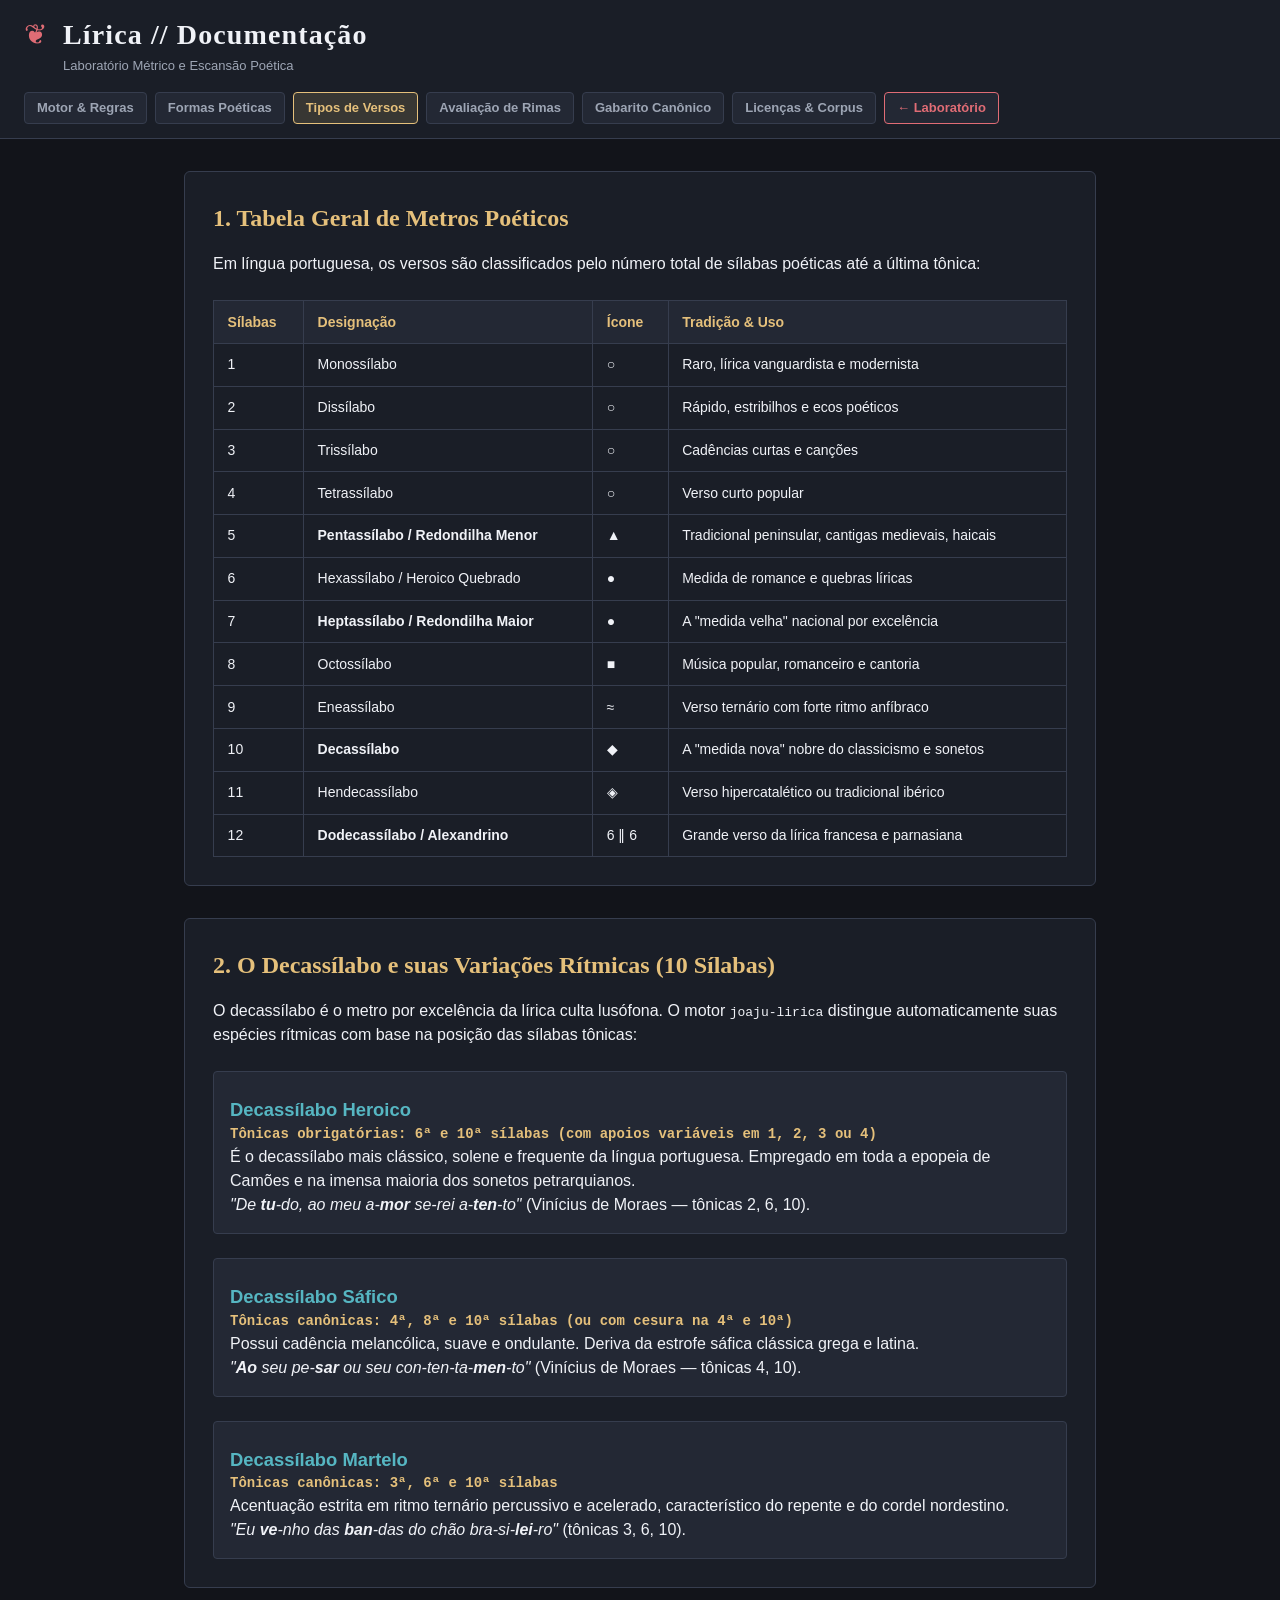
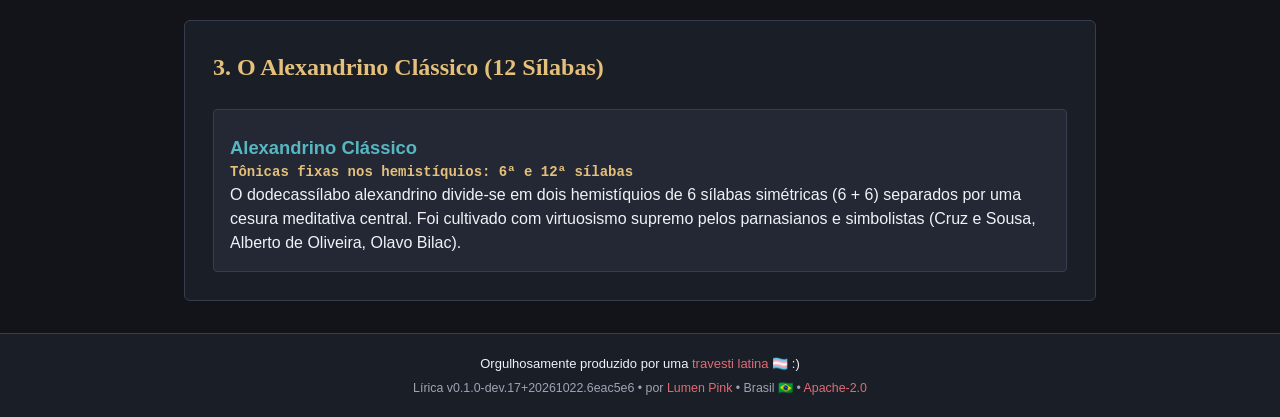
<file: site/docs/versos.html>
<!DOCTYPE html>
<html lang="pt-BR">
<head>
  <meta charset="UTF-8">
  <meta name="viewport" content="width=device-width, initial-scale=1.0">
  <title>Tipos de Versos & Ritmos — Lírica // Documentação</title>
  <meta name="description" content="Tabela de metros poéticos lusófonos do monossílabo ao dodecassílabo (Alexandrino), e as variações rítmicas do decassílabo (heróico, sáfico e martelo).">
  <link rel="stylesheet" href="../style.css">
  <link rel="icon" href="data:image/svg+xml,<svg xmlns=%22http://www.w3.org/2000/svg%22 viewBox=%220 0 100 100%22><text y=%22.85em%22 font-size=%2280%22 fill=%22%234a2c2a%22>❦</text></svg>">
  <style>
    .docs-nav-bar { display: flex; gap: 0.5rem; align-items: center; flex-wrap: wrap; }
    .doc-tab { display: inline-flex; align-items: center; gap: 0.35rem; font-size: 0.8125rem; font-weight: 600; color: var(--text-secondary); background-color: var(--bg-tertiary); border: 1px solid var(--border-color); padding: 0.35rem 0.75rem; border-radius: var(--radius-sm); text-decoration: none; transition: all 0.15s ease; }
    .doc-tab:hover, .doc-tab.active { color: var(--accent-gold); background-color: var(--accent-gold-soft); border-color: var(--accent-gold); }
    .doc-body { max-width: 960px; margin: 2rem auto; padding: 0 1.5rem; display: flex; flex-direction: column; gap: 2rem; }
    .doc-section { background-color: var(--bg-secondary); border: 1px solid var(--border-color); border-radius: var(--radius-md); padding: 1.75rem; display: flex; flex-direction: column; gap: 1rem; }
    .doc-section h2 { font-family: var(--font-serif); font-size: 1.5rem; color: var(--accent-gold); }
    .doc-section h3 { font-family: var(--font-sans); font-size: 1.15rem; color: var(--accent-cyan); margin-top: 0.5rem; }
    table { width: 100%; border-collapse: collapse; margin-top: 0.5rem; }
    th, td { border: 1px solid var(--border-color); padding: 0.65rem 0.85rem; text-align: left; font-size: 0.875rem; }
    th { background-color: var(--bg-tertiary); color: var(--accent-gold); font-weight: 600; }
    .verse-card { background-color: var(--bg-tertiary); border: 1px solid var(--border-color); border-radius: var(--radius-sm); padding: 1rem; margin-top: 0.5rem; }
    .verse-accent-scheme { font-family: var(--font-mono); font-size: 0.875rem; color: var(--accent-gold); font-weight: 600; }
  </style>
</head>
<body>
  <header class="app-header">
    <div class="header-brand">
      <div class="header-brand-left">
        <span class="logo-glyph" aria-hidden="true">❦</span>
        <div>
          <h1 class="app-title">Lírica // Documentação</h1>
          <p class="app-tagline">Laboratório Métrico e Escansão Poética</p>
        </div>
      </div>
      <div class="docs-nav-bar">
        <a href="regras.html" class="doc-tab">Motor & Regras</a>
        <a href="formas.html" class="doc-tab">Formas Poéticas</a>
        <a href="versos.html" class="doc-tab active">Tipos de Versos</a>
        <a href="rimas.html" class="doc-tab">Avaliação de Rimas</a>
        <a href="gabarito.html" class="doc-tab">Gabarito Canônico</a>
        <a href="licencas.html" class="doc-tab">Licenças & Corpus</a>
        <a href="../index.html" class="doc-tab" style="border-color: var(--accent); color: var(--accent);">← Laboratório</a>
      </div>
    </div>
  </header>

  <main class="doc-body">
    <section class="doc-section">
      <h2>1. Tabela Geral de Metros Poéticos</h2>
      <p>Em língua portuguesa, os versos são classificados pelo número total de sílabas poéticas até a última tônica:</p>

      <table>
        <thead>
          <tr><th>Sílabas</th><th>Designação</th><th>Ícone</th><th>Tradição & Uso</th></tr>
        </thead>
        <tbody>
          <tr><td>1</td><td>Monossílabo</td><td>○</td><td>Raro, lírica vanguardista e modernista</td></tr>
          <tr><td>2</td><td>Dissílabo</td><td>○</td><td>Rápido, estribilhos e ecos poéticos</td></tr>
          <tr><td>3</td><td>Trissílabo</td><td>○</td><td>Cadências curtas e canções</td></tr>
          <tr><td>4</td><td>Tetrassílabo</td><td>○</td><td>Verso curto popular</td></tr>
          <tr><td>5</td><td><strong>Pentassílabo / Redondilha Menor</strong></td><td>▲</td><td>Tradicional peninsular, cantigas medievais, haicais</td></tr>
          <tr><td>6</td><td>Hexassílabo / Heroico Quebrado</td><td>●</td><td>Medida de romance e quebras líricas</td></tr>
          <tr><td>7</td><td><strong>Heptassílabo / Redondilha Maior</strong></td><td>●</td><td>A "medida velha" nacional por excelência</td></tr>
          <tr><td>8</td><td>Octossílabo</td><td>■</td><td>Música popular, romanceiro e cantoria</td></tr>
          <tr><td>9</td><td>Eneassílabo</td><td>≈</td><td>Verso ternário com forte ritmo anfíbraco</td></tr>
          <tr><td>10</td><td><strong>Decassílabo</strong></td><td>◆</td><td>A "medida nova" nobre do classicismo e sonetos</td></tr>
          <tr><td>11</td><td>Hendecassílabo</td><td>◈</td><td>Verso hipercatalético ou tradicional ibérico</td></tr>
          <tr><td>12</td><td><strong>Dodecassílabo / Alexandrino</strong></td><td>6 ‖ 6</td><td>Grande verso da lírica francesa e parnasiana</td></tr>
        </tbody>
      </table>
    </section>

    <section class="doc-section">
      <h2>2. O Decassílabo e suas Variações Rítmicas (10 Sílabas)</h2>
      <p>O decassílabo é o metro por excelência da lírica culta lusófona. O motor <code>joaju-lirica</code> distingue automaticamente suas espécies rítmicas com base na posição das sílabas tônicas:</p>

      <div class="verse-card">
        <h3>Decassílabo Heroico</h3>
        <p class="verse-accent-scheme">Tônicas obrigatórias: 6ª e 10ª sílabas (com apoios variáveis em 1, 2, 3 ou 4)</p>
        <p>É o decassílabo mais clássico, solene e frequente da língua portuguesa. Empregado em toda a epopeia de Camões e na imensa maioria dos sonetos petrarquianos.</p>
        <p><em>"De <strong>tu</strong>-do, ao meu a-<strong>mor</strong> se-rei a-<strong>ten</strong>-to"</em> (Vinícius de Moraes — tônicas 2, 6, 10).</p>
      </div>

      <div class="verse-card">
        <h3>Decassílabo Sáfico</h3>
        <p class="verse-accent-scheme">Tônicas canônicas: 4ª, 8ª e 10ª sílabas (ou com cesura na 4ª e 10ª)</p>
        <p>Possui cadência melancólica, suave e ondulante. Deriva da estrofe sáfica clássica grega e latina.</p>
        <p><em>"<strong>Ao</strong> seu pe-<strong>sar</strong> ou seu con-ten-ta-<strong>men</strong>-to"</em> (Vinícius de Moraes — tônicas 4, 10).</p>
      </div>

      <div class="verse-card">
        <h3>Decassílabo Martelo</h3>
        <p class="verse-accent-scheme">Tônicas canônicas: 3ª, 6ª e 10ª sílabas</p>
        <p>Acentuação estrita em ritmo ternário percussivo e acelerado, característico do repente e do cordel nordestino.</p>
        <p><em>"Eu <strong>ve</strong>-nho das <strong>ban</strong>-das do chão bra-si-<strong>lei</strong>-ro"</em> (tônicas 3, 6, 10).</p>
      </div>
    </section>

    <section class="doc-section">
      <h2>3. O Alexandrino Clássico (12 Sílabas)</h2>
      <div class="verse-card">
        <h3>Alexandrino Clássico</h3>
        <p class="verse-accent-scheme">Tônicas fixas nos hemistíquios: 6ª e 12ª sílabas</p>
        <p>
          O dodecassílabo alexandrino divide-se em dois hemistíquios de 6 sílabas simétricas (6 + 6) separados por uma cesura meditativa central. Foi cultivado com virtuosismo supremo pelos parnasianos e simbolistas (Cruz e Sousa, Alberto de Oliveira, Olavo Bilac).
        </p>
      </div>
    </section>
  </main>

  <footer class="app-footer">
    <div class="footer-inner">
      <p class="footer-identity">
        Orgulhosamente produzido por uma <a href="https://travesti.2lp.in/pt/" target="_blank" rel="noopener">travesti latina</a> 🏳️‍⚧️ :)
      </p>
      <p class="footer-metadata">
        Lírica <span id="lbl-versao">v0.1.0-dev.17+20261022.6eac5e6</span> • por <a href="https://lumen.pink" target="_blank" rel="noopener">Lumen Pink</a> • Brasil 🇧🇷 • <a href="https://git.2lp.in/lumen/lirica/src/branch/main/LICENSE" target="_blank" rel="noopener">Apache-2.0</a>
      </p>
    </div>
  </footer>
</body>
</html>
</file>
<file: site/style.css>
:root {
  --bg-primary: #12141a;
  --bg-secondary: #1a1e27;
  --bg-tertiary: #232834;
  --bg-elevated: #2c3342;
  --border-color: #363d4e;
  --border-focus: #e06c75;
  --text-primary: #f0f2f7;
  --text-secondary: #9da5b4;
  --text-muted: #6b7280;
  --accent: #e06c75;
  --accent-soft: rgba(224, 108, 117, 0.15);
  --accent-gold: #e5c07b;
  --accent-gold-soft: rgba(229, 192, 123, 0.15);
  --accent-cyan: #56b6c2;
  --accent-cyan-soft: rgba(86, 182, 194, 0.15);
  --accent-green: #98c379;
  --accent-purple: #c678dd;
  --accent-purple-soft: rgba(198, 120, 221, 0.15);
  --font-sans: -apple-system, BlinkMacSystemFont, "Segoe UI", Roboto, Oxygen, Ubuntu, Cantarell, sans-serif;
  --font-serif: "EB Garamond", "Cinzel", "Georgia", "Times New Roman", serif;
  --font-mono: "JetBrains Mono", "Cascadia Code", "Fira Code", Menlo, Monaco, Consolas, monospace;
  --radius-sm: 4px;
  --radius-md: 6px;
  --radius-lg: 10px;
}

* {
  box-sizing: border-box;
  margin: 0;
  padding: 0;
}

body {
  background-color: var(--bg-primary);
  color: var(--text-primary);
  font-family: var(--font-sans);
  min-height: 100vh;
  display: flex;
  flex-direction: column;
  line-height: 1.5;
  -webkit-font-smoothing: antialiased;
}

/* Header & Brand */
.app-header {
  background-color: var(--bg-secondary);
  border-bottom: 1px solid var(--border-color);
  padding: 0.875rem 1.5rem;
  display: flex;
  flex-direction: column;
  gap: 0.75rem;
}

.header-brand {
  display: flex;
  align-items: baseline;
  justify-content: space-between;
  gap: 1rem;
  flex-wrap: wrap;
}

.header-brand-left {
  display: flex;
  align-items: baseline;
  gap: 1rem;
  flex-wrap: wrap;
}

.nav-help-link {
  display: inline-flex;
  align-items: center;
  gap: 0.35rem;
  font-size: 0.8125rem;
  font-weight: 600;
  color: var(--accent-gold);
  background-color: var(--accent-gold-soft);
  border: 1px solid rgba(229, 192, 123, 0.3);
  padding: 0.3rem 0.65rem;
  border-radius: var(--radius-sm);
  text-decoration: none;
  transition: all 0.15s ease;
}

.nav-help-link:hover {
  background-color: rgba(229, 192, 123, 0.25);
  border-color: var(--accent-gold);
  transform: translateY(-1px);
}

.nav-icon {
  font-size: 0.95rem;
}

.logo-group {
  display: flex;
  align-items: center;
  gap: 0.5rem;
}

.logo-glyph {
  font-family: var(--font-serif);
  font-size: 1.75rem;
  color: var(--accent);
  line-height: 1;
}

.app-title {
  font-family: var(--font-serif);
  font-size: 1.75rem;
  font-weight: 700;
  letter-spacing: 0.04em;
  color: var(--text-primary);
}

.app-tagline {
  font-size: 0.8125rem;
  color: var(--text-secondary);
}

.header-actions {
  display: flex;
  align-items: center;
  gap: 0.5rem;
  flex-wrap: wrap;
}

.header-btn {
  display: inline-flex;
  align-items: center;
  gap: 0.4rem;
  font-size: 0.8125rem;
  font-weight: 600;
  color: var(--text-primary);
  background-color: var(--bg-tertiary);
  border: 1px solid var(--border-color);
  padding: 0.35rem 0.75rem;
  border-radius: var(--radius-sm);
  cursor: pointer;
  text-decoration: none;
  transition: all 0.15s ease;
  font-family: var(--font-sans);
}

.header-btn:hover {
  background-color: var(--bg-elevated);
  border-color: var(--accent);
  color: var(--accent);
  transform: translateY(-1px);
}

.header-btn-clear:hover {
  border-color: var(--accent);
  color: var(--accent);
}

.header-btn-docs {
  color: var(--accent-gold);
  background-color: var(--accent-gold-soft);
  border-color: rgba(229, 192, 123, 0.3);
}

.header-btn-docs:hover {
  background-color: rgba(229, 192, 123, 0.25);
  border-color: var(--accent-gold);
  color: var(--accent-gold);
}

/* Toolbar & Controls */
.toolbar {
  display: flex;
  flex-wrap: wrap;
  align-items: center;
  gap: 1rem;
  padding-top: 0.25rem;
}

.tool-group {
  display: flex;
  align-items: center;
  gap: 0.4rem;
}

.tool-label {
  font-size: 0.75rem;
  font-weight: 600;
  color: var(--text-secondary);
  text-transform: uppercase;
  letter-spacing: 0.05em;
}

.select-input {
  background-color: var(--bg-tertiary);
  border: 1px solid var(--border-color);
  color: var(--text-primary);
  padding: 0.35rem 0.65rem;
  border-radius: var(--radius-sm);
  font-size: 0.8125rem;
  font-family: var(--font-sans);
  outline: none;
  cursor: pointer;
}

.select-input:focus {
  border-color: var(--accent);
  box-shadow: 0 0 0 2px var(--accent-soft);
}

.tool-options {
  display: flex;
  flex-wrap: wrap;
  align-items: center;
  gap: 0.75rem;
  margin-left: auto;
}

.toggle-control {
  display: inline-flex;
  align-items: center;
  gap: 0.35rem;
  font-size: 0.78125rem;
  color: var(--text-secondary);
  cursor: pointer;
  user-select: none;
}

.toggle-control input[type="checkbox"] {
  accent-color: var(--accent);
  cursor: pointer;
}

/* App Main & Actions Bar */
.app-main {
  flex: 1;
  display: flex;
  flex-direction: column;
  padding: 1rem 1.5rem;
  gap: 1rem;
  max-width: 1700px;
  width: 100%;
  margin: 0 auto;
}

/* Poetic Analysis Dashboard */
.poetic-analysis-dashboard {
  display: grid;
  grid-template-columns: repeat(auto-fit, minmax(320px, 1fr));
  gap: 0.875rem;
  margin-bottom: 0.25rem;
}

.analysis-card {
  background-color: var(--bg-secondary);
  border: 1px solid var(--border-color);
  border-radius: var(--radius-md);
  padding: 0.875rem 1.1rem;
  display: flex;
  flex-direction: column;
  gap: 0.6rem;
  box-shadow: 0 4px 12px rgba(0, 0, 0, 0.15);
  transition: border-color 0.15s ease;
}

.analysis-card:hover {
  border-color: rgba(255, 255, 255, 0.2);
}

.card-form {
  border-left: 3px solid var(--accent-gold);
}

.card-rhyme {
  border-left: 3px solid var(--accent-purple);
}

.card-header {
  display: flex;
  justify-content: space-between;
  align-items: flex-start;
  gap: 0.5rem;
}

.card-title-group {
  display: flex;
  flex-direction: column;
  gap: 0.15rem;
}

.card-kicker {
  font-size: 0.6875rem;
  font-weight: 700;
  text-transform: uppercase;
  letter-spacing: 0.05em;
  color: var(--text-muted);
}

.card-title-row {
  display: flex;
  align-items: center;
  gap: 0.4rem;
}

.card-icon {
  font-size: 1.15rem;
  line-height: 1;
}

.card-title {
  font-family: var(--font-serif);
  font-size: 1.15rem;
  font-weight: 700;
  color: var(--text-primary);
  line-height: 1.2;
}

.score-badge {
  font-family: var(--font-mono);
  font-size: 0.8125rem;
  font-weight: 700;
  padding: 0.2rem 0.55rem;
  border-radius: 999px;
  background-color: var(--accent-gold-soft);
  color: var(--accent-gold);
  border: 1px solid rgba(229, 192, 123, 0.4);
  white-space: nowrap;
}

.score-badge.high {
  background-color: rgba(152, 195, 121, 0.15);
  color: var(--accent-green);
  border-color: rgba(152, 195, 121, 0.4);
}

.score-badge.medium {
  background-color: var(--accent-gold-soft);
  color: var(--accent-gold);
  border-color: rgba(229, 192, 123, 0.4);
}

.score-badge.low {
  background-color: rgba(224, 108, 117, 0.15);
  color: var(--accent);
  border-color: rgba(224, 108, 117, 0.4);
}

.rhyme-purity-badge {
  font-family: var(--font-mono);
  font-size: 0.75rem;
  font-weight: 600;
  padding: 0.2rem 0.55rem;
  border-radius: 999px;
  background-color: var(--accent-purple-soft);
  color: var(--accent-purple);
  border: 1px solid rgba(198, 120, 221, 0.4);
  white-space: nowrap;
}

.card-body {
  display: flex;
  flex-direction: column;
  gap: 0.5rem;
}

.form-desc, .rhyme-desc {
  font-size: 0.8125rem;
  color: var(--text-secondary);
  line-height: 1.4;
}

.form-meta, .rhyme-meta {
  display: flex;
  flex-wrap: wrap;
  gap: 0.35rem;
  align-items: center;
}

.meta-tag {
  background-color: var(--bg-tertiary);
  border: 1px solid var(--border-color);
  padding: 0.15rem 0.45rem;
  border-radius: var(--radius-sm);
  font-family: var(--font-mono);
  font-size: 0.72rem;
  color: var(--text-secondary);
}

.form-alerts {
  background-color: rgba(224, 108, 117, 0.08);
  border: 1px solid rgba(224, 108, 117, 0.3);
  border-radius: var(--radius-sm);
  padding: 0.4rem 0.6rem;
  font-size: 0.75rem;
  color: var(--accent);
  display: flex;
  flex-direction: column;
  gap: 0.2rem;
}

/* Stanza Separator in Editor */
.stanza-divider-row {
  display: flex;
  align-items: center;
  justify-content: space-between;
  padding: 0.35rem 0.85rem;
  background-color: var(--bg-tertiary);
  border-top: 1px solid var(--border-color);
  border-bottom: 1px solid var(--border-color);
  margin: 0.25rem 0;
}

.stanza-badge {
  font-family: var(--font-mono);
  font-size: 0.6875rem;
  font-weight: 700;
  text-transform: uppercase;
  letter-spacing: 0.06em;
  color: var(--accent-gold);
  display: flex;
  align-items: center;
  gap: 0.35rem;
}

/* Stanza Header & Rhyme Strip (Touch-First) */
.stanza-header-block {
  display: flex;
  flex-direction: column;
  margin: 0.35rem 0 0.15rem 0;
  border-top: 1px solid var(--border-color);
  border-bottom: 1px solid var(--border-color);
  background-color: var(--bg-tertiary);
}

.stanza-header-block.first-stanza {
  border-top: none;
}

.stanza-header-row {
  display: flex;
  align-items: center;
  justify-content: space-between;
  padding: 0.4rem 0.85rem;
  flex-wrap: wrap;
  gap: 0.5rem;
}

.stanza-header-left {
  display: flex;
  align-items: center;
  flex-wrap: wrap;
  gap: 0.6rem;
}

.stanza-rhyme-strip {
  display: flex;
  align-items: center;
  flex-wrap: wrap;
  gap: 0.4rem;
}

/* Rhyme Pair Button / Badge (Touch-friendly, min-height 36px) */
.rhyme-pair-badge {
  display: inline-flex;
  align-items: center;
  gap: 0.35rem;
  background: var(--bg-secondary);
  border: 1px solid var(--border-color);
  color: var(--text-primary);
  font-family: var(--font-mono);
  font-size: 0.72rem;
  font-weight: 600;
  padding: 0.3rem 0.55rem;
  border-radius: var(--radius-sm);
  cursor: pointer;
  min-height: 36px;
  touch-action: manipulation;
  transition: all 0.15s ease;
  user-select: none;
  -webkit-tap-highlight-color: transparent;
}

.rhyme-pair-badge:active {
  transform: scale(0.98);
}

/* Quality Variants */
.rhyme-pair-badge.quality-rica {
  background-color: rgba(198, 120, 221, 0.12);
  border-color: rgba(198, 120, 221, 0.4);
  color: var(--accent-purple);
}

.rhyme-pair-badge.quality-pobre {
  background-color: rgba(171, 178, 191, 0.08);
  border-color: rgba(171, 178, 191, 0.3);
  color: var(--text-secondary);
}

.rhyme-pair-badge.quality-preciosa {
  background-color: rgba(86, 182, 194, 0.15);
  border-color: rgba(86, 182, 194, 0.45);
  color: var(--accent-cyan);
}

.rhyme-pair-badge.quality-rara {
  background-color: rgba(152, 195, 121, 0.15);
  border-color: rgba(152, 195, 121, 0.45);
  color: var(--accent-green);
}

.rhyme-pair-badge.quality-provavel-pobre {
  background-color: rgba(171, 178, 191, 0.05);
  border: 1px dashed rgba(171, 178, 191, 0.45);
  color: var(--text-secondary);
}

.rhyme-pair-badge.quality-provavel-rica {
  background-color: rgba(198, 120, 221, 0.08);
  border: 1px dashed rgba(198, 120, 221, 0.45);
  color: var(--accent-purple);
}

.rhyme-pair-badge.quality-indeterminada {
  background-color: rgba(229, 192, 123, 0.08);
  border: 1px dashed rgba(229, 192, 123, 0.45);
  color: var(--accent-gold);
}

.rhyme-pair-badge.is-selected {
  outline: 2px solid var(--accent-purple);
  box-shadow: 0 0 8px rgba(198, 120, 221, 0.35);
  background-color: var(--bg-elevated);
}

/* Cliché Indicator Tag */
.cliche-tag {
  display: inline-flex;
  align-items: center;
  gap: 0.15rem;
  background-color: rgba(224, 108, 117, 0.2);
  border: 1px solid rgba(224, 108, 117, 0.5);
  color: var(--accent);
  font-size: 0.65rem;
  font-weight: 700;
  padding: 0.1rem 0.3rem;
  border-radius: var(--radius-sm);
  margin-left: 0.25rem;
}

/* Stanza Audit Drawer / Micro-Card */
.stanza-audit-drawer {
  background-color: var(--bg-secondary);
  border-top: 1px solid var(--border-color);
  padding: 0.65rem 0.85rem;
  font-size: 0.8125rem;
  animation: slideDown 0.15s ease-out;
}

@keyframes slideDown {
  from { opacity: 0; transform: translateY(-4px); }
  to { opacity: 1; transform: translateY(0); }
}

.audit-card-header {
  display: flex;
  align-items: center;
  justify-content: space-between;
  margin-bottom: 0.4rem;
}

.audit-card-title {
  font-family: var(--font-mono);
  font-size: 0.75rem;
  font-weight: 700;
  color: var(--accent-gold);
  display: flex;
  align-items: center;
  gap: 0.35rem;
}

.btn-close-audit {
  background: transparent;
  border: none;
  color: var(--text-muted);
  font-size: 1.1rem;
  cursor: pointer;
  padding: 0.2rem 0.4rem;
  line-height: 1;
}

.btn-close-audit:hover,
.btn-close-audit:active {
  color: var(--text-primary);
}

.audit-card-body {
  display: flex;
  flex-direction: column;
  gap: 0.3rem;
  color: var(--text-secondary);
  font-size: 0.8rem;
}

.audit-card-row {
  display: flex;
  align-items: baseline;
  gap: 0.4rem;
}

.audit-card-row strong {
  color: var(--text-primary);
  font-weight: 600;
}

.audit-cliche-alert {
  background-color: rgba(224, 108, 117, 0.12);
  border-left: 3px solid var(--accent);
  padding: 0.35rem 0.5rem;
  border-radius: 2px;
  color: var(--text-primary);
  margin-top: 0.25rem;
}

.audit-card-row.confrontation-row {
  font-size: 0.875rem;
  padding: 0.2rem 0;
  display: flex;
  flex-wrap: wrap;
  align-items: center;
  gap: 0.4rem;
}

.confrontation-row .token-item {
  color: var(--accent-gold);
  font-weight: 700;
}

.confrontation-row .pos-item {
  color: var(--text-muted);
  font-size: 0.8rem;
  font-style: italic;
}

.confrontation-row .confrontation-sep {
  color: var(--accent-purple);
  font-weight: 700;
  margin: 0 0.15rem;
}

.audit-prose-text {
  margin: 0.25rem 0;
  line-height: 1.45;
  color: var(--text-primary);
  font-size: 0.8125rem;
}

/* Modal Contextual Cards (Ticket #31) */
.contextual-meter-card,
.contextual-rhyme-card {
  padding: 0.2rem 0;
}

.meter-hero {
  display: flex;
  align-items: center;
  gap: 1.2rem;
  background: rgba(229, 192, 123, 0.08);
  border: 1px solid rgba(229, 192, 123, 0.25);
  border-radius: 6px;
  padding: 1rem 1.25rem;
  margin-bottom: 1.2rem;
}

.meter-hero-icon {
  font-size: 2.4rem;
  line-height: 1;
}

.meter-hero-text h3 {
  margin: 0 0 0.25rem 0;
  font-size: 1.2rem;
  color: var(--accent-gold);
}

.meter-hero-count {
  font-family: var(--font-mono);
  font-size: 0.85rem;
  color: var(--text-secondary);
}

.meter-prose-section,
.meter-context-section {
  margin-bottom: 1.2rem;
}

.meter-prose-section h4,
.meter-context-section h4 {
  font-size: 0.8rem;
  font-weight: 700;
  text-transform: uppercase;
  letter-spacing: 0.04em;
  color: var(--text-muted);
  margin: 0 0 0.4rem 0;
}

.meter-context-list {
  list-style: disc;
  padding-left: 1.25rem;
  margin: 0.4rem 0;
  color: var(--text-secondary);
  font-size: 0.875rem;
  line-height: 1.5;
}

.meter-context-list li {
  margin-bottom: 0.35rem;
}

.modal-contextual-footer {
  margin-top: 1.5rem;
  padding-top: 1rem;
  border-top: 1px solid var(--border-color);
  text-align: center;
}

.contextual-rhyme-card .stanza-audit-drawer {
  background: transparent;
  border: none;
  padding: 0;
}

/* Verse Highlight for Active Rhyme Pair */
.verse-row.verse-highlight-rhyme {
  background-color: rgba(198, 120, 221, 0.09) !important;
  border-left: 3px solid var(--accent-purple);
}

.badge-rima-compact.is-cliche {
  border-color: rgba(224, 108, 117, 0.7);
  color: var(--accent);
  background-color: rgba(224, 108, 117, 0.15);
}

.btn-del-stanza {
  display: inline-flex;
  align-items: center;
  justify-content: center;
  min-width: 44px;
  min-height: 44px;
  width: 44px;
  height: 44px;
  background: transparent;
  border: none;
  color: var(--text-muted);
  cursor: pointer;
  font-size: 1.25rem;
  opacity: 0.6;
  border-radius: var(--radius-sm);
  touch-action: manipulation;
  -webkit-tap-highlight-color: transparent;
  transition: opacity 0.15s ease, color 0.15s ease, background-color 0.15s ease;
  line-height: 1;
}

.btn-del-stanza:hover,
.btn-del-stanza:active {
  opacity: 1;
  color: var(--accent);
  background-color: rgba(224, 108, 117, 0.15);
}

.actions-bar {
  display: flex;
  justify-content: space-between;
  align-items: center;
  flex-wrap: wrap;
  gap: 0.75rem;
  padding-bottom: 0.5rem;
  border-bottom: 1px solid var(--border-color);
}

.actions-left, .actions-right {
  display: flex;
  align-items: center;
  gap: 0.5rem;
  flex-wrap: wrap;
}

.status-badge {
  background-color: var(--bg-tertiary);
  border: 1px solid var(--border-color);
  color: var(--text-secondary);
  font-size: 0.75rem;
  font-weight: 600;
  padding: 0.2rem 0.55rem;
  border-radius: var(--radius-sm);
}

.status-badge.scheme {
  background-color: var(--accent-purple-soft);
  color: var(--accent-purple);
  border-color: rgba(198, 120, 221, 0.3);
}

.btn-ghost {
  background: transparent;
  border: 1px solid var(--border-color);
  color: var(--text-secondary);
  padding: 0.25rem 0.625rem;
  border-radius: var(--radius-sm);
  font-size: 0.75rem;
  font-family: var(--font-sans);
  cursor: pointer;
  transition: all 0.15s ease;
}

.btn-ghost:hover {
  background-color: var(--bg-tertiary);
  color: var(--text-primary);
  border-color: var(--text-secondary);
}

.btn-primary-sm {
  background-color: var(--accent);
  color: #fff;
  border: none;
  padding: 0.25rem 0.65rem;
  border-radius: var(--radius-sm);
  font-size: 0.75rem;
  font-weight: 600;
  cursor: pointer;
}

/* Raw Editor Box */
.raw-editor-container {
  background-color: var(--bg-secondary);
  border: 1px solid var(--border-color);
  border-radius: var(--radius-md);
  padding: 0.75rem;
  display: flex;
  flex-direction: column;
  gap: 0.5rem;
}

.raw-editor-header {
  display: flex;
  justify-content: space-between;
  align-items: center;
  font-size: 0.8125rem;
  color: var(--text-secondary);
}

.raw-textarea {
  width: 100%;
  height: 120px;
  background-color: var(--bg-primary);
  color: var(--text-primary);
  border: 1px solid var(--border-color);
  border-radius: var(--radius-sm);
  padding: 0.5rem;
  font-family: var(--font-mono);
  font-size: 0.875rem;
  line-height: 1.5;
  resize: vertical;
}

/* Poem Meta Bar (Título e Autor) */
.poem-meta-bar {
  background-color: var(--bg-secondary);
  border: 1px solid var(--border-color);
  border-radius: var(--radius-md);
  padding: 0.65rem 0.85rem;
  margin-bottom: 0.85rem;
  display: flex;
  flex-direction: column;
  gap: 0.25rem;
}

.meta-input {
  background: transparent;
  border: none;
  outline: none;
  color: var(--text-primary);
  font-family: inherit;
  width: 100%;
  padding: 0.15rem 0;
}

.meta-input.title-input {
  font-size: 1.125rem;
  font-weight: 700;
  color: var(--text-primary);
}

.meta-input.author-input {
  font-size: 0.875rem;
  font-style: italic;
  color: var(--text-muted);
}

.meta-input::placeholder {
  color: var(--text-muted);
  opacity: 0.55;
  font-style: italic;
}

/* Aligned Workspace (Linha ao lado da sua Irmã) */
.aligned-workspace {
  background-color: var(--bg-secondary);
  border: 1px solid var(--border-color);
  border-radius: var(--radius-md);
  display: flex;
  flex-direction: column;
  overflow: hidden;
}

.workspace-headings {
  display: grid;
  grid-template-columns: minmax(260px, 1fr) minmax(340px, 1.35fr);
  background-color: var(--bg-tertiary);
  border-bottom: 1px solid var(--border-color);
  padding: 0.45rem 0.75rem;
  font-size: 0.75rem;
  font-weight: 700;
  text-transform: uppercase;
  letter-spacing: 0.05em;
  color: var(--text-muted);
}

@media (max-width: 900px) {
  .workspace-headings {
    display: none;
  }
}

.verses-container {
  display: flex;
  flex-direction: column;
}

/* Verse Row Pair */
.verse-row {
  display: grid;
  grid-template-columns: minmax(260px, 1fr) minmax(340px, 1.35fr);
  border-bottom: 1px solid var(--border-color);
  transition: background-color 0.15s ease;
  min-height: 48px;
}

.verse-row:last-child {
  border-bottom: none;
}

.verse-row:hover {
  background-color: rgba(255, 255, 255, 0.015);
}

@media (max-width: 900px) {
  .verse-row {
    grid-template-columns: 1fr;
    gap: 0.5rem;
    padding: 0.5rem 0;
  }
}

/* Left Column */
.verse-col-left {
  display: flex;
  align-items: center;
  gap: 0.5rem;
  padding: 0.4rem 0.75rem;
  border-right: 1px solid var(--border-color);
}

@media (max-width: 900px) {
  .verse-col-left {
    border-right: none;
  }
}

.line-num {
  font-family: var(--font-mono);
  font-size: 0.75rem;
  font-weight: 700;
  color: var(--text-muted);
  width: 1.75rem;
  text-align: right;
  flex-shrink: 0;
}

.verse-input {
  flex: 1;
  background: transparent;
  border: 1px solid transparent;
  color: var(--text-primary);
  font-family: var(--font-serif);
  font-size: 1.05rem;
  padding: 0.35rem 0.5rem;
  border-radius: var(--radius-sm);
  outline: none;
  transition: border-color 0.15s ease, background-color 0.15s ease;
}

.verse-input:focus {
  background-color: var(--bg-tertiary);
  border-color: var(--accent);
}

.btn-del-verse {
  display: inline-flex;
  align-items: center;
  justify-content: center;
  min-width: 44px;
  min-height: 44px;
  width: 44px;
  height: 44px;
  background: transparent;
  border: none;
  color: var(--text-muted);
  cursor: pointer;
  font-size: 1.15rem;
  border-radius: var(--radius-sm);
  opacity: 0.6;
  touch-action: manipulation;
  -webkit-tap-highlight-color: transparent;
  transition: opacity 0.15s ease, color 0.15s ease, background-color 0.15s ease;
}

.verse-row:hover .btn-del-verse,
.btn-del-verse:hover,
.btn-del-verse:active {
  opacity: 1;
  color: var(--accent);
  background-color: rgba(224, 108, 117, 0.15);
}

/* Right Column (Escansão Irmã) */
.verse-col-right {
  display: flex;
  align-items: center;
  gap: 0.6rem;
  padding: 0.4rem 0.75rem;
  overflow-x: auto;
}

.badge-rima,
.badge-rima-compact,
.rhyme-badge {
  background-color: var(--accent-purple-soft);
  color: var(--accent-purple);
  border: 1px solid rgba(198, 120, 221, 0.35);
  font-family: var(--font-mono);
  font-size: 0.72rem;
  font-weight: 700;
  padding: 0.15rem 0.35rem;
  border-radius: var(--radius-sm);
  flex-shrink: 0;
  min-width: 1.5rem;
  text-align: center;
  cursor: pointer;
  user-select: none;
  transition: transform 0.1s ease, border-color 0.15s ease, background-color 0.15s ease;
}

.badge-metro {
  background-color: var(--accent-gold-soft);
  color: var(--accent-gold);
  border: 1px solid rgba(229, 192, 123, 0.3);
  font-size: 0.71875rem;
  font-weight: 600;
  padding: 0.2rem 0.5rem;
  border-radius: 999px;
  flex-shrink: 0;
  white-space: nowrap;
}

.badge-metro-compact,
.meter-badge {
  background-color: var(--accent-gold-soft);
  color: var(--accent-gold);
  border: 1px solid rgba(229, 192, 123, 0.3);
  font-family: var(--font-mono);
  font-size: 0.75rem;
  font-weight: 700;
  padding: 0.15rem 0.4rem;
  border-radius: var(--radius-sm);
  flex-shrink: 0;
  white-space: nowrap;
  display: inline-flex;
  align-items: center;
  gap: 0.25rem;
  cursor: pointer;
  user-select: none;
  transition: transform 0.1s ease, border-color 0.15s ease, background-color 0.15s ease;
}

.badge-metro-compact:hover,
.meter-badge:hover,
.badge-rima-compact:hover,
.rhyme-badge:hover {
  border-color: var(--accent-gold);
  transform: translateY(-1px);
}

.badge-metro-compact:active,
.meter-badge:active,
.badge-rima-compact:active,
.rhyme-badge:active {
  transform: translateY(0);
}

.badge-metro-compact .ico,
.meter-badge .ico {
  font-size: 0.85rem;
  line-height: 1;
}

.syllables-strip {
  display: flex;
  align-items: center;
  gap: 0.2rem;
  flex-wrap: nowrap;
}

.syl-pill {
  display: inline-flex;
  align-items: baseline;
  gap: 0.15rem;
  background-color: var(--bg-tertiary);
  border: 1px solid var(--border-color);
  padding: 0.15rem 0.35rem;
  border-radius: var(--radius-sm);
  font-family: var(--font-mono);
  font-size: 0.78125rem;
  white-space: nowrap;
}

.syl-pill .idx {
  font-size: 0.625rem;
  color: var(--text-muted);
  font-weight: 700;
}

.syl-pill .txt {
  color: var(--text-primary);
}

/* Modificadores de Sílaba */
.syl-pill.tonica {
  background-color: var(--accent-soft);
  border-color: var(--accent);
}

.syl-pill.tonica .txt {
  color: var(--accent);
  font-weight: 700;
}

.syl-pill.tonica .idx {
  color: var(--accent);
}

.syl-pill.elidida {
  border-bottom: 2px solid var(--accent-cyan);
}

.syl-pill.elidida .txt {
  color: var(--accent-cyan);
}

.syl-pill.extrametrica {
  opacity: 0.45;
  border-style: dashed;
}

.syl-pill.com-cesura {
  margin-right: 0.15rem;
}

.caesura-divider {
  display: inline-flex;
  align-items: center;
  justify-content: center;
  color: var(--accent);
  opacity: 0.8;
  font-family: var(--font-mono);
  font-size: 0.825rem;
  font-weight: 700;
  margin: 0 0.25rem 0 0.15rem;
  user-select: none;
}

/* Code Workspace */
.code-workspace {
  background-color: var(--bg-secondary);
  border: 1px solid var(--border-color);
  border-radius: var(--radius-md);
  padding: 1rem;
}

.code-output {
  margin: 0;
  font-family: var(--font-mono);
  font-size: 0.875rem;
  line-height: 1.6;
  white-space: pre;
  overflow-x: auto;
  color: var(--text-primary);
}

/* Notation Guide */
.notation-guide {
  background-color: var(--bg-secondary);
  border: 1px solid var(--border-color);
  border-radius: var(--radius-md);
  padding: 0.875rem 1rem;
  display: flex;
  flex-direction: column;
  gap: 0.6rem;
}

.guide-title {
  display: flex;
  align-items: center;
  justify-content: space-between;
  gap: 0.5rem;
  font-size: 0.8125rem;
  color: var(--text-primary);
}

.guide-title-left {
  display: flex;
  align-items: center;
  gap: 0.4rem;
}

.btn-guia-atalho {
  background-color: var(--accent-gold-soft);
  color: var(--accent-gold);
  border: 1px solid rgba(229, 192, 123, 0.35);
  font-size: 0.72rem;
  font-weight: 600;
  padding: 0.2rem 0.55rem;
  border-radius: var(--radius-sm);
  cursor: pointer;
  transition: all 0.15s ease;
}

.btn-guia-atalho:hover {
  background-color: rgba(229, 192, 123, 0.25);
  border-color: var(--accent-gold);
  transform: translateY(-1px);
}

.guide-icon {
  font-size: 1rem;
}

.guide-grid {
  display: grid;
  grid-template-columns: repeat(auto-fit, minmax(280px, 1fr));
  gap: 0.5rem 1rem;
  font-size: 0.78125rem;
  color: var(--text-secondary);
}

.guide-item {
  display: flex;
  align-items: baseline;
  gap: 0.4rem;
  line-height: 1.4;
}

.guide-item code {
  background-color: var(--bg-tertiary);
  color: var(--accent-gold);
  padding: 0.1rem 0.35rem;
  border-radius: var(--radius-sm);
  font-family: var(--font-mono);
  font-size: 0.75rem;
  flex-shrink: 0;
}

.legend-chip {
  padding: 0.1rem 0.35rem;
  border-radius: var(--radius-sm);
  font-family: var(--font-mono);
  font-size: 0.6875rem;
  font-weight: 700;
  flex-shrink: 0;
}

.legend-chip.tonica {
  background-color: var(--accent-soft);
  color: var(--accent);
  border: 1px solid var(--accent);
}

.legend-chip.elidida {
  background-color: var(--accent-cyan-soft);
  color: var(--accent-cyan);
  border-bottom: 2px solid var(--accent-cyan);
}

.legend-chip.extrametrica {
  border: 1px dashed var(--text-muted);
  color: var(--text-muted);
}

.legend-chip.rima {
  background-color: var(--accent-purple-soft);
  color: var(--accent-purple);
  border: 1px solid rgba(198, 120, 221, 0.4);
}

.guide-icons-row {
  display: flex;
  flex-wrap: wrap;
  align-items: center;
  gap: 0.4rem 0.6rem;
  padding-top: 0.6rem;
  margin-top: 0.3rem;
  border-top: 1px solid var(--border-color);
  font-size: 0.75rem;
  color: var(--text-secondary);
}

.guide-icons-title {
  font-weight: 700;
  color: var(--text-primary);
  margin-right: 0.25rem;
}

.icon-tag {
  background-color: var(--bg-tertiary);
  padding: 0.15rem 0.45rem;
  border-radius: var(--radius-sm);
  border: 1px solid var(--border-color);
  cursor: help;
  white-space: nowrap;
  font-family: var(--font-sans);
  font-size: 0.72rem;
  transition: border-color 0.15s ease, background-color 0.15s ease;
}

.icon-tag:hover {
  border-color: var(--accent-gold);
  background-color: var(--accent-gold-soft);
  color: var(--text-primary);
}

/* Modal de Exemplos */
.modal-overlay {
  position: fixed;
  inset: 0;
  background-color: rgba(10, 12, 16, 0.75);
  backdrop-filter: blur(4px);
  -webkit-backdrop-filter: blur(4px);
  z-index: 1000;
  display: flex;
  align-items: center;
  justify-content: center;
  padding: 1.5rem;
  animation: modalFadeIn 0.18s ease-out;
}

.modal-overlay[hidden] {
  display: none !important;
}

@keyframes modalFadeIn {
  from { opacity: 0; transform: scale(0.98); }
  to { opacity: 1; transform: scale(1); }
}

.modal-container {
  background-color: var(--bg-secondary);
  border: 1px solid var(--border-color);
  border-radius: var(--radius-lg);
  max-width: 900px;
  width: 100%;
  max-height: 85vh;
  display: flex;
  flex-direction: column;
  box-shadow: 0 24px 48px rgba(0, 0, 0, 0.6);
  overflow: hidden;
}

.modal-header {
  display: flex;
  justify-content: space-between;
  align-items: flex-start;
  padding: 1.25rem 1.5rem;
  border-bottom: 1px solid var(--border-color);
  background-color: var(--bg-secondary);
  gap: 1rem;
}

.modal-title {
  font-family: var(--font-serif);
  font-size: 1.35rem;
  font-weight: 700;
  color: var(--text-primary);
  display: flex;
  align-items: center;
  gap: 0.5rem;
}

.modal-subtitle {
  font-size: 0.8125rem;
  color: var(--text-secondary);
  margin-top: 0.25rem;
}

.modal-close-btn {
  background: transparent;
  border: none;
  color: var(--text-secondary);
  font-size: 1.25rem;
  cursor: pointer;
  padding: 0.25rem 0.5rem;
  border-radius: var(--radius-sm);
  transition: all 0.15s ease;
  line-height: 1;
}

.modal-close-btn:hover {
  color: var(--accent);
  background-color: var(--accent-soft);
}

.modal-body {
  padding: 1.25rem 1.5rem;
  overflow-y: auto;
  display: flex;
  flex-direction: column;
  gap: 1rem;
}

.modal-search-input {
  width: 100%;
  padding: 0.6rem 0.85rem;
  background-color: var(--bg-tertiary);
  border: 1px solid var(--border-color);
  border-radius: var(--radius-sm);
  color: var(--text-primary);
  font-family: var(--font-sans);
  font-size: 0.875rem;
  outline: none;
  transition: border-color 0.15s ease;
}

.modal-search-input:focus {
  border-color: var(--accent);
  box-shadow: 0 0 0 2px var(--accent-soft);
}

.exemplos-grid {
  display: grid;
  grid-template-columns: repeat(auto-fill, minmax(260px, 1fr));
  gap: 0.875rem;
}

.exemplo-card {
  background-color: var(--bg-tertiary);
  border: 1px solid var(--border-color);
  border-radius: var(--radius-md);
  padding: 1rem;
  cursor: pointer;
  display: flex;
  flex-direction: column;
  gap: 0.4rem;
  transition: all 0.18s ease;
  text-align: left;
}

.exemplo-card:hover {
  border-color: var(--accent);
  background-color: var(--bg-elevated);
  transform: translateY(-2px);
  box-shadow: 0 6px 16px rgba(0, 0, 0, 0.35);
}

.exemplo-card-header {
  display: flex;
  justify-content: space-between;
  align-items: flex-start;
  gap: 0.5rem;
}

.exemplo-card-title {
  font-size: 0.9375rem;
  font-weight: 600;
  color: var(--text-primary);
  line-height: 1.3;
}

.exemplo-card-badge {
  font-size: 0.6875rem;
  font-weight: 600;
  padding: 0.15rem 0.45rem;
  border-radius: 9999px;
  background-color: var(--accent-gold-soft);
  color: var(--accent-gold);
  border: 1px solid rgba(229, 192, 123, 0.3);
  white-space: nowrap;
}

.exemplo-card-autor {
  font-size: 0.8125rem;
  color: var(--accent-cyan);
}

.exemplo-card-preview {
  font-family: var(--font-serif);
  font-style: italic;
  font-size: 0.8125rem;
  color: var(--text-secondary);
  line-height: 1.4;
  margin-top: 0.25rem;
  border-left: 2px solid var(--border-color);
  padding-left: 0.5rem;
  display: -webkit-box;
  -webkit-line-clamp: 3;
  -webkit-box-orient: vertical;
  overflow: hidden;
}

.modal-footer {
  display: flex;
  justify-content: space-between;
  align-items: center;
  padding: 0.875rem 1.5rem;
  border-top: 1px solid var(--border-color);
  background-color: var(--bg-secondary);
  font-size: 0.8125rem;
  color: var(--text-secondary);
}

.modal-footer a {
  color: var(--accent-gold);
  text-decoration: underline;
}

/* Footer canônico GOST */
.app-footer {
  background-color: var(--bg-secondary);
  border-top: 1px solid var(--border-color);
  padding: 1.25rem 1.5rem;
  font-size: 0.8125rem;
  color: var(--text-secondary);
  text-align: center;
  margin-top: auto;
}

.footer-inner {
  display: flex;
  flex-direction: column;
  align-items: center;
  justify-content: center;
  gap: 0.35rem;
  max-width: 1200px;
  margin: 0 auto;
}

.footer-identity {
  font-weight: 500;
  color: var(--text-primary);
}

.footer-metadata {
  color: var(--text-secondary);
  font-size: 0.775rem;
}

.footer-inner a {
  color: var(--accent);
  text-decoration: none;
}

.footer-inner a:hover {
  text-decoration: underline;
}

/* ==========================================================================
   Mobile & Touch-First Responsive Ergonomics
   ========================================================================== */

@media (max-width: 768px) {
  /* Previne transbordamento horizontal global no mobile */
  html, body {
    overflow-x: hidden;
    max-width: 100vw;
  }

  .app-header {
    padding: 0.75rem 1rem;
  }

  .header-brand {
    flex-direction: column;
    align-items: flex-start;
    gap: 0.75rem;
  }

  .header-actions {
    width: 100%;
    display: grid;
    grid-template-columns: repeat(2, 1fr);
    gap: 0.5rem;
  }

  .header-btn {
    justify-content: center;
    min-height: 44px;
    font-size: 0.8125rem;
    width: 100%;
    touch-action: manipulation;
  }

  .toolbar {
    flex-direction: column;
    align-items: stretch;
    gap: 0.75rem;
    padding: 0.75rem;
  }

  .tool-group {
    flex-direction: column;
    align-items: stretch;
    gap: 0.35rem;
  }

  .select-input {
    min-height: 44px;
    font-size: 1rem; /* 16px para anular auto-zoom do Safari iOS */
    width: 100%;
  }

  .tool-options {
    display: grid;
    grid-template-columns: 1fr 1fr;
    gap: 0.5rem 0.75rem;
  }

  .toggle-control {
    min-height: 40px;
    display: inline-flex;
    align-items: center;
    gap: 0.5rem;
    touch-action: manipulation;
  }

  .toggle-control input[type="checkbox"] {
    width: 20px;
    height: 20px;
    accent-color: var(--accent-purple);
  }

  /* Dashboard superior em coluna única no mobile */
  .poetic-analysis-dashboard {
    grid-template-columns: 1fr;
    gap: 0.75rem;
    margin-bottom: 1rem;
  }

  .actions-bar {
    flex-direction: column;
    align-items: stretch;
    gap: 0.75rem;
  }

  .actions-left {
    justify-content: flex-start;
    flex-wrap: wrap;
    gap: 0.4rem;
  }

  .actions-right {
    display: grid;
    grid-template-columns: repeat(2, 1fr);
    gap: 0.5rem;
    width: 100%;
  }

  .actions-right .btn-ghost {
    min-height: 44px;
    display: flex;
    align-items: center;
    justify-content: center;
    text-align: center;
    padding: 0.4rem 0.6rem;
    touch-action: manipulation;
  }

  .verse-row {
    grid-template-columns: 1fr;
    padding: 0.4rem 0;
    gap: 0.3rem;
  }

  .verse-col-left {
    border-right: none;
    padding: 0.3rem 0.5rem;
    gap: 0.4rem;
  }

  .verse-input {
    font-size: 1rem; /* 16px exatamente para anular auto-zoom no Safari iOS */
    min-height: 44px;
    padding: 0.45rem 0.6rem;
  }

  .verse-col-right {
    padding: 0.3rem 0.5rem 0.6rem 0.5rem;
    overflow-x: auto;
    -webkit-overflow-scrolling: touch;
    scrollbar-width: thin;
  }

  .syllables-strip {
    padding-right: 1.25rem;
  }

  .syl-pill {
    padding: 0.25rem 0.45rem;
    min-height: 32px;
  }

  .stanza-header-row {
    padding: 0.5rem 0.6rem;
  }

  .rhyme-pair-badge {
    min-height: 42px;
    padding: 0.4rem 0.65rem;
    font-size: 0.75rem;
    touch-action: manipulation;
  }

  .modal-container {
    width: 95%;
    max-height: 90vh;
    margin: 1rem auto;
  }
}

@media (max-width: 480px) {
  .tool-options {
    grid-template-columns: 1fr;
  }

  .actions-right {
    grid-template-columns: 1fr;
  }

  .header-actions {
    grid-template-columns: 1fr;
  }

  .stanza-rhyme-strip {
    width: 100%;
    flex-direction: column;
    align-items: stretch;
  }

  .rhyme-pair-badge {
    width: 100%;
    justify-content: center;
  }
}

/* Modal de Legenda & Notação Métrica */
.modal-legenda-container {
  max-width: 860px;
}

.modal-legenda-body {
  display: flex;
  flex-direction: column;
  gap: 1.5rem;
  padding: 1.25rem;
  overflow-y: auto;
  max-height: 70vh;
}

.legenda-secao {
  display: flex;
  flex-direction: column;
  gap: 0.75rem;
}

.legenda-secao-titulo {
  font-size: 0.9375rem;
  font-weight: 700;
  color: var(--accent-gold);
  border-bottom: 1px solid var(--border-color);
  padding-bottom: 0.35rem;
  margin: 0;
}

.legenda-grid {
  display: grid;
  grid-template-columns: repeat(auto-fill, minmax(260px, 1fr));
  gap: 0.75rem;
}

.legenda-card {
  display: flex;
  align-items: flex-start;
  gap: 0.75rem;
  background-color: var(--bg-tertiary);
  border: 1px solid var(--border-color);
  border-radius: var(--radius-md);
  padding: 0.75rem 0.85rem;
  transition: border-color 0.15s ease, transform 0.1s ease;
}

.legenda-card:hover {
  border-color: rgba(229, 192, 123, 0.4);
  transform: translateY(-1px);
}

.legenda-card-icone {
  font-size: 1.4rem;
  line-height: 1.1;
  flex-shrink: 0;
}

.legenda-card-conteudo {
  display: flex;
  flex-direction: column;
  gap: 0.25rem;
}

.legenda-card-conteudo strong {
  font-size: 0.8125rem;
  color: var(--text-primary);
}

.legenda-card-conteudo p {
  font-size: 0.75rem;
  color: var(--text-secondary);
  line-height: 1.4;
  margin: 0;
}

/* ==========================================================================
   Modal de Exportação de Card Poético (#modal-exportar)
   ========================================================================== */

.modal-export-container {
  max-width: 960px;
}

.modal-export-body {
  display: flex;
  flex-direction: column;
  gap: 1.25rem;
  padding: 1.25rem;
}

.export-controls-bar {
  display: flex;
  flex-wrap: wrap;
  align-items: center;
  gap: 1rem;
  padding: 0.85rem 1rem;
  background-color: var(--bg-tertiary);
  border: 1px solid var(--border-color);
  border-radius: var(--radius-md);
}

.export-control-item {
  display: flex;
  align-items: center;
  gap: 0.5rem;
}

.export-control-item label {
  font-size: 0.8125rem;
  color: var(--text-primary);
}

.export-control-check label {
  display: flex;
  align-items: center;
  gap: 0.4rem;
  cursor: pointer;
  user-select: none;
}

.export-preview-wrapper {
  display: flex;
  justify-content: center;
  align-items: flex-start;
  background-color: var(--bg-primary);
  border: 1px solid var(--border-color);
  border-radius: var(--radius-md);
  padding: 1.5rem;
  overflow-x: auto;
  max-height: 520px;
  overflow-y: auto;
}

.card-preview-container {
  display: flex;
  justify-content: center;
  box-shadow: 0 10px 25px rgba(0, 0, 0, 0.25);
  border-radius: 16px;
  max-width: 100%;
}

.card-preview-container svg {
  max-width: 100%;
  height: auto;
  display: block;
}

.modal-export-footer {
  display: flex;
  justify-content: space-between;
  align-items: center;
  flex-wrap: wrap;
  gap: 0.75rem;
}

.export-actions-group {
  display: flex;
  flex-wrap: wrap;
  align-items: center;
  gap: 0.5rem;
}

/* ==========================================================================
   Gerenciador de Múltiplos Rascunhos (Ticket #34)
   ========================================================================== */

.drafts-badge {
  display: inline-flex;
  align-items: center;
  justify-content: center;
  background-color: var(--accent-color);
  color: #fff;
  font-size: 0.7rem;
  font-weight: 700;
  padding: 0.1rem 0.45rem;
  border-radius: 9999px;
  margin-left: 0.35rem;
  line-height: 1;
}

.modal-drafts-container {
  max-width: 780px;
}

.modal-drafts-body {
  padding: 1.25rem 1.5rem;
  display: flex;
  flex-direction: column;
  gap: 1rem;
}

.drafts-toolbar {
  display: flex;
  justify-content: space-between;
  align-items: center;
  flex-wrap: wrap;
  gap: 0.75rem;
  padding-bottom: 0.75rem;
  border-bottom: 1px solid var(--border-color);
}

.drafts-backup-actions {
  display: flex;
  align-items: center;
  flex-wrap: wrap;
  gap: 0.5rem;
}

.label-as-btn {
  display: inline-flex;
  align-items: center;
  gap: 0.35rem;
  cursor: pointer;
  margin: 0;
}

.drafts-list {
  display: flex;
  flex-direction: column;
  gap: 0.65rem;
  max-height: 440px;
  overflow-y: auto;
  padding-right: 0.25rem;
}

.draft-item {
  display: flex;
  justify-content: space-between;
  align-items: center;
  gap: 1rem;
  background-color: var(--bg-primary);
  border: 1px solid var(--border-color);
  border-radius: var(--radius-md);
  padding: 0.75rem 1rem;
  transition: border-color 0.15s ease, background-color 0.15s ease;
}

.draft-item:hover {
  border-color: var(--border-hover, var(--text-muted));
}

.draft-item.active {
  border-color: var(--accent-color);
  background-color: rgba(var(--accent-rgb, 196, 77, 86), 0.08);
}

.draft-info {
  display: flex;
  flex-direction: column;
  gap: 0.25rem;
  min-width: 0;
  flex: 1;
}

.draft-title-row {
  display: flex;
  align-items: center;
  gap: 0.5rem;
  min-width: 0;
}

.draft-title {
  font-weight: 600;
  font-size: 0.9375rem;
  color: var(--text-primary);
  white-space: nowrap;
  overflow: hidden;
  text-overflow: ellipsis;
}

.draft-active-pill {
  font-size: 0.6875rem;
  font-weight: 700;
  color: var(--accent-color);
  background-color: rgba(var(--accent-rgb, 196, 77, 86), 0.15);
  padding: 0.15rem 0.5rem;
  border-radius: 4px;
  text-transform: uppercase;
  letter-spacing: 0.03em;
}

.draft-meta {
  display: flex;
  align-items: center;
  flex-wrap: wrap;
  gap: 0.75rem;
  font-size: 0.75rem;
  color: var(--text-muted);
}

.draft-actions {
  display: flex;
  align-items: center;
  gap: 0.35rem;
  flex-shrink: 0;
}

.btn-draft-action {
  font-size: 0.75rem;
  padding: 0.3rem 0.6rem;
  border-radius: var(--radius-sm);
  background-color: var(--bg-secondary);
  border: 1px solid var(--border-color);
  color: var(--text-primary);
  cursor: pointer;
  transition: background-color 0.15s ease, border-color 0.15s ease;
}

.btn-draft-action:hover {
  background-color: var(--bg-hover, rgba(255, 255, 255, 0.1));
  border-color: var(--text-muted);
}

.btn-draft-action.btn-draft-delete:hover {
  background-color: rgba(220, 53, 69, 0.15);
  border-color: #dc3545;
  color: #dc3545;
}

.drafts-empty-notice {
  text-align: center;
  padding: 2.5rem 1rem;
  color: var(--text-muted);
  font-style: italic;
}

/* ==========================================================================
   Glifos Vetoriais SVG de Alto Contraste (Ticket #42)
   ========================================================================== */

.ico-svg {
  width: 14px;
  height: 14px;
  display: inline-block;
  vertical-align: -2px;
  fill: currentColor;
}

.ico-svg-lg {
  width: 22px;
  height: 22px;
  display: inline-block;
  vertical-align: middle;
  fill: currentColor;
}

.rhyme-pair-badge .ico-svg {
  margin-right: 4px;
}

.cliche-tag .ico-svg {
  width: 12px;
  height: 12px;
  margin-right: 3px;
  vertical-align: -1px;
}

.ico-cliche .ico-svg {
  width: 12px;
  height: 12px;
  vertical-align: -1px;
}

.badge-metro-compact .ico-svg {
  width: 12px;
  height: 12px;
  vertical-align: -1px;
}
</file>
